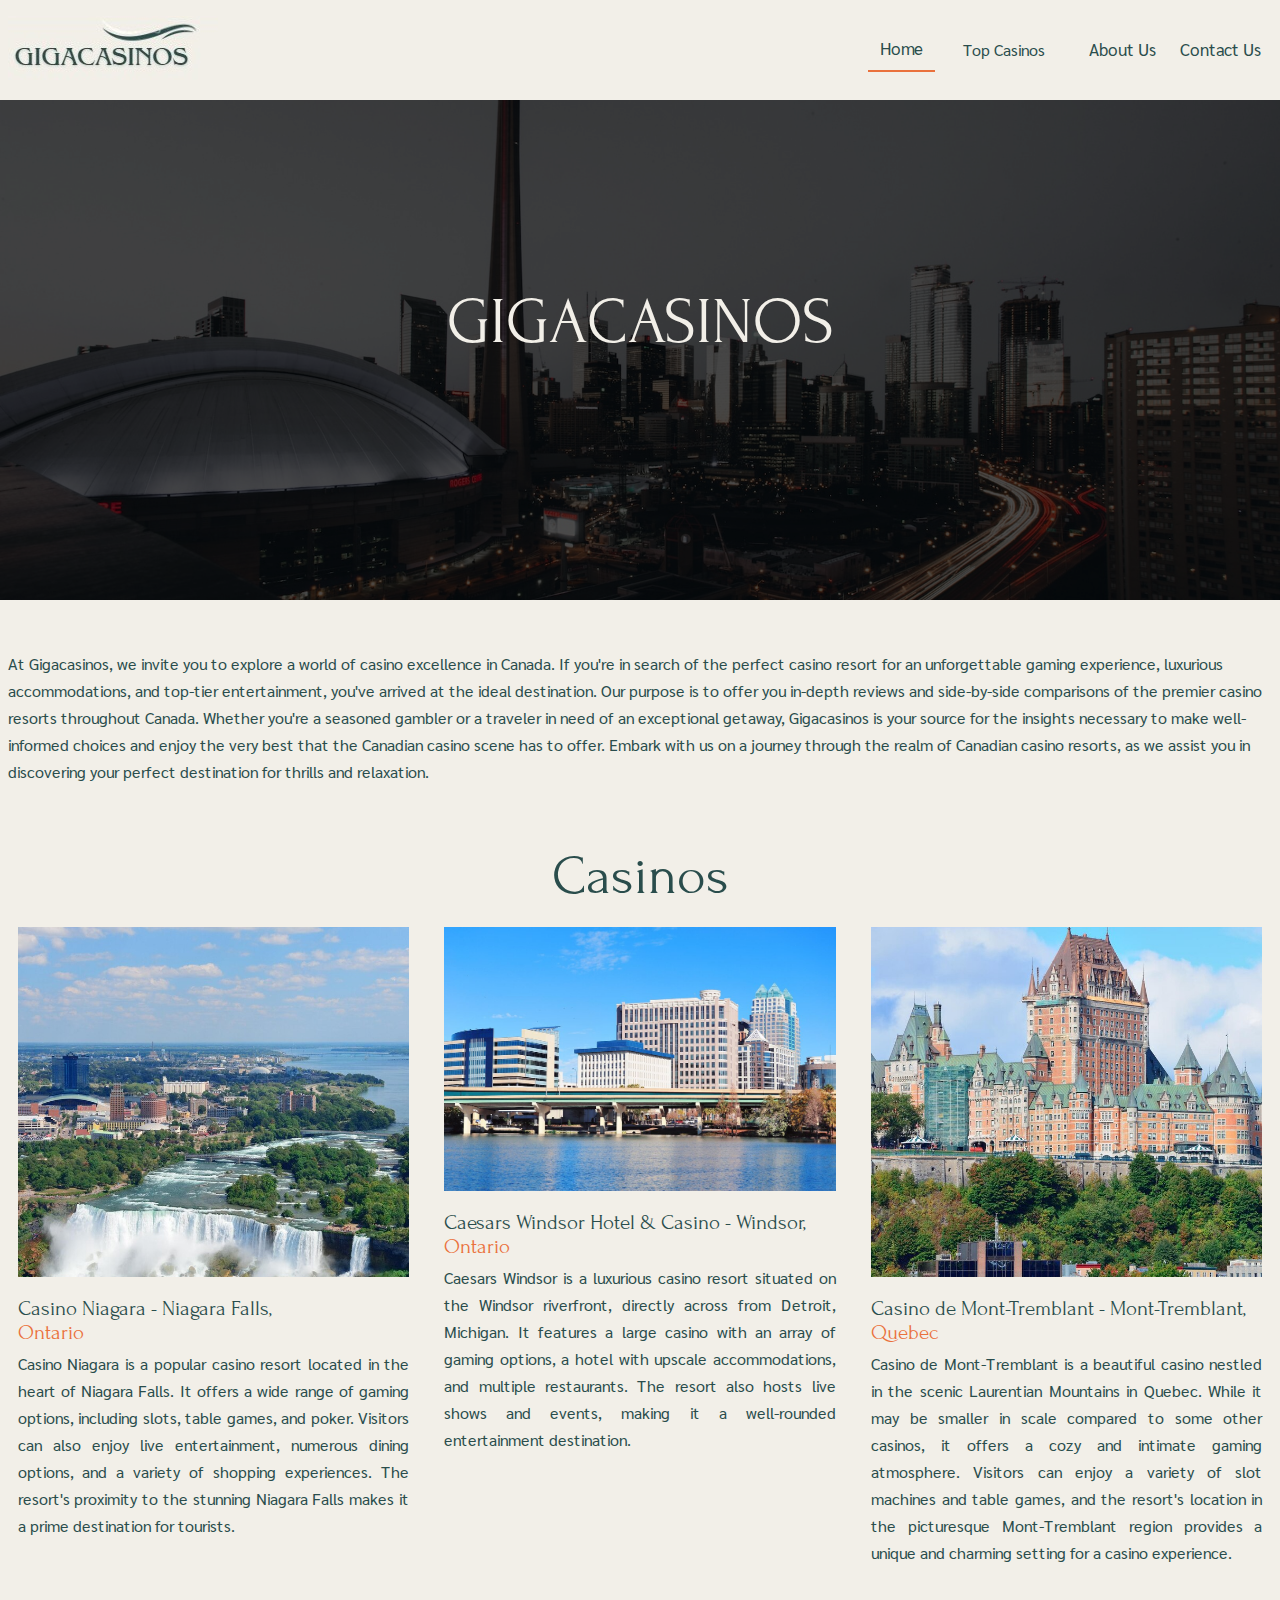
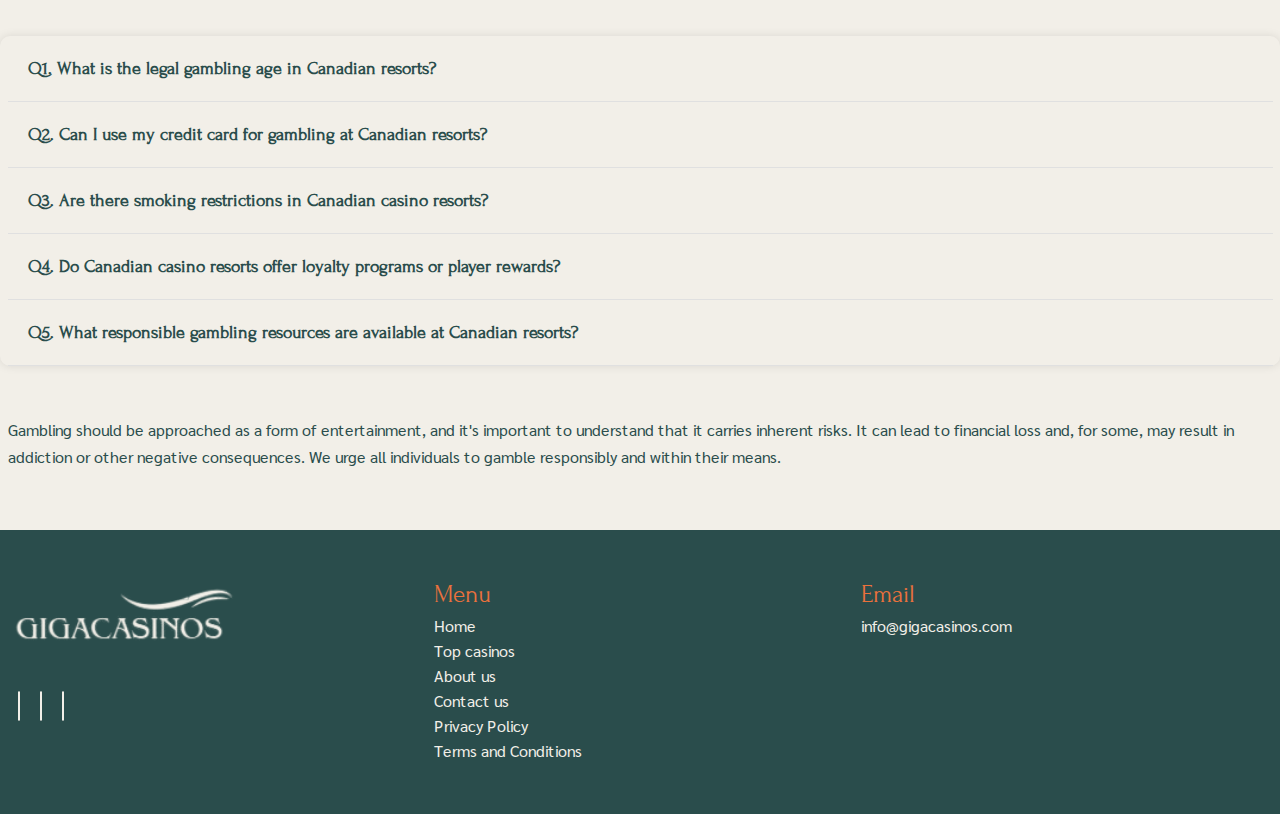
<file: index.html>
<!doctype html>
<html lang="en">

<head>
  <meta charset="utf-8">
  <meta name="viewport" content="width=device-width, initial-scale=1">
  <link rel="stylesheet" href="https://cdnjs.cloudflare.com/ajax/libs/font-awesome/6.4.0/css/all.min.css"
    integrity="sha512-iecdLmaskl7CVkqkXNQ/ZH/XLlvWZOJyj7Yy7tcenmpD1ypASozpmT/E0iPtmFIB46ZmdtAc9eNBvH0H/ZpiBw=="
    crossorigin="anonymous" referrerpolicy="no-referrer" />
  <link href="https://unpkg.com/aos@2.3.1/dist/aos.css" rel="stylesheet">
  <link rel="stylesheet" href="css/bootstrap.css">
  <link rel="stylesheet" href="css/style.css">
  <link rel="stylesheet" href="css/responsive.css">
  <link rel="icon" href="images/favicon.png" type="image/x-icon">
  <title>Home</title>
</head>

<body>
  <!-- site-header start -->
  <header class="site-header">
    <div class="container">
      <div class="site-logo">
        <a href="index.html"><img src="images/header-logo.jpg" alt="site-logo"></a>
      </div>

      <nav class="site-nav">
        <ul>
          <li><a href="index.html" class="menu active">Home</a></li>
          <div class="dropdown">
            <a href="top-casinos.html"><button class="dropbtn menu active">Top Casinos <i class="fa-solid fa-caret-down"
                  style="color: #ea713c; padding-left: 4px;"></i></button></a>
            <div class="dropdown-content">
              <a href="caesars-windsor.html">Caesars Windsor</a>
              <a href="casino-niagara.html">Casino Niagara</a>
              <a href="casinode-monttremblant.html">Casino de Mont-Tremblant</a>
              <a href="casino-ramaresort.html">Casino Rama Resort</a>
              <a href="riverock-casino.html">River Rock Casino Resort</a>
              <a href="casino-dulacleamy.html">Casino du Lac-Leamy</a>
              <a href="fallsview-casino.html">Fallsview Casino Resort</a>
              <a href="hard-rock.html">Hard Rock Casino Vancouver</a>
            </div>
          </div>
          <li><a href="about-us.html">About us</a></li>
          <li><a href="contact-us.html">Contact us</a></li>
          <li class="closed-menu">
            <a href="#">×</a>
          </li>
        </ul>
      </nav>
      <div class="menu-toggle">
        <div class="bar-1"></div>
        <div class="bar-2"></div>
        <div class="bar-3"></div>
      </div>


    </div>
  </header>
  <!-- site header end -->

  <!-- site banner start -->
  <section class="banner-section">
    <div class="container">
      <div class="row">
        <div class="banner__text">
          <h1>GIGACASINOS</h1>
        </div>
      </div>
    </div>
  </section>

  <!-- site banner end -->

  <!-- site starttext start -->
  <section class="starttext space">
    <div class="container">
      <div class="starttext__content">
        <p>At Gigacasinos, we invite you to explore a world of casino excellence in Canada. If you're in
          search of the perfect casino resort for an unforgettable gaming experience, luxurious
          accommodations, and top-tier entertainment, you've arrived at the ideal destination. Our
          purpose is to offer you in-depth reviews and side-by-side comparisons of the premier casino
          resorts throughout Canada. Whether you're a seasoned gambler or a traveler in need of an
          exceptional getaway, Gigacasinos is your source for the insights necessary to make well-
          informed choices and enjoy the very best that the Canadian casino scene has to offer.
          Embark with us on a journey through the realm of Canadian casino resorts, as we assist you
          in discovering your perfect destination for thrills and relaxation.</p>
      </div>
    </div>
  </section>
  <!-- site starttext end -->

  <!-- site threetiles start -->
  <section class="threetiles">
    <div class="container">
      <div class="threetiles-title">
        <h2>Casinos</h2>
      </div>
      <div class="row">
        <div class="col-lg-4 col-sm-12">
          <div class="threetiles-card">
            <div class="threetiles-img">
              <a href="casino-niagara.html" target="_blank"><img src="images/threetilescard1.jpeg" class="img-fluid"
                  alt="threetilescard1"></a>
            </div>
            <div class="threetilescard-inner">
              <a href="casino-niagara.html" target="_blank">
                <h3>Casino Niagara - Niagara Falls,
                  <span>Ontario</span>
                </h3>
              </a>
              <p>Casino Niagara is a popular casino resort
                located in the heart of Niagara Falls. It offers a wide range of gaming options,
                including slots, table games, and poker. Visitors can also enjoy live entertainment,
                numerous dining options, and a variety of shopping experiences. The resort&#39;s
                proximity to the stunning Niagara Falls makes it a prime destination for tourists.</p>
            </div>
          </div>
        </div>
        <div class="col-lg-4 col-sm-12">
          <div class="threetiles-card">
            <div class="threetiles-img">
              <a href="caesars-windsor.html" target="_blank"><img src="images/threetilescard2.jpeg" class="img-fluid"
                  alt="threetilescard2"></a>
            </div>
            <div class="threetilescard-inner">
              <a href="caesars-windsor.html" target="_blank">
                <h3>Caesars Windsor Hotel & Casino - Windsor,
                  <span>Ontario</span>
                </h3>
              </a>
              <p>Caesars Windsor is a luxurious
                casino resort situated on the Windsor riverfront, directly across from Detroit,
                Michigan. It features a large casino with an array of gaming options, a hotel with
                upscale accommodations, and multiple restaurants. The resort also hosts live shows
                and events, making it a well-rounded entertainment destination.</p>
            </div>
          </div>
        </div>
        <div class="col-lg-4  col-sm-12">
          <div class="threetiles-card">
            <div class="threetiles-img">
              <a href="casinode-monttremblant.html" target="_blank"><img src="images/threetilescard3.jpg"
                  class="img-fluid" alt="threetilescard3"></a>
            </div>
            <div class="threetilescard-inner">
              <a href="casinode-monttremblant.html" target="_blank">
                <h3>Casino de Mont-Tremblant - Mont-Tremblant,
                  <span>Quebec</span>
                </h3>
              </a>
              <p>Casino de Mont-Tremblant is
                a beautiful casino nestled in the scenic Laurentian Mountains in Quebec. While it
                may be smaller in scale compared to some other casinos, it offers a cozy and
                intimate gaming atmosphere. Visitors can enjoy a variety of slot machines and table
                games, and the resort's location in the picturesque Mont-Tremblant region provides
                a unique and charming setting for a casino experience.</p>
            </div>
          </div>
        </div>
      </div>
    </div>
  </section>
  <!-- site threetiles end -->

  <!-- site Faqsection start -->
  <div class="faq-section">
    <div class="container">
      <div class="row">
        <div class="faq-page">
          <div class="faq-item">
            <div class="faq-question">Q1. What is the legal gambling age in Canadian resorts?</div>
            <div class="icon-container"><i class="fas fa-chevron-right"></i></div>
          </div>
          <div class="faq-answer">
            <p>The legal gambling age in Canada varies by province and territory, but it
              typically ranges from 18 to 19 years old. It's essential to confirm the age
              requirement for the specific resort you plan to visit before you go.</p>
          </div>
          <div class="faq-item">
            <div class="faq-question">Q2. Can I use my credit card for gambling at Canadian resorts?</div>
            <div class="icon-container"><i class="fas fa-chevron-right"></i></div>
          </div>
          <div class="faq-answer">
            <p>Most Canadian casino resorts accept credit cards for various services, but it&#39;s
              crucial to check their specific policies regarding using credit cards for
              gambling. Some resorts may have restrictions or offer alternatives like
              prepaid cards or cash.</p>
          </div>
          <div class="faq-item">
            <div class="faq-question">Q3. Are there smoking restrictions in Canadian casino resorts?
            </div>
            <div class="icon-container"><i class="fas fa-chevron-right"></i></div>
          </div>
          <div class="faq-answer">
            <p>Smoking regulations within Canadian casino resorts differ depending on the
              province and resort. Some have designated smoking areas, while others are
              entirely smoke-free. Be sure to inquire about their smoking policies to ensure
              a comfortable experience.</p>
          </div>
          <div class="faq-item">
            <div class="faq-question">Q4. Do Canadian casino resorts offer loyalty programs or player rewards?
            </div>
            <div class="icon-container"><i class="fas fa-chevron-right"></i></div>
          </div>
          <div class="faq-answer">
            <p>Many Canadian resorts have loyalty programs that reward frequent gamblers
              with various perks, such as complimentary rooms, dining discounts, and
              exclusive event invitations. It's worthwhile to sign up for these programs if
              you plan to visit a resort regularly..</p>
          </div>
          <div class="faq-item">
            <div class="faq-question">Q5. What responsible gambling resources are available at Canadian resorts?
            </div>
            <div class="icon-container"><i class="fas fa-chevron-right"></i></div>
          </div>
          <div class="faq-answer">
            <p>Canadian casino resorts are committed to promoting responsible gambling.
              They typically offer resources like self-exclusion programs, information on
              problem gambling helplines, and on-site staff trained to assist individuals in
              need. If you or someone you know is struggling with gambling issues, don't
              hesitate to seek help.</p>
          </div>
        </div>
      </div>
    </div>
  </div>
  <!-- site Faqsection end -->


  <!-- site starttext start -->
  <section class="starttext space">
    <div class="container">
      <div class="starttext__content">
        <p>Gambling should be approached as a form of entertainment, and it&#39;s important to
          understand that it carries inherent risks. It can lead to financial loss and, for some, may
          result in addiction or other negative consequences. We urge all individuals to gamble
          responsibly and within their means.</p>
      </div>
    </div>
  </section>
  <!-- site starttext end -->


  <!-- site footer start -->
  <div class="footer">
    <div class="container">
      <div class="row">
        <div class="col-lg-4 col-md-4 col-sm-12">
          <div class="footer-logo">
            <a href="index.html"><img src="images/footerlogo.png" alt="footerlogo" class="img-fluid"></a>
          </div>
          <div class="social-signals">
            <i class="fa-brands fa-facebook-f"></i>
            <i class="fa-brands fa-instagram"></i>
            <i class="fa-brands fa-twitter"></i>
          </div>
        </div>
        <div class="col-lg-4 col-md-4 col-sm-12">
          <div class="footer-links">
            <h3>Menu</h3>
            <ul>
              <li><a href="index.html">Home</a></li>
              <li><a href="top-casinos.html">Top casinos</a></li>
              <li><a href="about-us.html">About us</a></li>
              <li><a href="contact-us.html">Contact us</a></li>
              <li><a href="privacy-policy.html">Privacy Policy</a></li>
              <li><a href="terms-conditions.html">Terms and Conditions</a></li>
            </ul>
          </div>
        </div>
        <div class="col-lg-4 col-md-4 col-sm-12">
          <div class="footer-adresse">
            <h3>Email</h3>
            <div class="footer-mails">
              <div class="mails-names">
                <a href="mailto:info@gigacasinos.com">info@gigacasinos.com</a>
              </div>
            </div>
          </div>
        </div>
      </div>
    </div>
  </div>
  <!-- site footer end -->




  <script src="js/bootstrap.js"></script>
  <script src="js/jquery.js"></script>
  <script src="js/faq.js"></script>


  <script>
    $(document).ready(function () {
      $(".menu-toggle").click(function () {
        $("body").addClass("toggle");
      });
    });

    $(document).ready(function () {
      $(".closed-menu").click(function () {
        $("body").removeClass("toggle");
      });
    });
  </script>

  <script>
    $(document).ready(function () {
      $(window).scroll(function () {
        var header = $("header");
        header.toggleClass("sticky", $(window).scrollTop() > 0);
      });
    });
  </script>


</body>

</html>
</file>
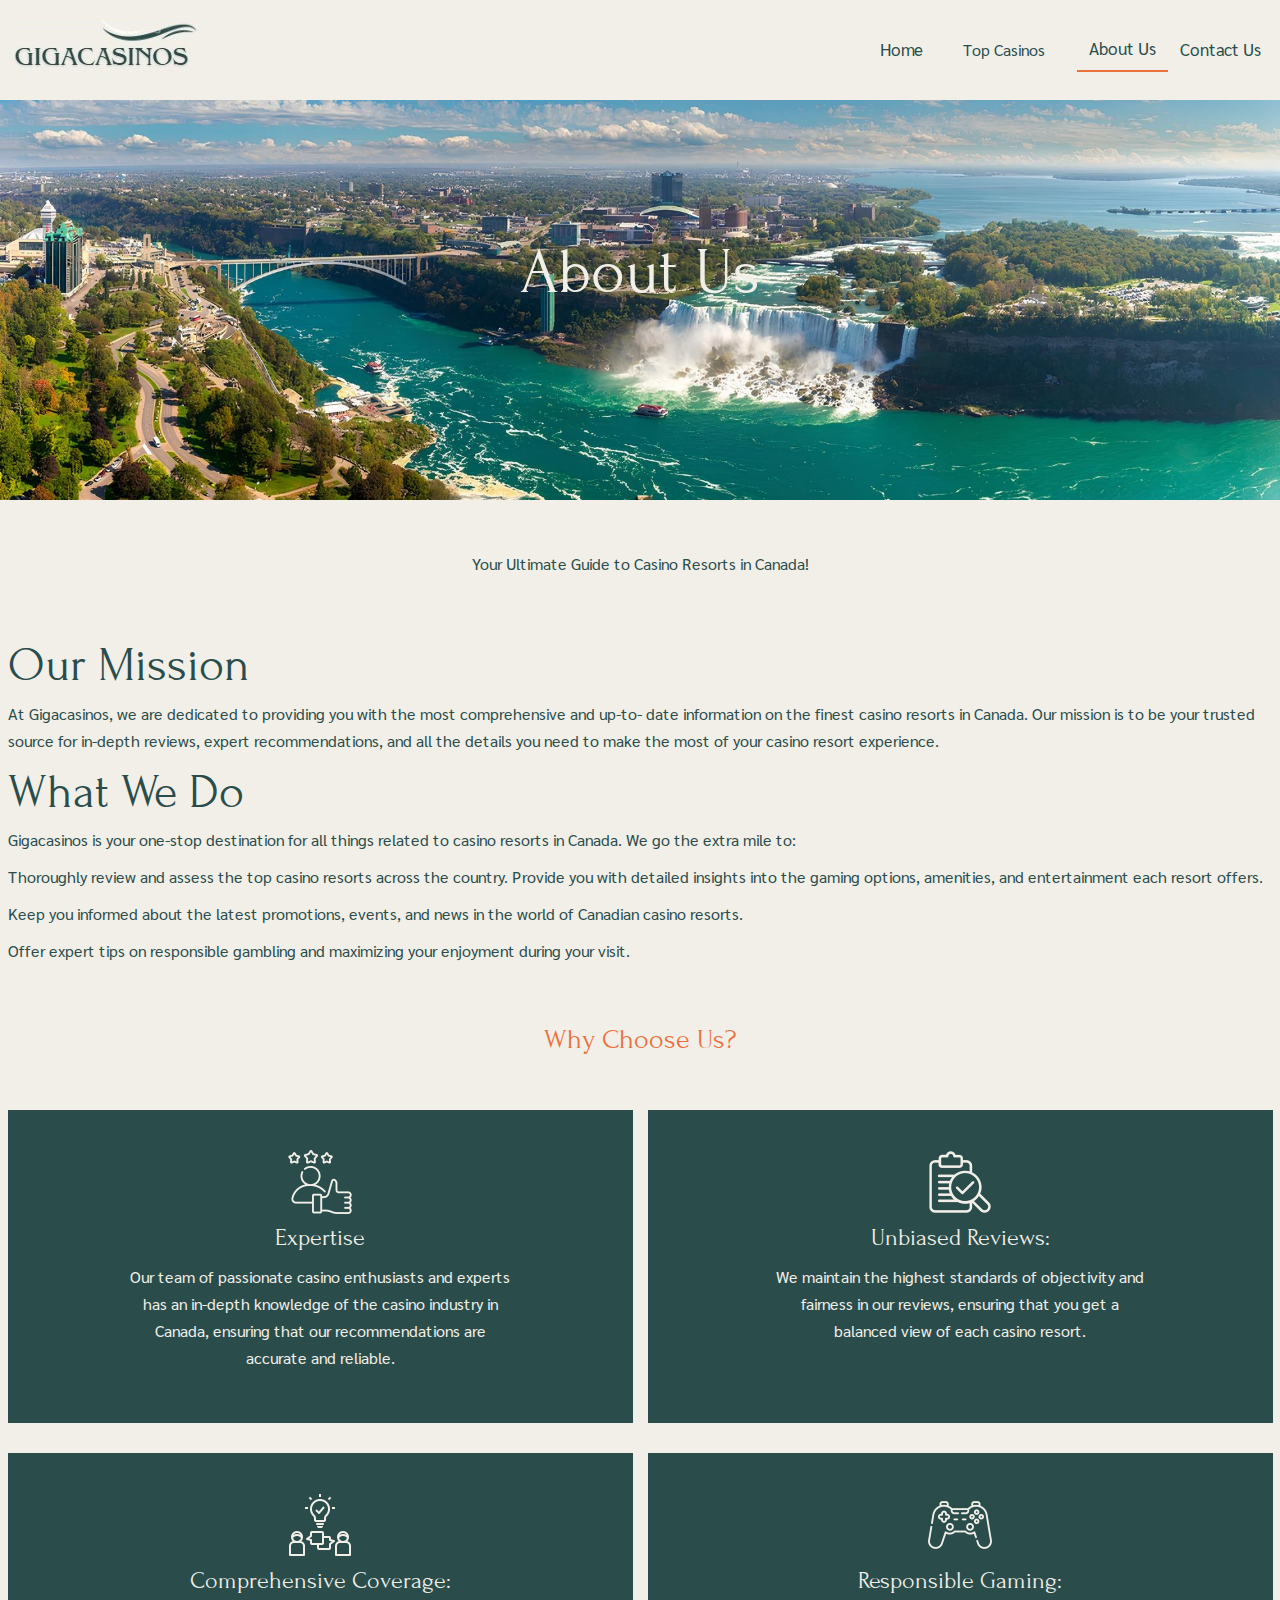
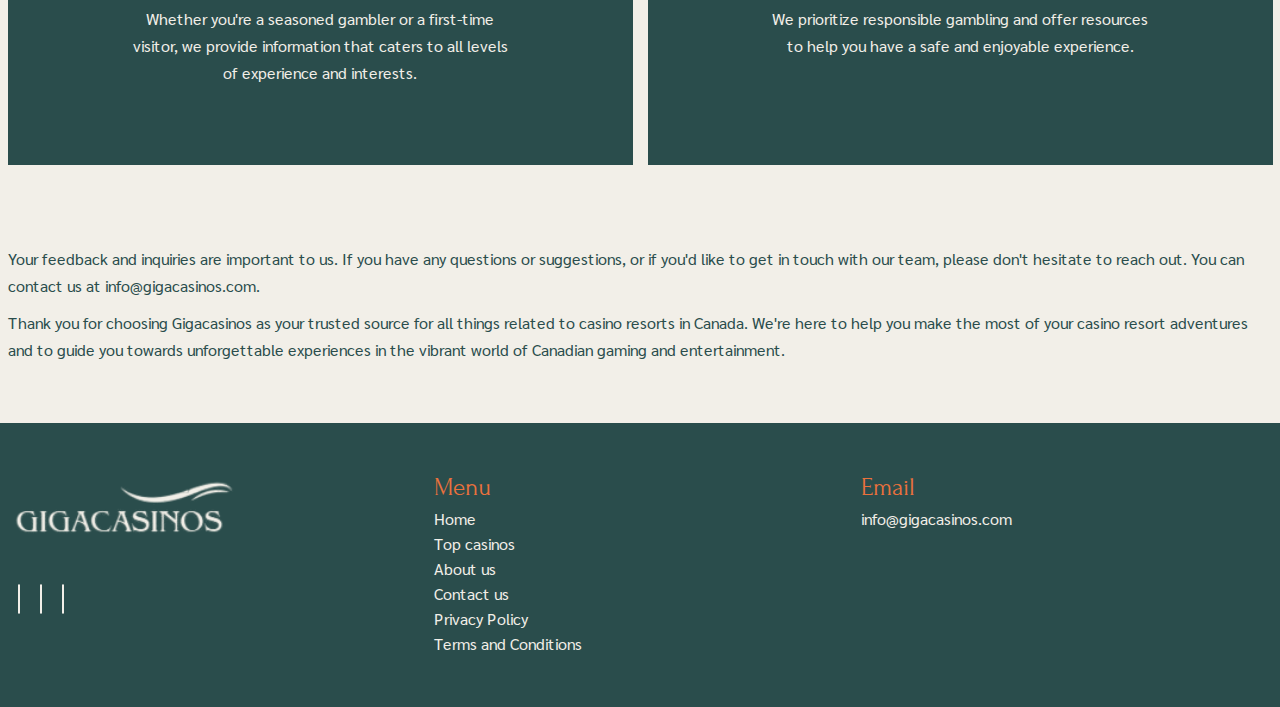
<file: about-us.html>
<!doctype html>
<html lang="en">

<head>
    <meta charset="utf-8">
    <meta name="viewport" content="width=device-width, initial-scale=1">
    <link rel="stylesheet" href="https://cdnjs.cloudflare.com/ajax/libs/font-awesome/6.4.0/css/all.min.css"
        integrity="sha512-iecdLmaskl7CVkqkXNQ/ZH/XLlvWZOJyj7Yy7tcenmpD1ypASozpmT/E0iPtmFIB46ZmdtAc9eNBvH0H/ZpiBw=="
        crossorigin="anonymous" referrerpolicy="no-referrer" />
    <link href="https://unpkg.com/aos@2.3.1/dist/aos.css" rel="stylesheet">
    <link rel="stylesheet" href="css/bootstrap.css">
    <link rel="stylesheet" href="css/style.css">
    <link rel="stylesheet" href="css/responsive.css">
    <link rel="icon" href="images/favicon.png" type="image/x-icon">
    <title>About us</title>
</head>

<body>
    <!-- site-header start -->
    <header class="site-header">
        <div class="container">
            <div class="site-logo">
                <a href="index.html"><img src="images/header-logo.jpg" alt="site-logo"></a>
            </div>

            <nav class="site-nav">
                <ul>
                    <li><a href="index.html">Home</a></li>
                    <div class="dropdown">
                        <a href="top-casinos.html"><button class="dropbtn menu active">Top Casinos <i
                                    class="fa-solid fa-caret-down"
                                    style="color: #ea713c; padding-left: 4px;"></i></button></a>
                        <div class="dropdown-content">
                            <a href="caesars-windsor.html">Caesars Windsor</a>
                            <a href="casino-niagara.html">Casino Niagara</a>
                            <a href="casinode-monttremblant.html">Casino de Mont-Tremblant</a>
                            <a href="casino-ramaresort.html">Casino Rama Resort</a>
                            <a href="riverock-casino.html">River Rock Casino Resort</a>
                            <a href="casino-dulacleamy.html">Casino du Lac-Leamy</a>
                            <a href="fallsview-casino.html">Fallsview Casino Resort</a>
                            <a href="hard-rock.html">Hard Rock Casino Vancouver</a>
                        </div>
                    </div>
                    <li><a href="about-us.html" class="menu active">About us</a></li>
                    <li><a href="contact-us.html">Contact us</a></li>
                    <li class="closed-menu">
                        <a href="#">×</a>
                    </li>
                </ul>
            </nav>
            <div class="menu-toggle">
                <div class="bar-1"></div>
                <div class="bar-2"></div>
                <div class="bar-3"></div>
            </div>


        </div>
    </header>
    <!-- site header end -->

    <!-- site aboutusbanner start -->
    <section class="aboutus">
        <div class="container">
            <div class="row">
                <div class="banner__text">
                    <h1>About Us</h1>
                </div>
            </div>
        </div>
    </section>

    <!-- site aboutusbanner end -->


    <!-- site starttext start -->
    <section class="starttext space">
        <div class="container">
            <div class="starttext__content">
                <p class="text-center">Your Ultimate Guide to Casino Resorts in Canada!</p>
            </div>
        </div>
    </section>
    <!-- site starttext end -->

    <!-- site mission start -->
    <section class="starttext  about">
        <div class="container">
            <div class="starttext__content aboutus">
                <h4>Our Mission</h4>
                <p>At Gigacasinos, we are dedicated to providing you with the most comprehensive and up-to-
                    date information on the finest casino resorts in Canada. Our mission is to be your trusted
                    source for in-depth reviews, expert recommendations, and all the details you need to make
                    the most of your casino resort experience.</p>
            </div>
            <div class="starttext__content aboutus">
                <h4>What We Do</h4>
                <p>Gigacasinos is your one-stop destination for all things related to casino resorts in Canada.
                    We go the extra mile to:</p>
                <p>Thoroughly review and assess the top casino resorts across the country.
                    Provide you with detailed insights into the gaming options, amenities, and entertainment
                    each resort offers.</p>
                <p>Keep you informed about the latest promotions, events, and news in the world of Canadian
                    casino resorts.</p>
                <p>Offer expert tips on responsible gambling and maximizing your enjoyment during your visit.</p>
            </div>
        </div>
    </section>
    <!-- site mission end -->

    <!-- site choose start -->
    <section class="choose-main">
        <div class="container">
            <div class="choose-head">
                <h3 class="text-center">Why Choose Us?</h3>
            </div>
            <div class="row">
                <div class="col-lg-6 col-md-6 col-sm-12">
                    <div class="item"><img src="images/topicon1.png" alt="topicon1">
                        <h5>Expertise</h5>
                        <p>Our team of passionate casino enthusiasts and experts has an in-depth knowledge of the
                            casino industry in Canada, ensuring that our recommendations are accurate and reliable.</p>
                        <div class="shape"> <span class="flaticon-hamburger-1"></span> </div>
                    </div>
                </div>
                <div class="col-lg-6 col-md-6 col-sm-12">
                    <div class="item"><img src="images/topicon2.png" alt="topicon2">
                        <h5>Unbiased Reviews:</h5>
                        <p>We maintain the highest standards of objectivity and fairness in our
                            reviews, ensuring that you get a balanced view of each casino resort.</p>
                        <div class="shape"> <span class="flaticon-hamburger-1"></span> </div>
                    </div>
                </div>
                <div class="col-lg-6 col-md-6 col-sm-12">
                    <div class="item"><img src="images/topicon3.png" alt="topicon3">
                        <h5>Comprehensive Coverage:</h5>
                        <p>Whether you&#39;re a seasoned gambler or a first-time visitor, we
                            provide information that caters to all levels of experience and interests.</p>
                        <div class="shape"> <span class="flaticon-hamburger-1"></span> </div>
                    </div>
                </div>
                <div class="col-lg-6 col-md-6 col-sm-12">
                    <div class="item"><img src="images/topicon4.png" alt="topicon4">
                        <h5>Responsible Gaming:</h5>
                        <p>We prioritize responsible gambling and offer resources to help you
                            have a safe and enjoyable experience.</p>
                        <div class="shape"> <span class="flaticon-hamburger-1"></span> </div>
                    </div>
                </div>
            </div>
        </div>
    </section>
    <!-- site choose end -->
    <!-- site starttext start -->
    <section class="starttext space">
        <div class="container">
            <div class="starttext__content">
                <p>Your feedback and inquiries are important to us. If you have any questions or suggestions,
                    or if you&#39;d like to get in touch with our team, please don&#39;t hesitate to reach out. You can
                    contact us at info@gigacasinos.com.</p>
                <p>Thank you for choosing Gigacasinos as your trusted source for all things related to casino
                    resorts in Canada. We&#39;re here to help you make the most of your casino resort adventures
                    and to guide you towards unforgettable experiences in the vibrant world of Canadian
                    gaming and entertainment.</p>
            </div>
        </div>
    </section>
    <!-- site starttext end -->


    <!-- site footer start -->
    <div class="footer">
        <div class="container">
            <div class="row">
                <div class="col-lg-4 col-md-4 col-sm-12">
                    <div class="footer-logo">
                        <a href="index.html"><img src="images/footerlogo.png" alt="footerlogo" class="img-fluid"></a>
                    </div>
                    <div class="social-signals">
                        <i class="fa-brands fa-facebook-f"></i>
                        <i class="fa-brands fa-instagram"></i>
                        <i class="fa-brands fa-twitter"></i>
                    </div>
                </div>
                <div class="col-lg-4 col-md-4 col-sm-12">
                    <div class="footer-links">
                        <h3>Menu</h3>
                        <ul>
                            <li><a href="index.html">Home</a></li>
                            <li><a href="top-casinos.html">Top casinos</a></li>
                            <li><a href="about-us.html">About us</a></li>
                            <li><a href="contact-us.html">Contact us</a></li>
                            <li><a href="privacy-policy.html">Privacy Policy</a></li>
                            <li><a href="terms-conditions.html">Terms and Conditions</a></li>
                        </ul>
                    </div>
                </div>
                <div class="col-lg-4 col-md-4 col-sm-12">
                    <div class="footer-adresse">
                        <h3>Email</h3>
                        <div class="footer-mails">
                            <div class="mails-names">
                                <a href="mailto:info@gigacasinos.com">info@gigacasinos.com</a>
                            </div>
                        </div>
                    </div>
                </div>
            </div>
        </div>
    </div>
    <!-- site footer end -->

    <script src="js/bootstrap.js"></script>
    <script src="js/jquery.js"></script>


    <script>
        $(document).ready(function () {
            $(".menu-toggle").click(function () {
                $("body").addClass("toggle");
            });
        });

        $(document).ready(function () {
            $(".closed-menu").click(function () {
                $("body").removeClass("toggle");
            });
        });
    </script>

    <script>
        $(document).ready(function () {
            $(window).scroll(function () {
                var header = $("header");
                header.toggleClass("sticky", $(window).scrollTop() > 0);
            });
        });
    </script>


</body>

</html>
</file>
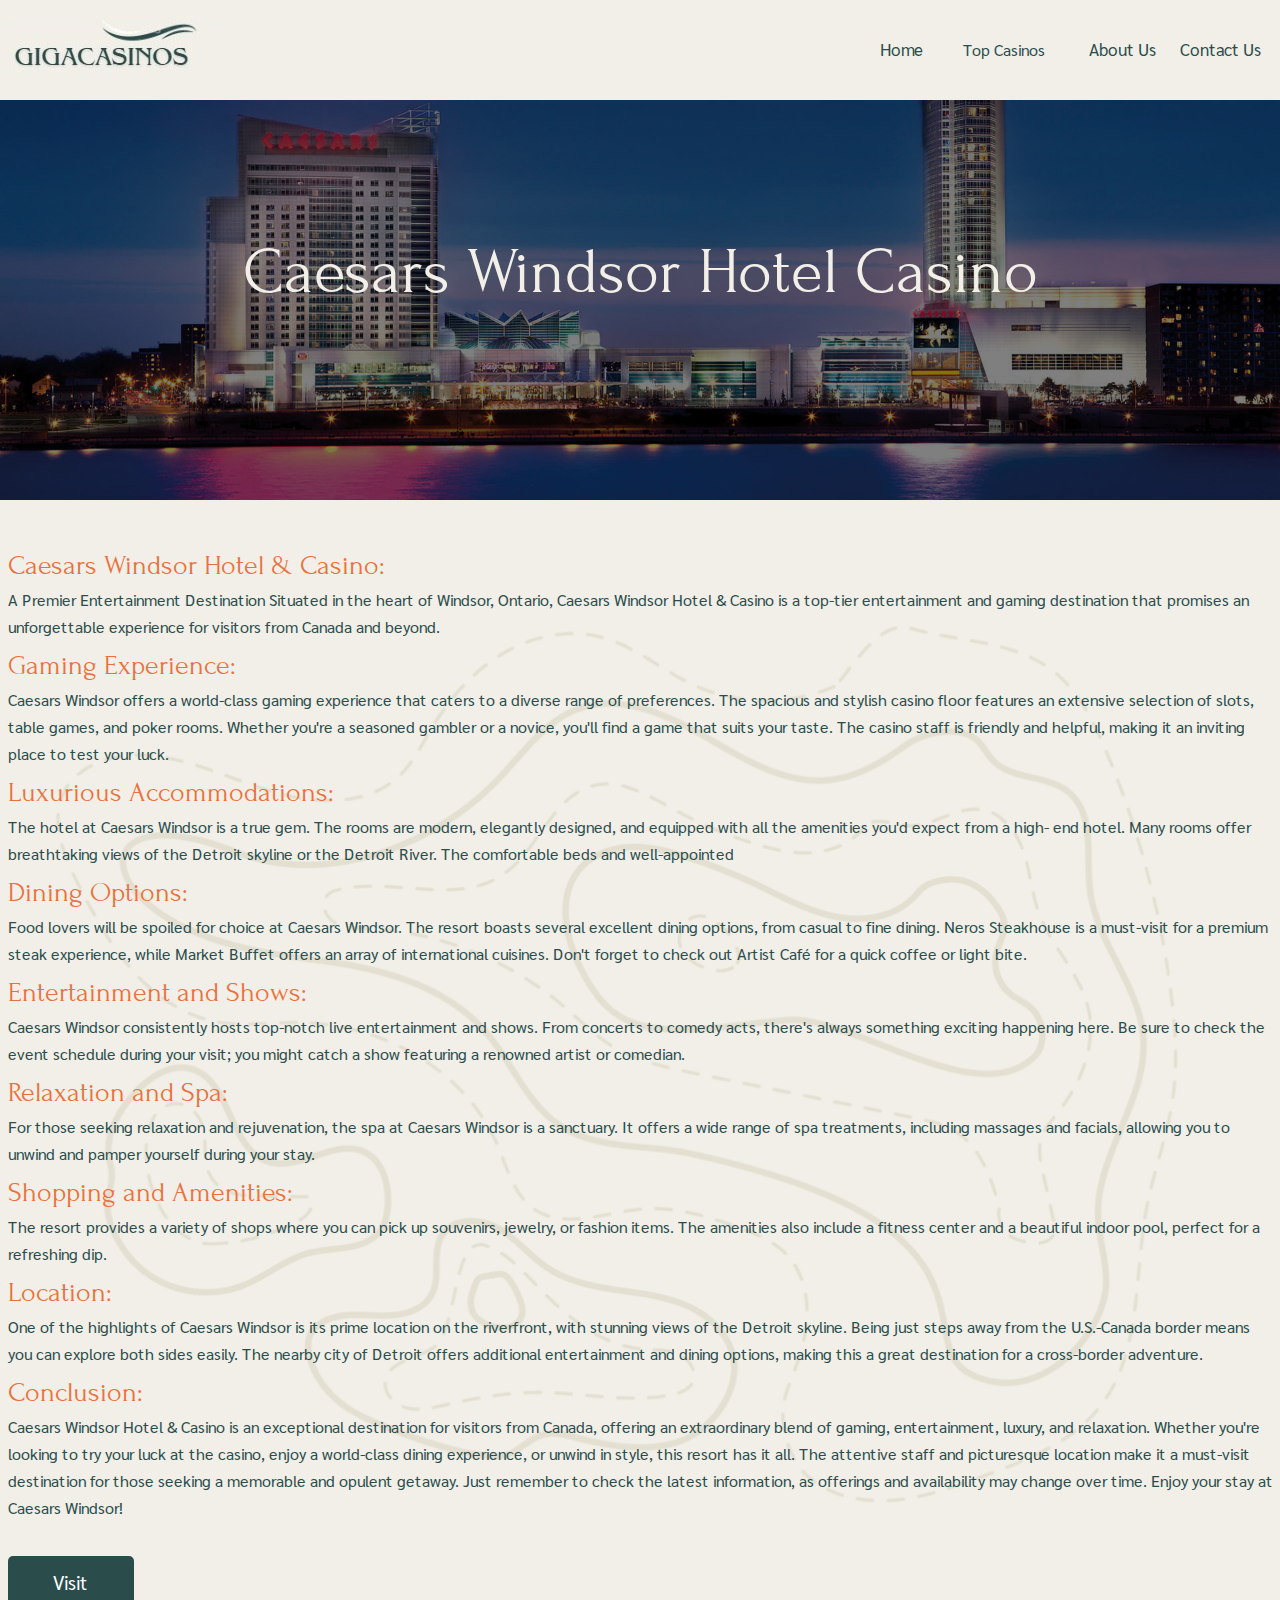
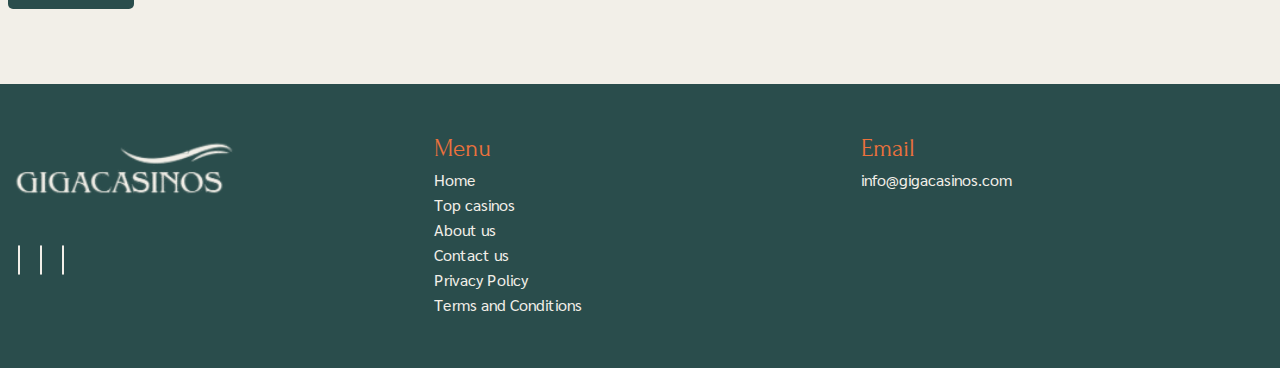
<file: caesars-windsor.html>
<!doctype html>
<html lang="en">

<head>
  <meta charset="utf-8">
  <meta name="viewport" content="width=device-width, initial-scale=1">
  <link rel="stylesheet" href="https://cdnjs.cloudflare.com/ajax/libs/font-awesome/6.4.0/css/all.min.css"
    integrity="sha512-iecdLmaskl7CVkqkXNQ/ZH/XLlvWZOJyj7Yy7tcenmpD1ypASozpmT/E0iPtmFIB46ZmdtAc9eNBvH0H/ZpiBw=="
    crossorigin="anonymous" referrerpolicy="no-referrer" />
  <link href="https://unpkg.com/aos@2.3.1/dist/aos.css" rel="stylesheet">
  <link rel="stylesheet" href="css/bootstrap.css">
  <link rel="stylesheet" href="css/style.css">
  <link rel="stylesheet" href="css/responsive.css">
  <link rel="icon" href="images/favicon.png" type="image/x-icon">
  <title>Caesars Windsor Hotel</title>
</head>

<body>
  <!-- site-header start -->
  <header class="site-header">
    <div class="container">
      <div class="site-logo">
        <a href="index.html"><img src="images/header-logo.jpg" alt="site-logo"></a>
      </div>
      <nav class="site-nav">
        <ul>
          <li><a href="index.html">Home</a></li>
          <div class="dropdown">
            <a href="top-casinos.html"><button class="dropbtn menu active">Top Casinos <i class="fa-solid fa-caret-down"
                  style="color: #ea713c; padding-left: 4px;"></i></button></a>
            <div class="dropdown-content">
              <a href="caesars-windsor.html">Caesars Windsor</a>
              <a href="casino-niagara.html">Casino Niagara</a>
              <a href="casinode-monttremblant.html">Casino de Mont-Tremblant</a>
              <a href="casino-ramaresort.html">Casino Rama Resort</a>
              <a href="riverock-casino.html">River Rock Casino Resort</a>
              <a href="casino-dulacleamy.html">Casino du Lac-Leamy</a>
              <a href="fallsview-casino.html">Fallsview Casino Resort</a>
              <a href="hard-rock.html">Hard Rock Casino Vancouver</a>
            </div>
          </div>
          <li><a href="about-us.html">About us</a></li>
          <li><a href="contact-us.html">Contact us</a></li>
          <li class="closed-menu">
            <a href="#">×</a>
          </li>
        </ul>
      </nav>
      <div class="menu-toggle">
        <div class="bar-1"></div>
        <div class="bar-2"></div>
        <div class="bar-3"></div>
      </div>


    </div>
  </header>
  <!-- site header end -->

  <!-- site-windsorbanner-start -->
  <section class="windsor-banner">
    <div class="container">
      <div class="row">
        <div class="banner__text">
          <h1>Caesars Windsor Hotel Casino</h1>
        </div>
      </div>
    </div>
  </section>

  <!-- site-windsorbanner-end -->

  <!-- site-casinodetail-start -->
  <div class="casinodetail">
    <div class="container">
      <div class="row">
        <div class="col-12">
          <div class="casinodetail-text">
            <h3>Caesars Windsor Hotel & Casino: </h3>
            <p>A Premier Entertainment Destination Situated in the heart of Windsor, Ontario, Caesars Windsor Hotel
              &amp; Casino is a top-tier
              entertainment and gaming destination that promises an unforgettable experience for
              visitors from Canada and beyond.</p>
            <h3>Gaming Experience:</h3>
            <p>Caesars Windsor offers a world-class gaming experience that caters to
              a diverse range of preferences. The spacious and stylish casino floor features an extensive
              selection of slots, table games, and poker rooms. Whether you&#39;re a seasoned gambler or a
              novice, you&#39;ll find a game that suits your taste. The casino staff is friendly and helpful,
              making it an inviting place to test your luck.</p>
            <h3>Luxurious Accommodations:</h3>
            <p>The hotel at Caesars Windsor is a true gem. The rooms are
              modern, elegantly designed, and equipped with all the amenities you&#39;d expect from a high-
              end hotel. Many rooms offer breathtaking views of the Detroit skyline or the Detroit River.
              The comfortable beds and well-appointed</p>
            <h3>Dining Options:</h3>
            <p>Food lovers will be spoiled for choice at Caesars Windsor. The resort boasts
              several excellent dining options, from casual to fine dining. Neros Steakhouse is a must-visit
              for a premium steak experience, while Market Buffet offers an array of international
              cuisines. Don&#39;t forget to check out Artist Café for a quick coffee or light bite.</p>
            <h3>Entertainment and Shows:</h3>
            <p>Caesars Windsor consistently hosts top-notch live entertainment
              and shows. From concerts to comedy acts, there&#39;s always something exciting happening
              here. Be sure to check the event schedule during your visit; you might catch a show
              featuring a renowned artist or comedian.</p>
            <h3>Relaxation and Spa:</h3>
            <p>For those seeking relaxation and rejuvenation, the spa at Caesars
              Windsor is a sanctuary. It offers a wide range of spa treatments, including massages and
              facials, allowing you to unwind and pamper yourself during your stay.</p>
            <h3>Shopping and Amenities:</h3>
            <p>The resort provides a variety of shops where you can pick up
              souvenirs, jewelry, or fashion items. The amenities also include a fitness center and a
              beautiful indoor pool, perfect for a refreshing dip.</p>
            <h3>Location:</h3>
            <p>One of the highlights of Caesars Windsor is its prime location on the riverfront,
              with stunning views of the Detroit skyline. Being just steps away from the U.S.-Canada
              border means you can explore both sides easily. The nearby city of Detroit offers additional
              entertainment and dining options, making this a great destination for a cross-border
              adventure.</p>
            <h3>Conclusion:</h3>
            <p>Caesars Windsor Hotel &amp; Casino is an exceptional destination for visitors from
              Canada, offering an extraordinary blend of gaming, entertainment, luxury, and relaxation.
              Whether you&#39;re looking to try your luck at the casino, enjoy a world-class dining experience,
              or unwind in style, this resort has it all. The attentive staff and picturesque location make it
              a must-visit destination for those seeking a memorable and opulent getaway. Just
              remember to check the latest information, as offerings and availability may change over
              time. Enjoy your stay at Caesars Windsor!</p>
          </div>
          <div class="resturent-button new">
            <a href="https://www.caesars.com/caesars-windsor" target="_blank">Visit</a>
          </div>
        </div>
      </div>
    </div>
  </div>
  <!-- site-casinodetail-end -->

  <!-- site footer start -->
  <div class="footer">
    <div class="container">
      <div class="row">
        <div class="col-lg-4 col-md-4 col-sm-12">
          <div class="footer-logo">
            <a href="index.html"><img src="images/footerlogo.png" alt="footerlogo" class="img-fluid"></a>
          </div>
          <div class="social-signals">
            <i class="fa-brands fa-facebook-f"></i>
            <i class="fa-brands fa-instagram"></i>
            <i class="fa-brands fa-twitter"></i>
          </div>
        </div>
        <div class="col-lg-4 col-md-4 col-sm-12">
          <div class="footer-links">
            <h3>Menu</h3>
            <ul>
              <li><a href="index.html">Home</a></li>
              <li><a href="top-casinos.html">Top casinos</a></li>
              <li><a href="about-us.html">About us</a></li>
              <li><a href="contact-us.html">Contact us</a></li>
              <li><a href="privacy-policy.html">Privacy Policy</a></li>
              <li><a href="terms-conditions.html">Terms and Conditions</a></li>
            </ul>
          </div>
        </div>
        <div class="col-lg-4 col-md-4 col-sm-12">
          <div class="footer-adresse">
            <h3>Email</h3>
            <div class="footer-mails">
              <div class="mails-names">
                <a href="mailto:info@gigacasinos.com">info@gigacasinos.com</a>
              </div>
            </div>
          </div>
        </div>
      </div>
    </div>
  </div>
  <!-- site footer end -->


  <script src="js/bootstrap.js"></script>
  <script src="js/jquery.js"></script>


  <script>
    $(document).ready(function () {
      $(".menu-toggle").click(function () {
        $("body").addClass("toggle");
      });
    });

    $(document).ready(function () {
      $(".closed-menu").click(function () {
        $("body").removeClass("toggle");
      });
    });
  </script>

  <script>
    $(document).ready(function () {
      $(window).scroll(function () {
        var header = $("header");
        header.toggleClass("sticky", $(window).scrollTop() > 0);
      });
    });
  </script>


</body>

</html>
</file>
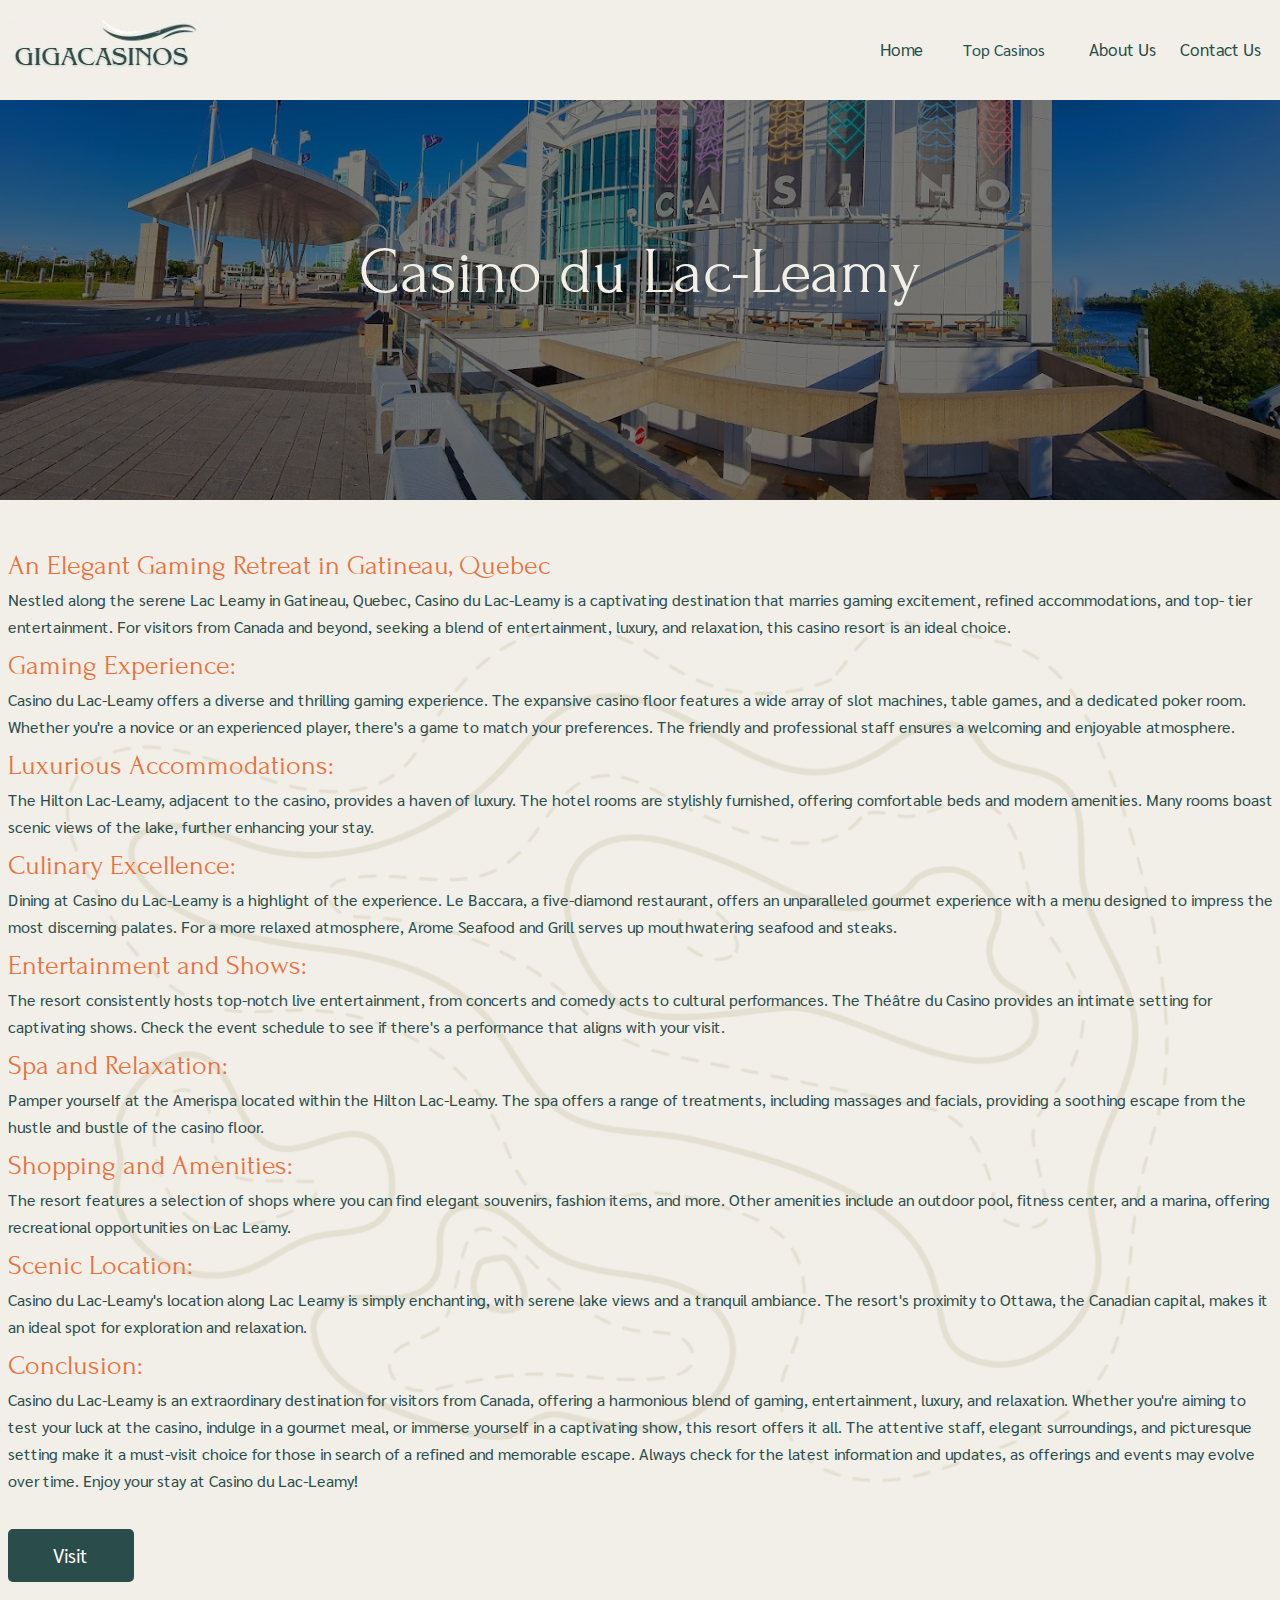
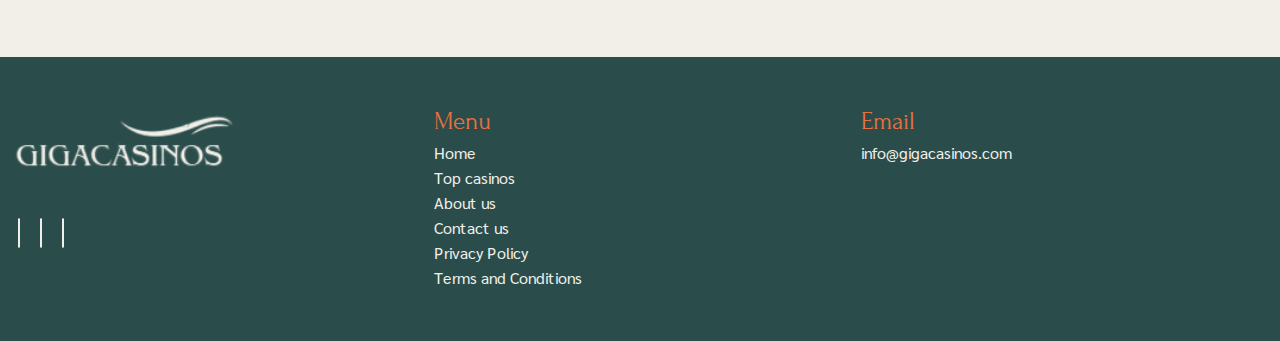
<file: casino-dulacleamy.html>
<!doctype html>
<html lang="en">

<head>
  <meta charset="utf-8">
  <meta name="viewport" content="width=device-width, initial-scale=1">
  <link rel="stylesheet" href="https://cdnjs.cloudflare.com/ajax/libs/font-awesome/6.4.0/css/all.min.css"
    integrity="sha512-iecdLmaskl7CVkqkXNQ/ZH/XLlvWZOJyj7Yy7tcenmpD1ypASozpmT/E0iPtmFIB46ZmdtAc9eNBvH0H/ZpiBw=="
    crossorigin="anonymous" referrerpolicy="no-referrer" />
  <link href="https://unpkg.com/aos@2.3.1/dist/aos.css" rel="stylesheet">
  <link rel="stylesheet" href="css/bootstrap.css">
  <link rel="stylesheet" href="css/style.css">
  <link rel="stylesheet" href="css/responsive.css">
  <link rel="icon" href="images/favicon.png" type="image/x-icon">
  <title>Casino du Lac-Leamy</title>
</head>

<body>
  <!-- site-header start -->
  <header class="site-header">
    <div class="container">
      <div class="site-logo">
        <a href="index.html"><img src="images/header-logo.jpg" alt="site-logo"></a>
      </div>
      <nav class="site-nav">
        <ul>
          <li><a href="index.html">Home</a></li>
          <div class="dropdown">
            <a href="top-casinos.html"><button class="dropbtn menu active">Top Casinos <i class="fa-solid fa-caret-down"
                  style="color: #ea713c; padding-left: 4px;"></i></button></a>
            <div class="dropdown-content">
              <a href="caesars-windsor.html">Caesars Windsor</a>
              <a href="casino-niagara.html">Casino Niagara</a>
              <a href="casinode-monttremblant.html">Casino de Mont-Tremblant</a>
              <a href="casino-ramaresort.html">Casino Rama Resort</a>
              <a href="riverock-casino.html">River Rock Casino Resort</a>
              <a href="casino-dulacleamy.html">Casino du Lac-Leamy</a>
              <a href="fallsview-casino.html">Fallsview Casino Resort</a>
              <a href="hard-rock.html">Hard Rock Casino Vancouver</a>
            </div>
          </div>
          <li><a href="about-us.html">About us</a></li>
          <li><a href="contact-us.html">Contact us</a></li>
          <li class="closed-menu">
            <a href="#">×</a>
          </li>
        </ul>
      </nav>
      <div class="menu-toggle">
        <div class="bar-1"></div>
        <div class="bar-2"></div>
        <div class="bar-3"></div>
      </div>
    </div>
  </header>
  <!-- site header end -->

  <!-- site-casinolacleamy-banner-start -->
  <section class="casinolacleamy-banner">
    <div class="container">
      <div class="row">
        <div class="banner__text">
          <h1>Casino du Lac-Leamy</h1>
        </div>
      </div>
    </div>
  </section>

  <!-- site-casinolacleamy-banner-end -->

  <!-- site-casinodetail-start -->
  <div class="casinodetail">
    <div class="container">
      <div class="row">
        <div class="col-12">
          <div class="casinodetail-text">
            <h3>An Elegant Gaming Retreat in Gatineau, Quebec</h3>
            <p>Nestled along the serene Lac Leamy in Gatineau, Quebec, Casino du Lac-Leamy is a
              captivating destination that marries gaming excitement, refined accommodations, and top-
              tier entertainment. For visitors from Canada and beyond, seeking a blend of entertainment,
              luxury, and relaxation, this casino resort is an ideal choice.</p>
            <h3>Gaming Experience:</h3>
            <p>Casino du Lac-Leamy offers a diverse and thrilling gaming experience. The expansive casino
              floor features a wide array of slot machines, table games, and a dedicated poker room.
              Whether you&#39;re a novice or an experienced player, there&#39;s a game to match your
              preferences. The friendly and professional staff ensures a welcoming and enjoyable
              atmosphere.</p>
            <h3>Luxurious Accommodations:</h3>
            <p>The Hilton Lac-Leamy, adjacent to the casino, provides a haven of luxury. The hotel rooms
              are stylishly furnished, offering comfortable beds and modern amenities. Many rooms boast
              scenic views of the lake, further enhancing your stay.</p>
            <h3>Culinary Excellence:</h3>
            <p>Dining at Casino du Lac-Leamy is a highlight of the experience. Le Baccara, a five-diamond
              restaurant, offers an unparalleled gourmet experience with a menu designed to impress the
              most discerning palates. For a more relaxed atmosphere, Arome Seafood and Grill serves up
              mouthwatering seafood and steaks.</p>
            <h3>Entertainment and Shows:</h3>
            <p>The resort consistently hosts top-notch live entertainment, from concerts and comedy acts
              to cultural performances. The Théâtre du Casino provides an intimate setting for captivating
              shows. Check the event schedule to see if there&#39;s a performance that aligns with your visit.</p>
            <h3>Spa and Relaxation:</h3>
            <p>Pamper yourself at the Amerispa located within the Hilton Lac-Leamy. The spa offers a
              range of treatments, including massages and facials, providing a soothing escape from the
              hustle and bustle of the casino floor.</p>
            <h3>Shopping and Amenities:</h3>
            <p>The resort features a selection of shops where you can find elegant souvenirs, fashion items,
              and more. Other amenities include an outdoor pool, fitness center, and a marina, offering
              recreational opportunities on Lac Leamy.</p>
            <h3>Scenic Location:</h3>
            <p>Casino du Lac-Leamy&#39;s location along Lac Leamy is simply enchanting, with serene lake views
              and a tranquil ambiance. The resort&#39;s proximity to Ottawa, the Canadian capital, makes it an
              ideal spot for exploration and relaxation.</p>
            <h3>Conclusion:</h3>
            <p>Casino du Lac-Leamy is an extraordinary destination for visitors from Canada, offering a
              harmonious blend of gaming, entertainment, luxury, and relaxation. Whether you&#39;re aiming
              to test your luck at the casino, indulge in a gourmet meal, or immerse yourself in a
              captivating show, this resort offers it all. The attentive staff, elegant surroundings, and
              picturesque setting make it a must-visit choice for those in search of a refined and
              memorable escape. Always check for the latest information and updates, as offerings and
              events may evolve over time. Enjoy your stay at Casino du Lac-Leamy!</p>
          </div>
          <div class="resturent-button new">
            <a href="https://casinos.lotoquebec.com/en/lacleamy/home" target="_blank">Visit</a>
          </div>
        </div>
      </div>
    </div>
  </div>
  <!-- site-casinodetail-end -->

  <!-- site footer start -->
  <div class="footer">
    <div class="container">
      <div class="row">
        <div class="col-lg-4 col-md-4 col-sm-12">
          <div class="footer-logo">
            <a href="index.html"><img src="images/footerlogo.png" alt="footerlogo" class="img-fluid"></a>
          </div>
          <div class="social-signals">
            <i class="fa-brands fa-facebook-f"></i>
            <i class="fa-brands fa-instagram"></i>
            <i class="fa-brands fa-twitter"></i>
          </div>
        </div>
        <div class="col-lg-4 col-md-4 col-sm-12">
          <div class="footer-links">
            <h3>Menu</h3>
            <ul>
              <li><a href="index.html">Home</a></li>
              <li><a href="top-casinos.html">Top casinos</a></li>
              <li><a href="about-us.html">About us</a></li>
              <li><a href="contact-us.html">Contact us</a></li>
              <li><a href="privacy-policy.html">Privacy Policy</a></li>
              <li><a href="terms-conditions.html">Terms and Conditions</a></li>
            </ul>
          </div>
        </div>
        <div class="col-lg-4 col-md-4 col-sm-12">
          <div class="footer-adresse">
            <h3>Email</h3>
            <div class="footer-mails">
              <div class="mails-names">
                <a href="mailto:info@gigacasinos.com">info@gigacasinos.com</a>
              </div>
            </div>
          </div>
        </div>
      </div>
    </div>
  </div>
  <!-- site footer end -->


  <script src="js/bootstrap.js"></script>
  <script src="js/jquery.js"></script>


  <script>
    $(document).ready(function () {
      $(".menu-toggle").click(function () {
        $("body").addClass("toggle");
      });
    });

    $(document).ready(function () {
      $(".closed-menu").click(function () {
        $("body").removeClass("toggle");
      });
    });
  </script>

  <script>
    $(document).ready(function () {
      $(window).scroll(function () {
        var header = $("header");
        header.toggleClass("sticky", $(window).scrollTop() > 0);
      });
    });
  </script>


</body>

</html>
</file>
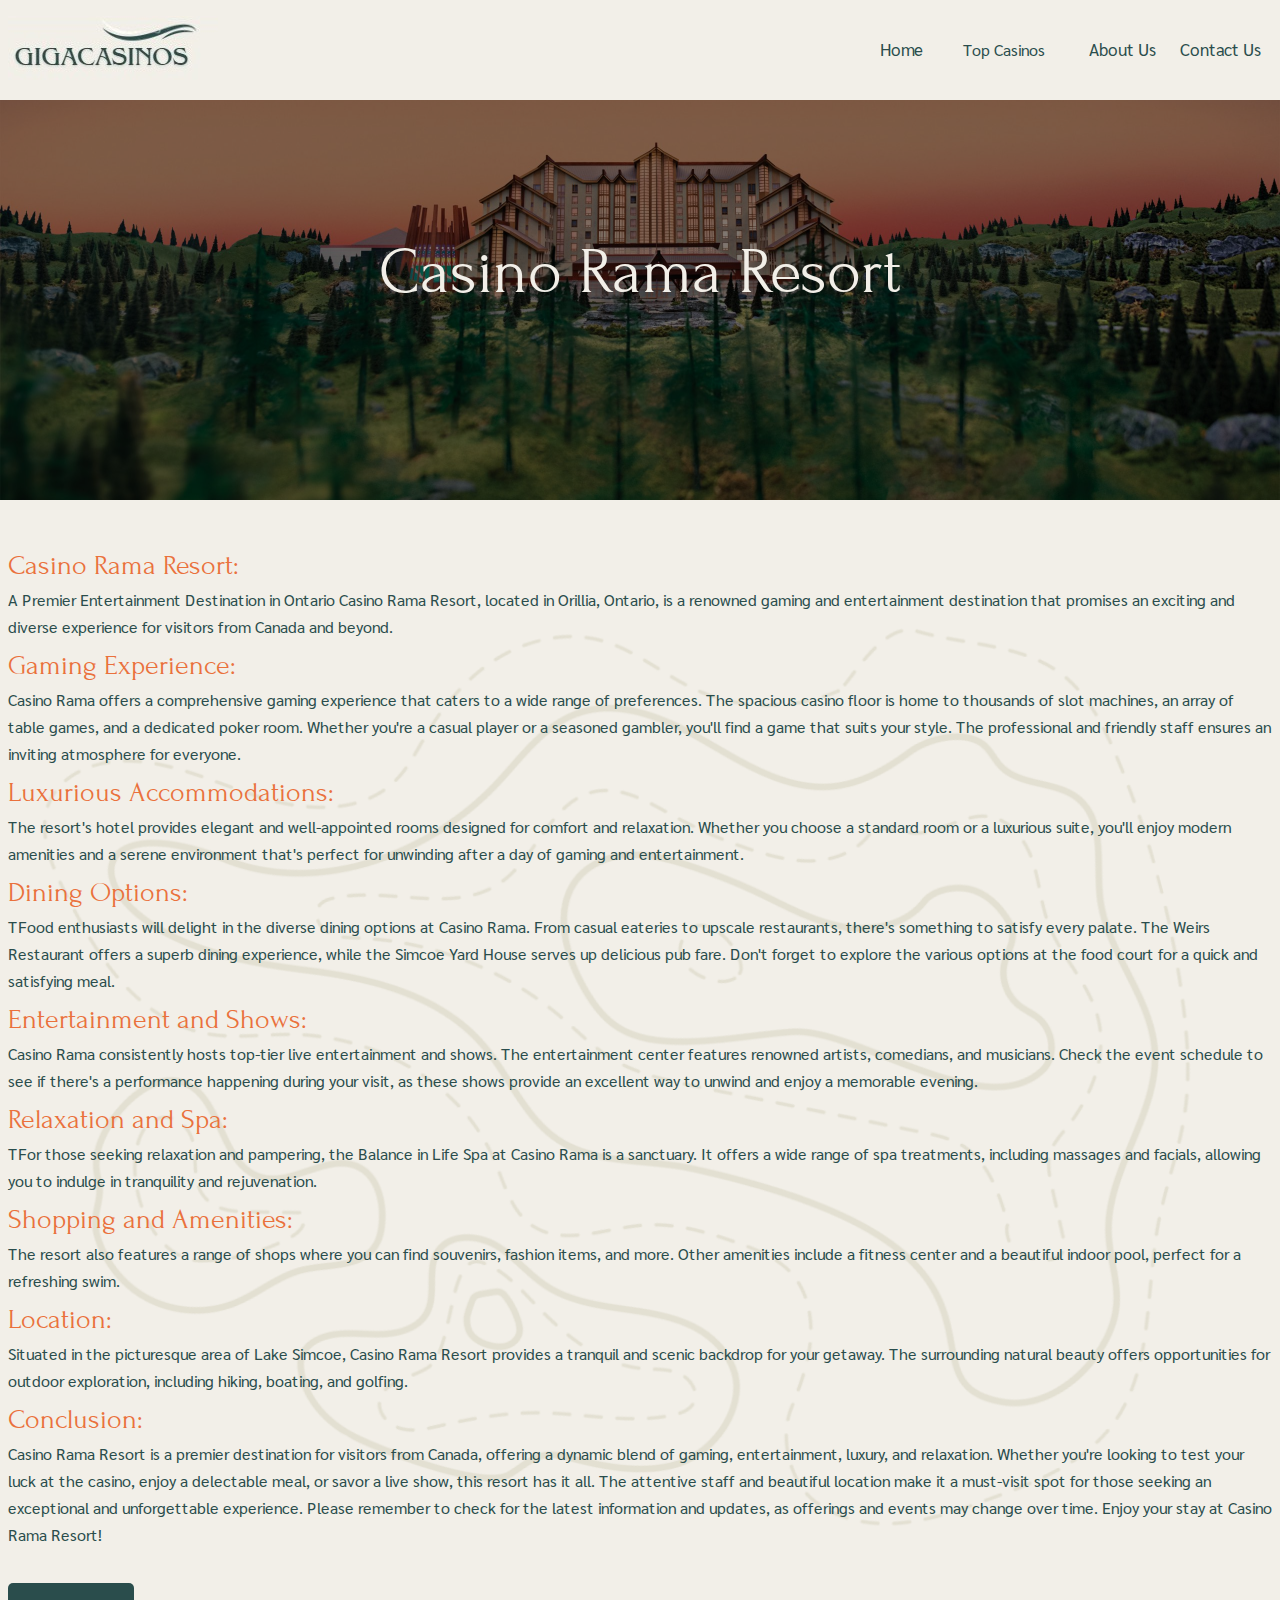
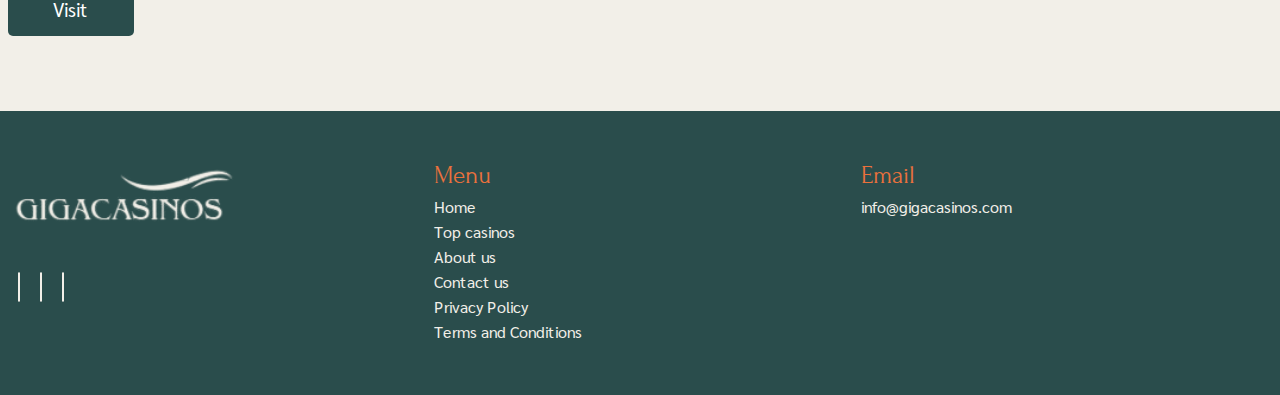
<file: casino-ramaresort.html>
<!doctype html>
<html lang="en">

<head>
  <meta charset="utf-8">
  <meta name="viewport" content="width=device-width, initial-scale=1">
  <link rel="stylesheet" href="https://cdnjs.cloudflare.com/ajax/libs/font-awesome/6.4.0/css/all.min.css"
    integrity="sha512-iecdLmaskl7CVkqkXNQ/ZH/XLlvWZOJyj7Yy7tcenmpD1ypASozpmT/E0iPtmFIB46ZmdtAc9eNBvH0H/ZpiBw=="
    crossorigin="anonymous" referrerpolicy="no-referrer" />
  <link href="https://unpkg.com/aos@2.3.1/dist/aos.css" rel="stylesheet">
  <link rel="stylesheet" href="css/bootstrap.css">
  <link rel="stylesheet" href="css/style.css">
  <link rel="stylesheet" href="css/responsive.css">
  <link rel="icon" href="images/favicon.png" type="image/x-icon">
  <title>Casino Rama Resort</title>
</head>

<body>
  <!-- site-header start -->
  <header class="site-header">
    <div class="container">
      <div class="site-logo">
        <a href="index.html"><img src="images/header-logo.jpg" alt="site-logo"></a>
      </div>
      <nav class="site-nav">
        <ul>
          <li><a href="index.html">Home</a></li>
          <div class="dropdown">
            <a href="top-casinos.html"><button class="dropbtn menu active">Top Casinos <i class="fa-solid fa-caret-down"
                  style="color: #ea713c; padding-left: 4px;"></i></button></a>
            <div class="dropdown-content">
              <a href="caesars-windsor.html">Caesars Windsor</a>
              <a href="casino-niagara.html">Casino Niagara</a>
              <a href="casinode-monttremblant.html">Casino de Mont-Tremblant</a>
              <a href="casino-ramaresort.html">Casino Rama Resort</a>
              <a href="riverock-casino.html">River Rock Casino Resort</a>
              <a href="casino-dulacleamy.html">Casino du Lac-Leamy</a>
              <a href="fallsview-casino.html">Fallsview Casino Resort</a>
              <a href="hard-rock.html">Hard Rock Casino Vancouver</a>
            </div>
          </div>
          <li><a href="about-us.html">About us</a></li>
          <li><a href="contact-us.html">Contact us</a></li>
          <li class="closed-menu">
            <a href="#">×</a>
          </li>
        </ul>
      </nav>
      <div class="menu-toggle">
        <div class="bar-1"></div>
        <div class="bar-2"></div>
        <div class="bar-3"></div>
      </div>


    </div>
  </header>
  <!-- site header end -->

  <!-- site-casinoramabanner-start -->
  <section class="casinoramabanner">
    <div class="container">
      <div class="row">
        <div class="banner__text">
          <h1>Casino Rama Resort</h1>
        </div>
      </div>
    </div>
  </section>

  <!-- site-casinoramabanner-end -->

  <!-- site-casinodetail-start -->
  <div class="casinodetail">
    <div class="container">
      <div class="row">
        <div class="col-12">
          <div class="casinodetail-text">
            <h3>Casino Rama Resort:</h3>
            <p>A Premier Entertainment Destination in Ontario Casino Rama Resort, located in Orillia, Ontario, is a
              renowned gaming and entertainment
              destination that promises an exciting and diverse experience for visitors from Canada and
              beyond.</p>
            <h3>Gaming Experience:</h3>
            <p>Casino Rama offers a comprehensive gaming experience that caters to a wide range of
              preferences. The spacious casino floor is home to thousands of slot machines, an array of
              table games, and a dedicated poker room. Whether you&#39;re a casual player or a seasoned
              gambler, you&#39;ll find a game that suits your style. The professional and friendly staff ensures
              an inviting atmosphere for everyone.</p>
            <h3>Luxurious Accommodations:</h3>
            <p>The resort&#39;s hotel provides elegant and well-appointed rooms designed for comfort and
              relaxation. Whether you choose a standard room or a luxurious suite, you&#39;ll enjoy modern
              amenities and a serene environment that&#39;s perfect for unwinding after a day of gaming and
              entertainment.</p>
            <h3>Dining Options:</h3>
            <p>TFood enthusiasts will delight in the diverse dining options at Casino Rama. From casual
              eateries to upscale restaurants, there&#39;s something to satisfy every palate. The Weirs
              Restaurant offers a superb dining experience, while the Simcoe Yard House serves up
              delicious pub fare. Don&#39;t forget to explore the various options at the food court for a quick
              and satisfying meal.</p>
            <h3>Entertainment and Shows:</h3>
            <p>Casino Rama consistently hosts top-tier live entertainment and shows. The entertainment
              center features renowned artists, comedians, and musicians. Check the event schedule to
              see if there&#39;s a performance happening during your visit, as these shows provide an
              excellent way to unwind and enjoy a memorable evening.</p>
            <h3>Relaxation and Spa:</h3>
            <p>TFor those seeking relaxation and pampering, the Balance in Life Spa at Casino Rama is a
              sanctuary. It offers a wide range of spa treatments, including massages and facials, allowing
              you to indulge in tranquility and rejuvenation.</p>
            <h3>Shopping and Amenities:</h3>
            <p>The resort also features a range of shops where you can find souvenirs, fashion items, and
              more. Other amenities include a fitness center and a beautiful indoor pool, perfect for a
              refreshing swim.</p>
            <h3>Location:</h3>
            <p>Situated in the picturesque area of Lake Simcoe, Casino Rama Resort provides a tranquil and
              scenic backdrop for your getaway. The surrounding natural beauty offers opportunities for
              outdoor exploration, including hiking, boating, and golfing.</p>
            <h3>Conclusion:</h3>
            <p>Casino Rama Resort is a premier destination for visitors from Canada, offering a dynamic
              blend of gaming, entertainment, luxury, and relaxation. Whether you&#39;re looking to test your
              luck at the casino, enjoy a delectable meal, or savor a live show, this resort has it all. The
              attentive staff and beautiful location make it a must-visit spot for those seeking an
              exceptional and unforgettable experience. Please remember to check for the latest
              information and updates, as offerings and events may change over time. Enjoy your stay at
              Casino Rama Resort!</p>
          </div>
          <div class="resturent-button new">
            <a href="https://www.casinorama.com" target="_blank">Visit</a>
          </div>
        </div>
      </div>
    </div>
  </div>
  <!-- site-casinodetail-end -->

  <!-- site footer start -->
  <div class="footer">
    <div class="container">
      <div class="row">
        <div class="col-lg-4 col-md-4 col-sm-12">
          <div class="footer-logo">
            <a href="index.html"><img src="images/footerlogo.png" alt="footerlogo" class="img-fluid"></a>
          </div>
          <div class="social-signals">
            <i class="fa-brands fa-facebook-f"></i>
            <i class="fa-brands fa-instagram"></i>
            <i class="fa-brands fa-twitter"></i>
          </div>
        </div>
        <div class="col-lg-4 col-md-4 col-sm-12">
          <div class="footer-links">
            <h3>Menu</h3>
            <ul>
              <li><a href="index.html">Home</a></li>
              <li><a href="top-casinos.html">Top casinos</a></li>
              <li><a href="about-us.html">About us</a></li>
              <li><a href="contact-us.html">Contact us</a></li>
              <li><a href="privacy-policy.html">Privacy Policy</a></li>
              <li><a href="terms-conditions.html">Terms and Conditions</a></li>
            </ul>
          </div>
        </div>
        <div class="col-lg-4 col-md-4 col-sm-12">
          <div class="footer-adresse">
            <h3>Email</h3>
            <div class="footer-mails">
              <div class="mails-names">
                <a href="mailto:info@gigacasinos.com">info@gigacasinos.com</a>
              </div>
            </div>
          </div>
        </div>
      </div>
    </div>
  </div>
  <!-- site footer end -->


  <script src="js/bootstrap.js"></script>
  <script src="js/jquery.js"></script>


  <script>
    $(document).ready(function () {
      $(".menu-toggle").click(function () {
        $("body").addClass("toggle");
      });
    });

    $(document).ready(function () {
      $(".closed-menu").click(function () {
        $("body").removeClass("toggle");
      });
    });
  </script>

  <script>
    $(document).ready(function () {
      $(window).scroll(function () {
        var header = $("header");
        header.toggleClass("sticky", $(window).scrollTop() > 0);
      });
    });
  </script>


</body>

</html>
</file>
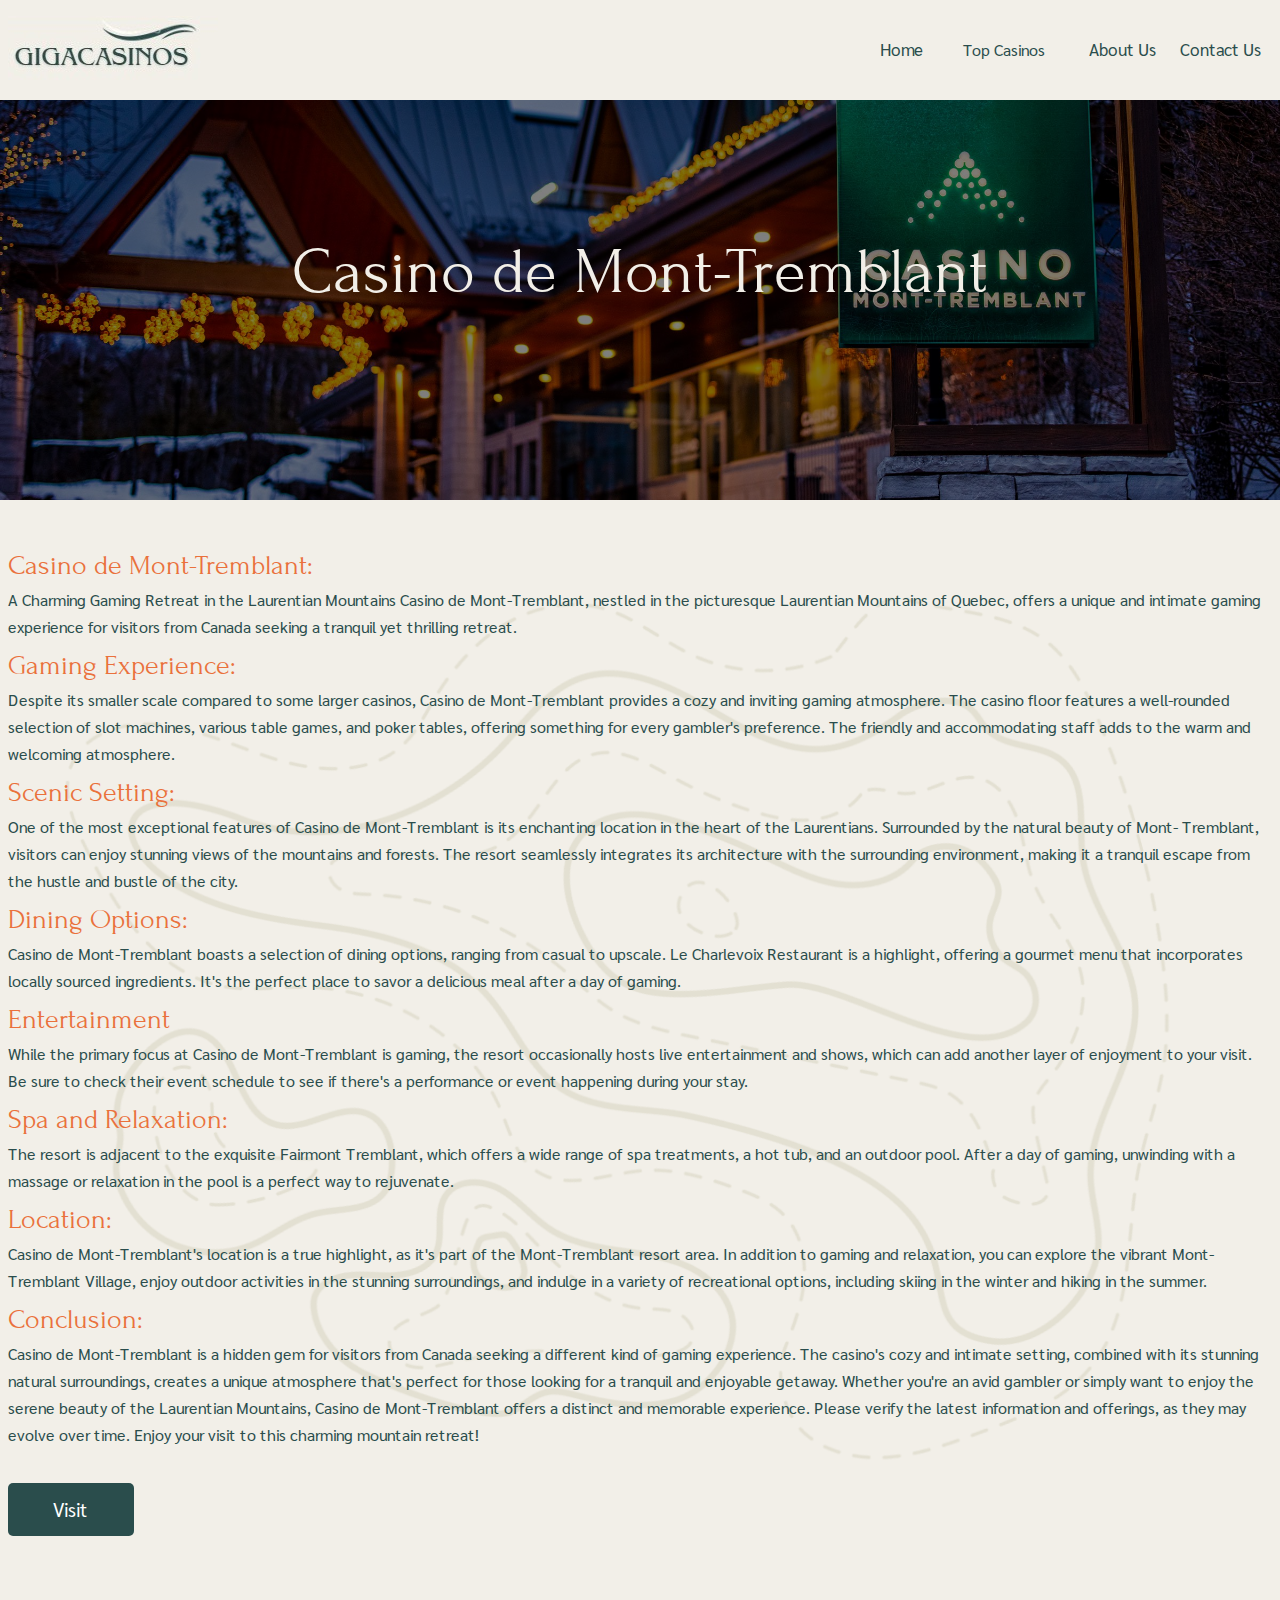
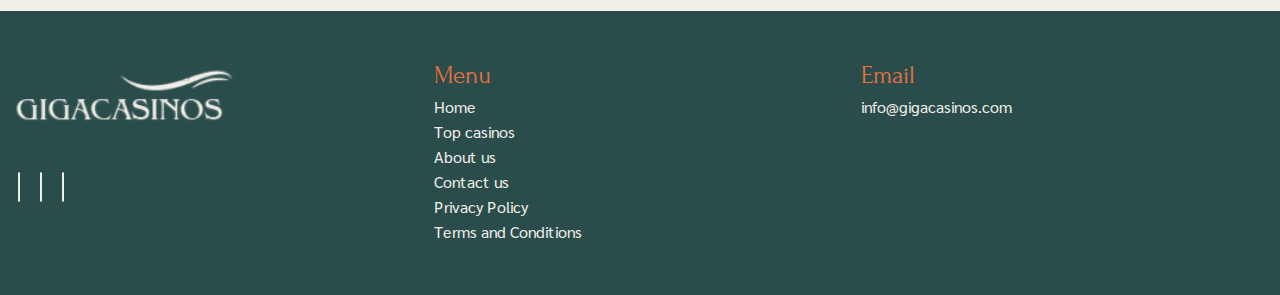
<file: casinode-monttremblant.html>
<!doctype html>
<html lang="en">

<head>
  <meta charset="utf-8">
  <meta name="viewport" content="width=device-width, initial-scale=1">
  <link rel="stylesheet" href="https://cdnjs.cloudflare.com/ajax/libs/font-awesome/6.4.0/css/all.min.css"
    integrity="sha512-iecdLmaskl7CVkqkXNQ/ZH/XLlvWZOJyj7Yy7tcenmpD1ypASozpmT/E0iPtmFIB46ZmdtAc9eNBvH0H/ZpiBw=="
    crossorigin="anonymous" referrerpolicy="no-referrer" />
  <link href="https://unpkg.com/aos@2.3.1/dist/aos.css" rel="stylesheet">
  <link rel="stylesheet" href="css/bootstrap.css">
  <link rel="stylesheet" href="css/style.css">
  <link rel="stylesheet" href="css/responsive.css">
  <link rel="icon" href="images/favicon.png" type="image/x-icon">
  <title>Casino de Mont-Tremblant</title>
</head>

<body>
  <!-- site-header start -->
  <header class="site-header">
    <div class="container">
      <div class="site-logo">
        <a href="index.html"><img src="images/header-logo.jpg" alt="site-logo"></a>
      </div>
      <nav class="site-nav">
        <ul>
          <li><a href="index.html">Home</a></li>
          <div class="dropdown">
            <a href="top-casinos.html"><button class="dropbtn menu active">Top Casinos <i class="fa-solid fa-caret-down"
                  style="color: #ea713c; padding-left: 4px;"></i></button></a>
            <div class="dropdown-content">
              <a href="caesars-windsor.html">Caesars Windsor</a>
              <a href="casino-niagara.html">Casino Niagara</a>
              <a href="casinode-monttremblant.html">Casino de Mont-Tremblant</a>
              <a href="casino-ramaresort.html">Casino Rama Resort</a>
              <a href="riverock-casino.html">River Rock Casino Resort</a>
              <a href="casino-dulacleamy.html">Casino du Lac-Leamy</a>
              <a href="fallsview-casino.html">Fallsview Casino Resort</a>
              <a href="hard-rock.html">Hard Rock Casino Vancouver</a>
            </div>
          </div>
          <li><a href="about-us.html">About us</a></li>
          <li><a href="contact-us.html">Contact us</a></li>
          <li class="closed-menu">
            <a href="#">×</a>
          </li>
        </ul>
      </nav>
      <div class="menu-toggle">
        <div class="bar-1"></div>
        <div class="bar-2"></div>
        <div class="bar-3"></div>
      </div>


    </div>
  </header>
  <!-- site header end -->

  <!-- site-Monttremblantbanner-start -->
  <section class="Monttremblantbanner">
    <div class="container">
      <div class="row">
        <div class="banner__text">
          <h1>Casino de Mont-Tremblant</h1>
        </div>
      </div>
    </div>
  </section>

  <!-- site-Monttremblantbanner-end -->

  <!-- site-casinodetail-start -->
  <div class="casinodetail">
    <div class="container">
      <div class="row">
        <div class="col-12">
          <div class="casinodetail-text">
            <h3>Casino de Mont-Tremblant:</h3>
            <p>A Charming Gaming Retreat in the Laurentian Mountains
              Casino de Mont-Tremblant, nestled in the picturesque Laurentian Mountains of Quebec,
              offers a unique and intimate gaming experience for visitors from Canada seeking a tranquil
              yet thrilling retreat.</p>
            <h3>Gaming Experience:</h3>
            <p>Despite its smaller scale compared to some larger casinos, Casino de Mont-Tremblant
              provides a cozy and inviting gaming atmosphere. The casino floor features a well-rounded
              selection of slot machines, various table games, and poker tables, offering something for
              every gambler&#39;s preference. The friendly and accommodating staff adds to the warm and
              welcoming atmosphere.</p>
            <h3>Scenic Setting:</h3>
            <p>One of the most exceptional features of Casino de Mont-Tremblant is its enchanting
              location in the heart of the Laurentians. Surrounded by the natural beauty of Mont-
              Tremblant, visitors can enjoy stunning views of the mountains and forests. The resort
              seamlessly integrates its architecture with the surrounding environment, making it a
              tranquil escape from the hustle and bustle of the city.</p>
            <h3>Dining Options:</h3>
            <p>Casino de Mont-Tremblant boasts a selection of dining options, ranging from casual to
              upscale. Le Charlevoix Restaurant is a highlight, offering a gourmet menu that incorporates
              locally sourced ingredients. It&#39;s the perfect place to savor a delicious meal after a day of
              gaming.</p>
            <h3>Entertainment</h3>
            <p>While the primary focus at Casino de Mont-Tremblant is gaming, the resort occasionally
              hosts live entertainment and shows, which can add another layer of enjoyment to your visit.
              Be sure to check their event schedule to see if there&#39;s a performance or event happening
              during your stay.</p>
            <h3>Spa and Relaxation:</h3>
            <p>The resort is adjacent to the exquisite Fairmont Tremblant, which offers a wide range of spa
              treatments, a hot tub, and an outdoor pool. After a day of gaming, unwinding with a
              massage or relaxation in the pool is a perfect way to rejuvenate.</p>
            <h3>Location:</h3>
            <p>Casino de Mont-Tremblant&#39;s location is a true highlight, as it&#39;s part of the Mont-Tremblant
              resort area. In addition to gaming and relaxation, you can explore the vibrant Mont-
              Tremblant Village, enjoy outdoor activities in the stunning surroundings, and indulge in a
              variety of recreational options, including skiing in the winter and hiking in the summer.</p>
            <h3>Conclusion:</h3>
            <p>Casino de Mont-Tremblant is a hidden gem for visitors from Canada seeking a different kind
              of gaming experience. The casino&#39;s cozy and intimate setting, combined with its stunning
              natural surroundings, creates a unique atmosphere that&#39;s perfect for those looking for a
              tranquil and enjoyable getaway. Whether you&#39;re an avid gambler or simply want to enjoy
              the serene beauty of the Laurentian Mountains, Casino de Mont-Tremblant offers a distinct
              and memorable experience. Please verify the latest information and offerings, as they may
              evolve over time. Enjoy your visit to this charming mountain retreat!</p>
          </div>
          <div class="resturent-button new">
            <a href="https://casinos.lotoquebec.com/fr/monttremblant" target="_blank">Visit</a>
          </div>
        </div>
      </div>
    </div>
  </div>
  <!-- site-casinodetail-end -->

  <!-- site footer start -->
  <div class="footer">
    <div class="container">
      <div class="row">
        <div class="col-lg-4 col-md-4 col-sm-12">
          <div class="footer-logo">
            <a href="index.html"><img src="images/footerlogo.png" alt="footerlogo" class="img-fluid"></a>
          </div>
          <div class="social-signals">
            <i class="fa-brands fa-facebook-f"></i>
            <i class="fa-brands fa-instagram"></i>
            <i class="fa-brands fa-twitter"></i>
          </div>
        </div>
        <div class="col-lg-4 col-md-4 col-sm-12">
          <div class="footer-links">
            <h3>Menu</h3>
            <ul>
              <li><a href="index.html">Home</a></li>
              <li><a href="top-casinos.html">Top casinos</a></li>
              <li><a href="about-us.html">About us</a></li>
              <li><a href="contact-us.html">Contact us</a></li>
              <li><a href="privacy-policy.html">Privacy Policy</a></li>
              <li><a href="terms-conditions.html">Terms and Conditions</a></li>
            </ul>
          </div>
        </div>
        <div class="col-lg-4 col-md-4 col-sm-12">
          <div class="footer-adresse">
            <h3>Email</h3>
            <div class="footer-mails">
              <div class="mails-names">
                <a href="mailto:info@gigacasinos.com">info@gigacasinos.com</a>
              </div>
            </div>
          </div>
        </div>
      </div>
    </div>
  </div>
  <!-- site footer end -->


  <script src="js/bootstrap.js"></script>
  <script src="js/jquery.js"></script>


  <script>
    $(document).ready(function () {
      $(".menu-toggle").click(function () {
        $("body").addClass("toggle");
      });
    });

    $(document).ready(function () {
      $(".closed-menu").click(function () {
        $("body").removeClass("toggle");
      });
    });
  </script>

  <script>
    $(document).ready(function () {
      $(window).scroll(function () {
        var header = $("header");
        header.toggleClass("sticky", $(window).scrollTop() > 0);
      });
    });
  </script>


</body>

</html>
</file>
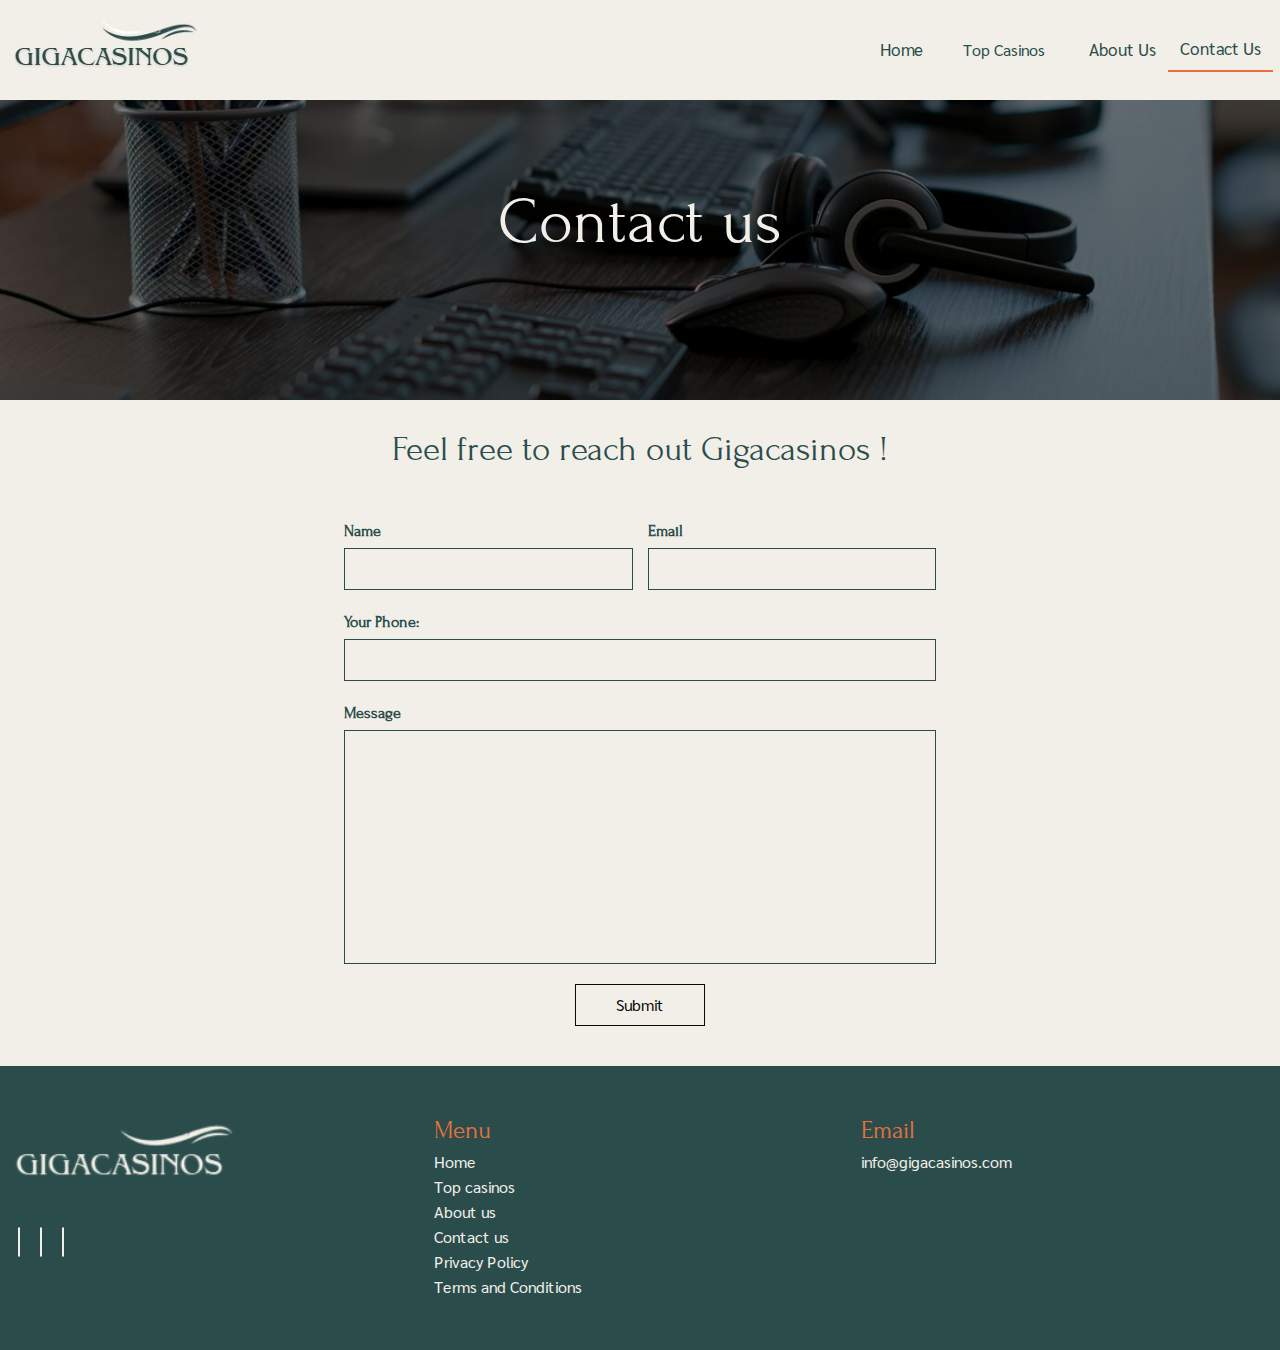
<file: contact-us.html>
<!doctype html>
<html lang="en">

<head>
  <meta charset="utf-8">
  <meta name="viewport" content="width=device-width, initial-scale=1">
  <link rel="stylesheet" href="https://cdnjs.cloudflare.com/ajax/libs/font-awesome/6.4.0/css/all.min.css"
    integrity="sha512-iecdLmaskl7CVkqkXNQ/ZH/XLlvWZOJyj7Yy7tcenmpD1ypASozpmT/E0iPtmFIB46ZmdtAc9eNBvH0H/ZpiBw=="
    crossorigin="anonymous" referrerpolicy="no-referrer" />
  <link href="https://unpkg.com/aos@2.3.1/dist/aos.css" rel="stylesheet">
  <link rel="stylesheet" href="css/bootstrap.css">
  <link rel="stylesheet" href="css/style.css">
  <link rel="stylesheet" href="css/responsive.css">
  <link rel="icon" href="images/favicon.png" type="image/x-icon">
  <title>Contact us</title>
</head>

<body>
  <!-- site-header start -->
  <header class="site-header">
    <div class="container">
      <div class="site-logo">
        <a href="index.html"><img src="images/header-logo.jpg" alt="site-logo"></a>
      </div>

      <nav class="site-nav">
        <ul>
          <li><a href="index.html">Home</a></li>
          <div class="dropdown">
            <a href="top-casinos.html"><button class="dropbtn menu active">Top Casinos <i class="fa-solid fa-caret-down"
                  style="color: #ea713c; padding-left: 4px;"></i></button></a>
            <div class="dropdown-content">
              <a href="caesars-windsor.html">Caesars Windsor</a>
              <a href="casino-niagara.html">Casino Niagara</a>
              <a href="casinode-monttremblant.html">Casino de Mont-Tremblant</a>
              <a href="casino-ramaresort.html">Casino Rama Resort</a>
              <a href="riverock-casino.html">River Rock Casino Resort</a>
              <a href="casino-dulacleamy.html">Casino du Lac-Leamy</a>
              <a href="fallsview-casino.html">Fallsview Casino Resort</a>
              <a href="hard-rock.html">Hard Rock Casino Vancouver</a>
            </div>
          </div>
          <li><a href="about-us.html">About us</a></li>
          <li><a href="contact-us.html" class="menu active">Contact us</a></li>
          <li class="closed-menu">
            <a href="#">×</a>
          </li>
        </ul>
      </nav>
      <div class="menu-toggle">
        <div class="bar-1"></div>
        <div class="bar-2"></div>
        <div class="bar-3"></div>
      </div>


    </div>
  </header>
  <!-- site header end -->

  <!-- site contactbanner start -->
  <section class="contact-section">
    <div class="container">
      <div class="row">
        <div class="banner__text">
          <h1>Contact us</h1>
        </div>
      </div>
    </div>
  </section>

  <!-- site contactbanner end -->

  <!-- site contactform start -->
  <section class="contact__main">
    <div class="container">
      <h2>Feel free to reach out Gigacasinos !</h2>
      <div class="row">
        <div class="col-lg-12 col-md-12 col-sm-12">
          <div class="about_us_content">
            <form action="..">
              <div class="row">
                <div class="col-md-6">
                  <div class="form-group">
                    <label for="name">Name</label>
                    <input type="text" id="name" class="input-control">
                  </div>
                </div>
                <div class="col-md-6">
                  <div class="form-group">
                    <label for="email">Email</label>
                    <input type="email" id="email" class="input-control">
                  </div>
                </div>
              </div>
              <div class="form-group">
                <label for="phone">Your phone:</label>
                <input type="text" id="phone" class="input-control">
              </div>

              <div class="form-group">
                <label for="message">Message</label>
                <textarea name="Message" id="message" cols="20" rows="8" class="input-control"></textarea>
              </div>

              <div class="form-group text-center">
                <button class="submit-btn">submit</button>
              </div>
            </form>
          </div>
        </div>
      </div>
    </div>
  </section>
  <!-- site contactform end -->

  <!-- site footer start -->
  <div class="footer">
    <div class="container">
      <div class="row">
        <div class="col-lg-4 col-md-4 col-sm-12">
          <div class="footer-logo">
            <a href="index.html"><img src="images/footerlogo.png" alt="footerlogo" class="img-fluid"></a>
          </div>
          <div class="social-signals">
            <i class="fa-brands fa-facebook-f"></i>
            <i class="fa-brands fa-instagram"></i>
            <i class="fa-brands fa-twitter"></i>
          </div>
        </div>
        <div class="col-lg-4 col-md-4 col-sm-12">
          <div class="footer-links">
            <h3>Menu</h3>
            <ul>
              <li><a href="index.html">Home</a></li>
              <li><a href="top-casinos.html">Top casinos</a></li>
              <li><a href="about-us.html">About us</a></li>
              <li><a href="contact-us.html">Contact us</a></li>
              <li><a href="privacy-policy.html">Privacy Policy</a></li>
              <li><a href="terms-conditions.html">Terms and Conditions</a></li>
            </ul>
          </div>
        </div>
        <div class="col-lg-4 col-md-4 col-sm-12">
          <div class="footer-adresse">
            <h3>Email</h3>
            <div class="footer-mails">
              <div class="mails-names">
                <a href="mailto:info@gigacasinos.com">info@gigacasinos.com</a>
              </div>
            </div>
          </div>
        </div>
      </div>
    </div>
  </div>
  <!-- site footer end -->


  <script src="js/bootstrap.js"></script>
  <script src="js/jquery.js"></script>


  <script>
    $(document).ready(function () {
      $(".menu-toggle").click(function () {
        $("body").addClass("toggle");
      });
    });

    $(document).ready(function () {
      $(".closed-menu").click(function () {
        $("body").removeClass("toggle");
      });
    });
  </script>

  <script>
    $(document).ready(function () {
      $(window).scroll(function () {
        var header = $("header");
        header.toggleClass("sticky", $(window).scrollTop() > 0);
      });
    });
  </script>


</body>

</html>
</file>
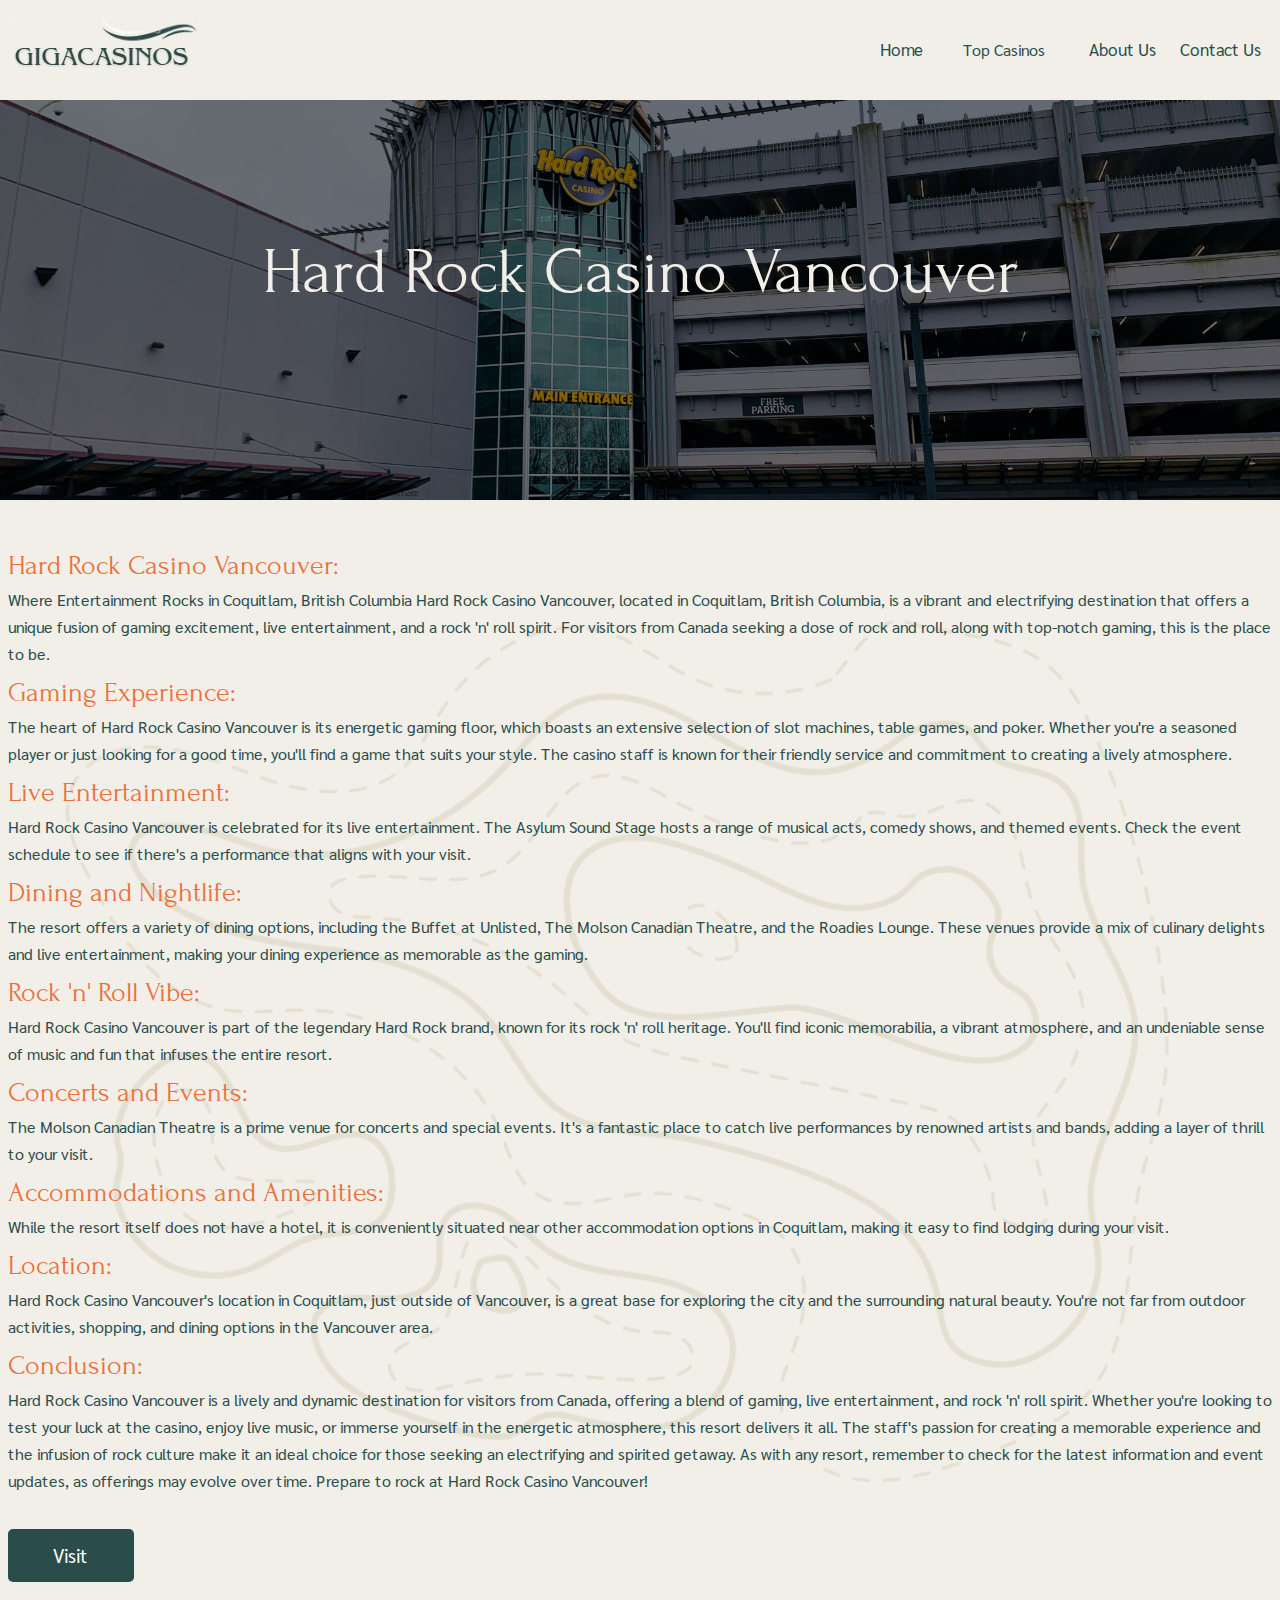
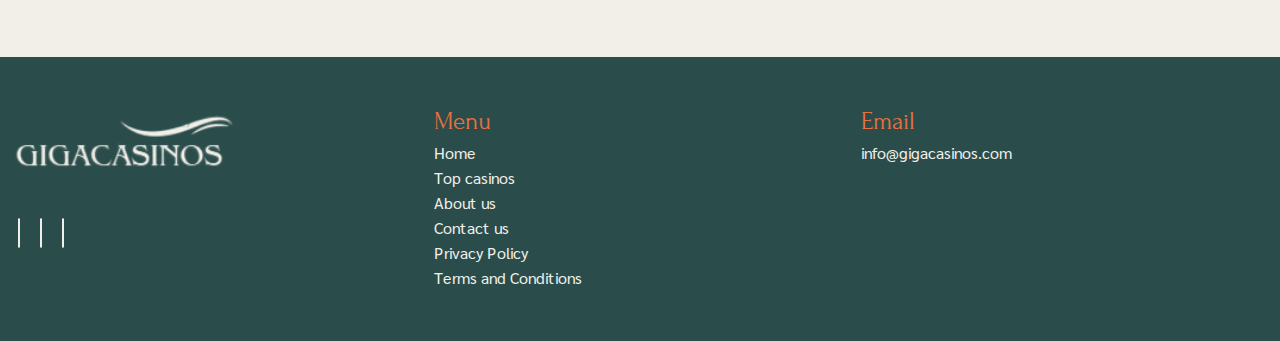
<file: hard-rock.html>
<!doctype html>
<html lang="en">

<head>
  <meta charset="utf-8">
  <meta name="viewport" content="width=device-width, initial-scale=1">
  <link rel="stylesheet" href="https://cdnjs.cloudflare.com/ajax/libs/font-awesome/6.4.0/css/all.min.css"
    integrity="sha512-iecdLmaskl7CVkqkXNQ/ZH/XLlvWZOJyj7Yy7tcenmpD1ypASozpmT/E0iPtmFIB46ZmdtAc9eNBvH0H/ZpiBw=="
    crossorigin="anonymous" referrerpolicy="no-referrer" />
  <link href="https://unpkg.com/aos@2.3.1/dist/aos.css" rel="stylesheet">
  <link rel="stylesheet" href="css/bootstrap.css">
  <link rel="stylesheet" href="css/style.css">
  <link rel="stylesheet" href="css/responsive.css">
  <link rel="icon" href="images/favicon.png" type="image/x-icon">
  <title>Hard Rock Casino Vancouver</title>
</head>

<body>
  <!-- site-header start -->
  <header class="site-header">
    <div class="container">
      <div class="site-logo">
        <a href="index.html"><img src="images/header-logo.jpg" alt="site-logo"></a>
      </div>
      <nav class="site-nav">
        <ul>
          <li><a href="index.html">Home</a></li>
          <div class="dropdown">
            <a href="top-casinos.html"><button class="dropbtn menu active">Top Casinos <i class="fa-solid fa-caret-down"
                  style="color: #ea713c; padding-left: 4px;"></i></button></a>
            <div class="dropdown-content">
              <a href="caesars-windsor.html">Caesars Windsor</a>
              <a href="casino-niagara.html">Casino Niagara</a>
              <a href="casinode-monttremblant.html">Casino de Mont-Tremblant</a>
              <a href="casino-ramaresort.html">Casino Rama Resort</a>
              <a href="riverock-casino.html">River Rock Casino Resort</a>
              <a href="casino-dulacleamy.html">Casino du Lac-Leamy</a>
              <a href="fallsview-casino.html">Fallsview Casino Resort</a>
              <a href="hard-rock.html">Hard Rock Casino Vancouver</a>
            </div>
          </div>
          <li><a href="about-us.html">About us</a></li>
          <li><a href="contact-us.html">Contact us</a></li>
          <li class="closed-menu">
            <a href="#">×</a>
          </li>
        </ul>
      </nav>
      <div class="menu-toggle">
        <div class="bar-1"></div>
        <div class="bar-2"></div>
        <div class="bar-3"></div>
      </div>


    </div>
  </header>
  <!-- site header end -->

  <!-- site-hardrock-start -->
  <section class="hardrock-banner">
    <div class="container">
      <div class="row">
        <div class="banner__text">
          <h1>Hard Rock Casino Vancouver</h1>
        </div>
      </div>
    </div>
  </section>

  <!-- site-hardrock-end -->

  <!-- site-casinodetail-start -->
  <div class="casinodetail">
    <div class="container">
      <div class="row">
        <div class="col-12">
          <div class="casinodetail-text">
            <h3>Hard Rock Casino Vancouver:</h3>
            <p>Where Entertainment Rocks in Coquitlam, British Columbia
              Hard Rock Casino Vancouver, located in Coquitlam, British Columbia, is a vibrant and
              electrifying destination that offers a unique fusion of gaming excitement, live
              entertainment, and a rock &#39;n&#39; roll spirit. For visitors from Canada seeking a dose of rock and
              roll, along with top-notch gaming, this is the place to be.</p>
            <h3>Gaming Experience:</h3>
            <p>The heart of Hard Rock Casino Vancouver is its energetic gaming floor, which boasts an
              extensive selection of slot machines, table games, and poker. Whether you&#39;re a seasoned
              player or just looking for a good time, you&#39;ll find a game that suits your style. The casino
              staff is known for their friendly service and commitment to creating a lively atmosphere.</p>
            <h3>Live Entertainment:</h3>
            <p>Hard Rock Casino Vancouver is celebrated for its live entertainment. The Asylum Sound
              Stage hosts a range of musical acts, comedy shows, and themed events. Check the event
              schedule to see if there&#39;s a performance that aligns with your visit.</p>
            <h3>Dining and Nightlife:</h3>
            <p>The resort offers a variety of dining options, including the Buffet at Unlisted, The Molson
              Canadian Theatre, and the Roadies Lounge. These venues provide a mix of culinary delights
              and live entertainment, making your dining experience as memorable as the gaming.</p>
            <h3>Rock &#39;n&#39; Roll Vibe:</h3>
            <p>Hard Rock Casino Vancouver is part of the legendary Hard Rock brand, known for its rock &#39;n&#39;
              roll heritage. You&#39;ll find iconic memorabilia, a vibrant atmosphere, and an undeniable sense
              of music and fun that infuses the entire resort.</p>
            <h3>Concerts and Events:</h3>
            <p>The Molson Canadian Theatre is a prime venue for concerts and special events. It&#39;s a
              fantastic place to catch live performances by renowned artists and bands, adding a layer of
              thrill to your visit.</p>
            <h3>Accommodations and Amenities:</h3>
            <p>While the resort itself does not have a hotel, it is conveniently situated near other
              accommodation options in Coquitlam, making it easy to find lodging during your visit.</p>
            <h3>Location:</h3>
            <p>Hard Rock Casino Vancouver&#39;s location in Coquitlam, just outside of Vancouver, is a great
              base for exploring the city and the surrounding natural beauty. You&#39;re not far from outdoor
              activities, shopping, and dining options in the Vancouver area.</p>
            <h3>Conclusion:</h3>
            <p>Hard Rock Casino Vancouver is a lively and dynamic destination for visitors from Canada,
              offering a blend of gaming, live entertainment, and rock &#39;n&#39; roll spirit. Whether you&#39;re
              looking to test your luck at the casino, enjoy live music, or immerse yourself in the energetic
              atmosphere, this resort delivers it all. The staff&#39;s passion for creating a memorable
              experience and the infusion of rock culture make it an ideal choice for those seeking an
              electrifying and spirited getaway. As with any resort, remember to check for the latest
              information and event updates, as offerings may evolve over time. Prepare to rock at Hard
              Rock Casino Vancouver!</p>
          </div>
          <div class="resturent-button new">
            <a href="https://www.hardrockcasinovancouver.com" target="_blank">Visit</a>
          </div>
        </div>
      </div>
    </div>
  </div>
  <!-- site-casinodetail-end -->


  <!-- site footer start -->
  <div class="footer">
    <div class="container">
      <div class="row">
        <div class="col-lg-4 col-md-4 col-sm-12">
          <div class="footer-logo">
            <a href="index.html"><img src="images/footerlogo.png" alt="footerlogo" class="img-fluid"></a>
          </div>
          <div class="social-signals">
            <i class="fa-brands fa-facebook-f"></i>
            <i class="fa-brands fa-instagram"></i>
            <i class="fa-brands fa-twitter"></i>
          </div>
        </div>
        <div class="col-lg-4 col-md-4 col-sm-12">
          <div class="footer-links">
            <h3>Menu</h3>
            <ul>
              <li><a href="index.html">Home</a></li>
              <li><a href="top-casinos.html">Top casinos</a></li>
              <li><a href="about-us.html">About us</a></li>
              <li><a href="contact-us.html">Contact us</a></li>
              <li><a href="privacy-policy.html">Privacy Policy</a></li>
              <li><a href="terms-conditions.html">Terms and Conditions</a></li>
            </ul>
          </div>
        </div>
        <div class="col-lg-4 col-md-4 col-sm-12">
          <div class="footer-adresse">
            <h3>Email</h3>
            <div class="footer-mails">
              <div class="mails-names">
                <a href="mailto:info@gigacasinos.com">info@gigacasinos.com</a>
              </div>
            </div>
          </div>
        </div>
      </div>
    </div>
  </div>
  <!-- site footer end -->


  <script src="js/bootstrap.js"></script>
  <script src="js/jquery.js"></script>


  <script>
    $(document).ready(function () {
      $(".menu-toggle").click(function () {
        $("body").addClass("toggle");
      });
    });

    $(document).ready(function () {
      $(".closed-menu").click(function () {
        $("body").removeClass("toggle");
      });
    });
  </script>

  <script>
    $(document).ready(function () {
      $(window).scroll(function () {
        var header = $("header");
        header.toggleClass("sticky", $(window).scrollTop() > 0);
      });
    });
  </script>


</body>

</html>
</file>
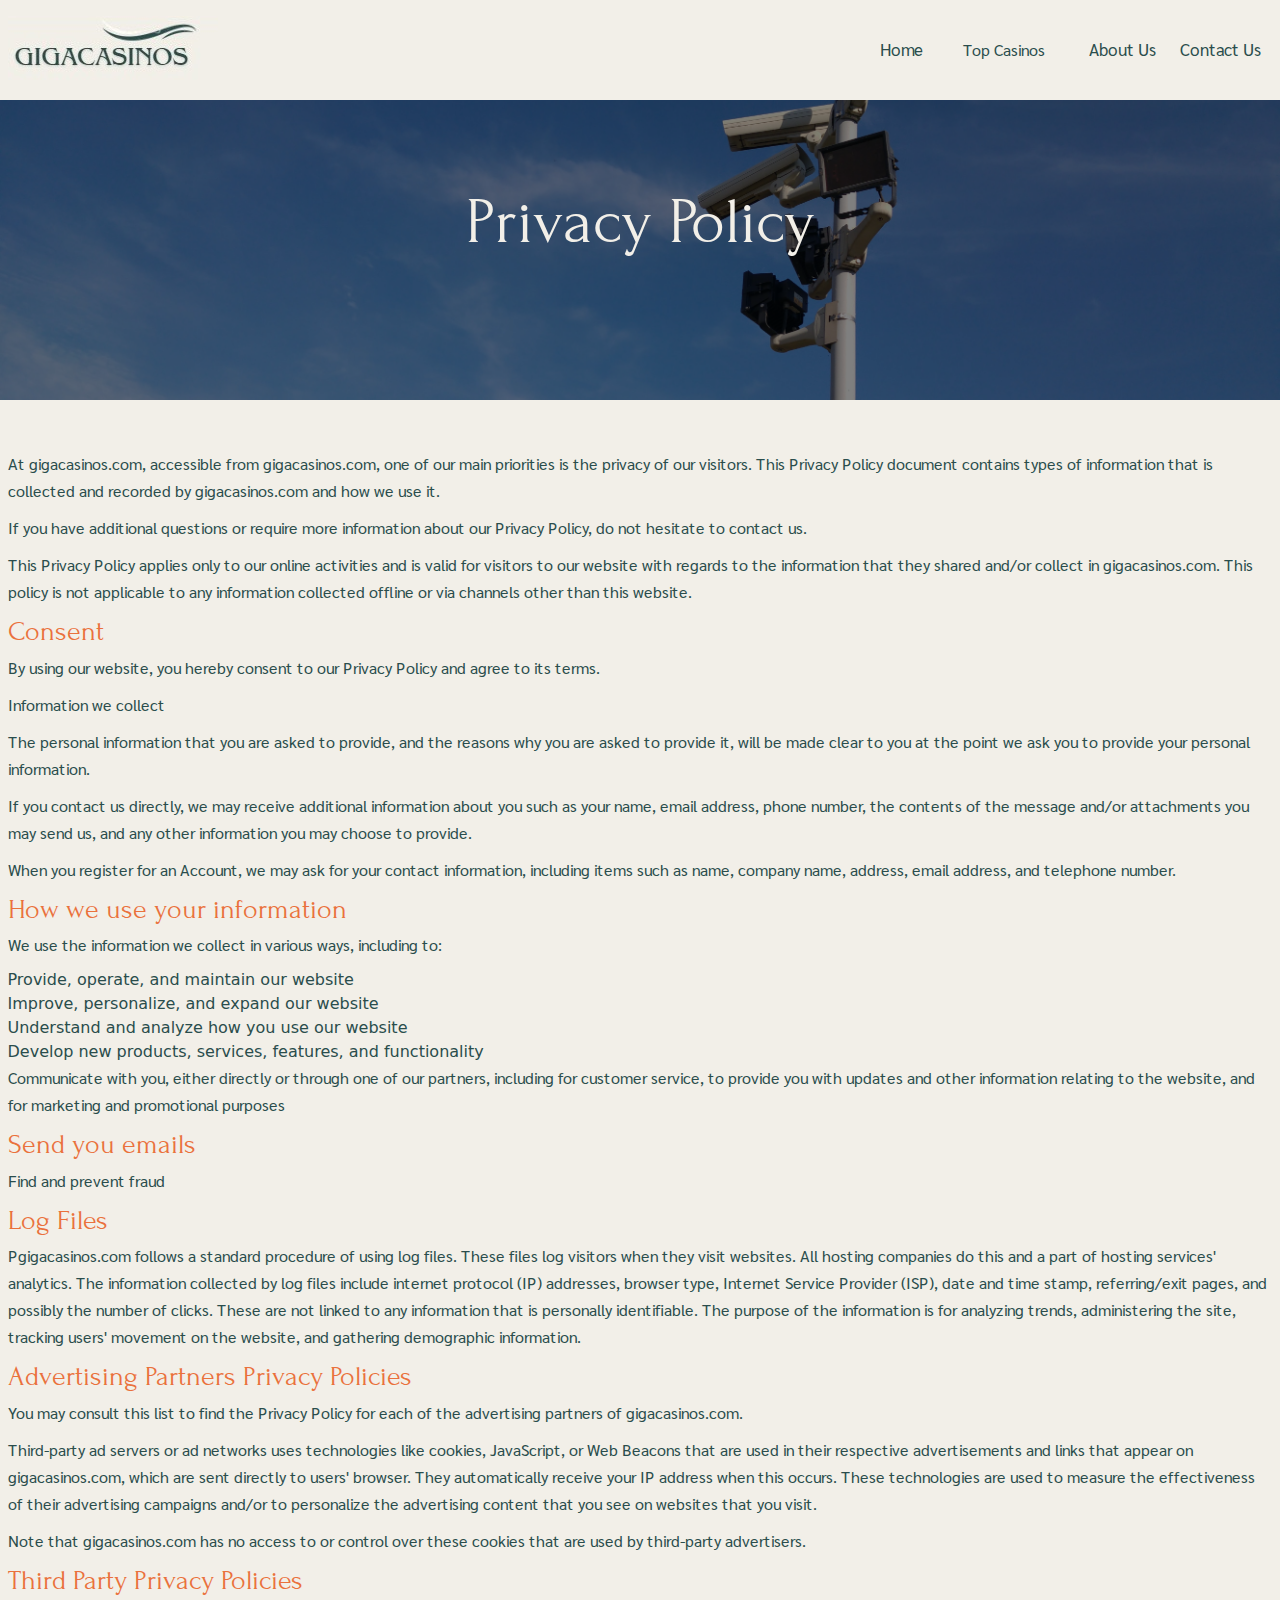
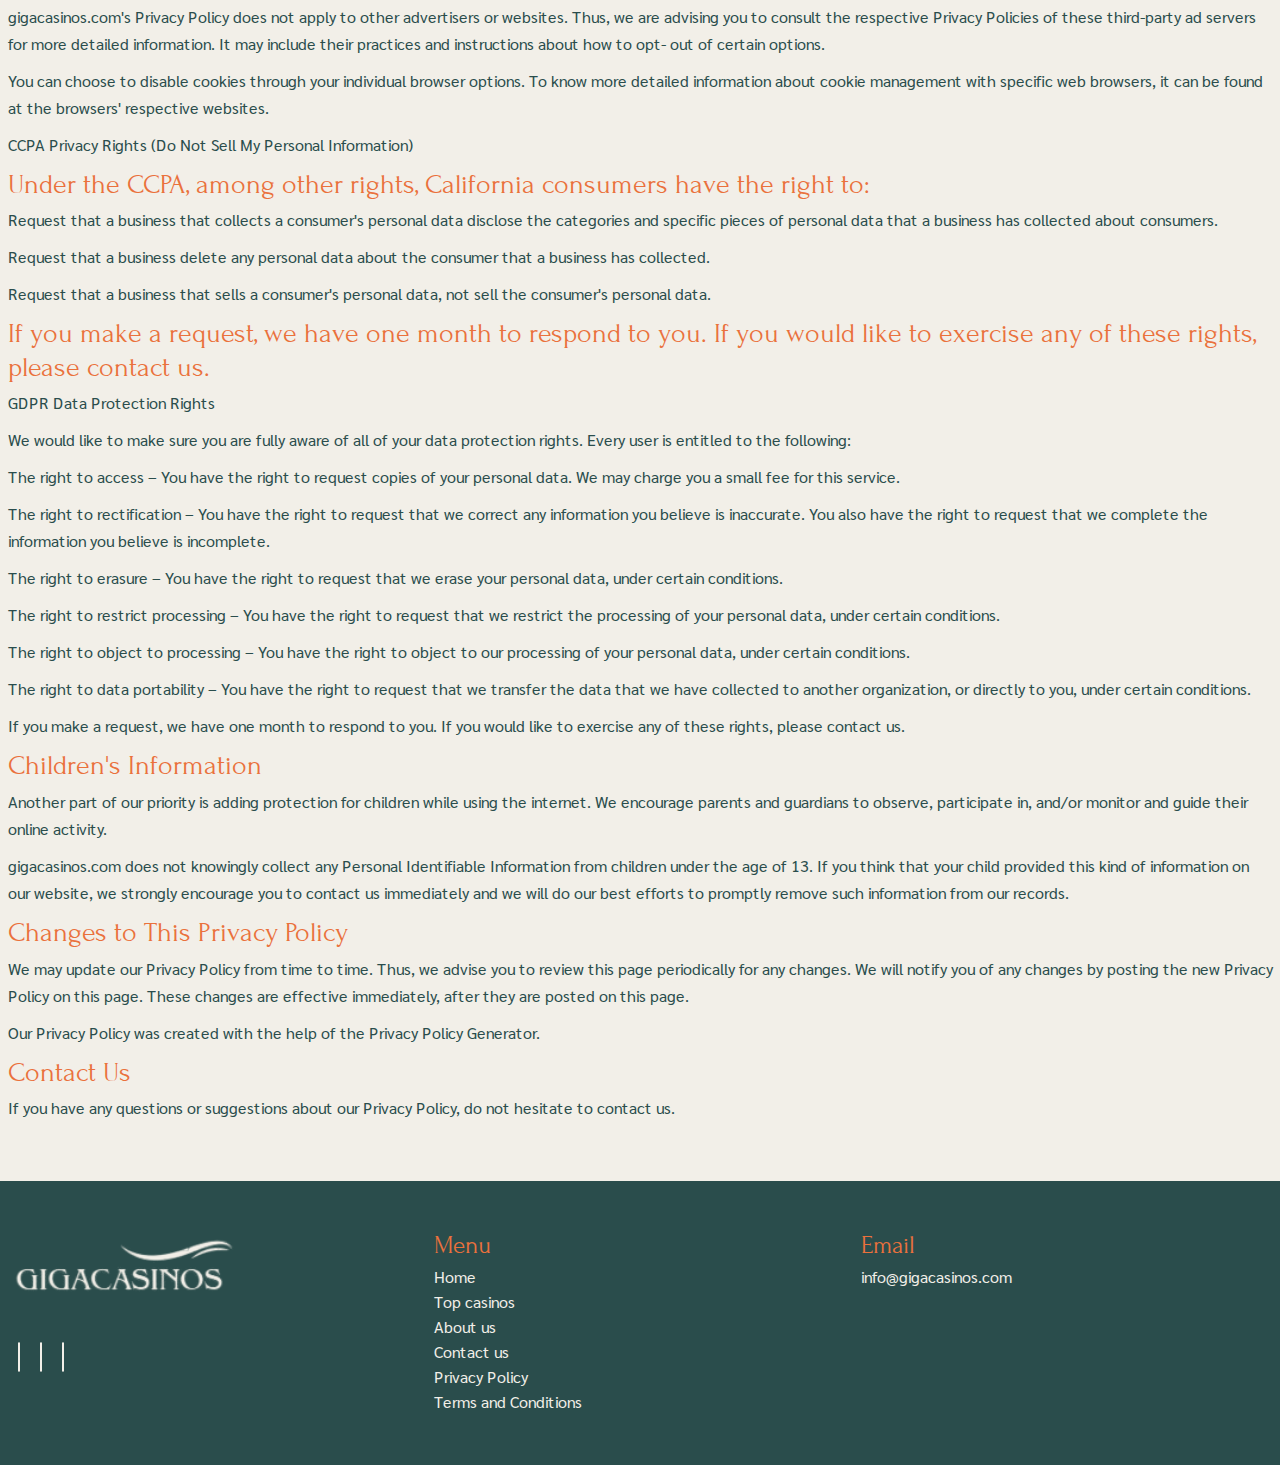
<file: privacy-policy.html>
<!doctype html>
<html lang="en">

<head>
  <meta charset="utf-8">
  <meta name="viewport" content="width=device-width, initial-scale=1">
  <link rel="stylesheet" href="https://cdnjs.cloudflare.com/ajax/libs/font-awesome/6.4.0/css/all.min.css"
    integrity="sha512-iecdLmaskl7CVkqkXNQ/ZH/XLlvWZOJyj7Yy7tcenmpD1ypASozpmT/E0iPtmFIB46ZmdtAc9eNBvH0H/ZpiBw=="
    crossorigin="anonymous" referrerpolicy="no-referrer" />
  <link href="https://unpkg.com/aos@2.3.1/dist/aos.css" rel="stylesheet">
  <link rel="stylesheet" href="css/bootstrap.css">
  <link rel="stylesheet" href="css/style.css">
  <link rel="stylesheet" href="css/responsive.css">
  <link rel="icon" href="images/favicon.png" type="image/x-icon">
  <title>Privacy Policy</title>
</head>

<body>
  <!-- site-header start -->
  <header class="site-header">
    <div class="container">
      <div class="site-logo">
        <a href="index.html"><img src="images/header-logo.jpg" alt="site-logo"></a>
      </div>

      <nav class="site-nav">
        <ul>
          <li><a href="index.html">Home</a></li>
          <div class="dropdown">
            <a href="top-casinos.html"><button class="dropbtn menu active">Top Casinos <i class="fa-solid fa-caret-down"
                  style="color: #ea713c; padding-left: 4px;"></i></button></a>
            <div class="dropdown-content">
              <a href="caesars-windsor.html">Caesars Windsor</a>
              <a href="casino-niagara.html">Casino Niagara</a>
              <a href="casinode-monttremblant.html">Casino de Mont-Tremblant</a>
              <a href="casino-ramaresort.html">Casino Rama Resort</a>
              <a href="riverock-casino.html">River Rock Casino Resort</a>
              <a href="casino-dulacleamy.html">Casino du Lac-Leamy</a>
              <a href="fallsview-casino.html">Fallsview Casino Resort</a>
              <a href="hard-rock.html">Hard Rock Casino Vancouver</a>
            </div>
          </div>
          <li><a href="about-us.html">About us</a></li>
          <li><a href="contact-us.html">Contact us</a></li>
          <li class="closed-menu">
            <a href="#">×</a>
          </li>
        </ul>
      </nav>
      <div class="menu-toggle">
        <div class="bar-1"></div>
        <div class="bar-2"></div>
        <div class="bar-3"></div>
      </div>


    </div>
  </header>
  <!-- site header end -->

  <!-- site privacybanner start -->
  <section class="privacy-section">
    <div class="container">
      <div class="row">
        <div class="banner__text">
          <h1>Privacy Policy</h1>
        </div>
      </div>
    </div>
  </section>

  <!-- site privacybanner end -->


  <!-- site privacytext start -->
  <section class="privacy-policy">
    <div class="container">
      <div class="content-wrap">
        <p>At gigacasinos.com, accessible from gigacasinos.com, one of our main priorities is the
          privacy of our visitors. This Privacy Policy document contains types of information that is
          collected and recorded by gigacasinos.com and how we use it.</p>
        <p>If you have additional questions or require more information about our Privacy Policy, do
          not hesitate to contact us.</p>
        <p>This Privacy Policy applies only to our online activities and is valid for visitors to our website
          with regards to the information that they shared and/or collect in gigacasinos.com. This
          policy is not applicable to any information collected offline or via channels other than this
          website.</p>
        <h4>Consent</h4>
        <p>By using our website, you hereby consent to our Privacy Policy and agree to its terms.</p>
        <p>Information we collect</p>
        <p>The personal information that you are asked to provide, and the reasons why you are asked
          to provide it, will be made clear to you at the point we ask you to provide your personal
          information.</p>
        <p>If you contact us directly, we may receive additional information about you such as your
          name, email address, phone number, the contents of the message and/or attachments you
          may send us, and any other information you may choose to provide.</p>
        <p>When you register for an Account, we may ask for your contact information, including items
          such as name, company name, address, email address, and telephone number.</p>
        <h4>How we use your information</h4>
        <p>We use the information we collect in various ways, including to:</p>
        <ul>
          <li>Provide, operate, and maintain our website</li>
          <li>Improve, personalize, and expand our website</li>
          <li>Understand and analyze how you use our website </li>
          <li>Develop new products, services, features, and functionality</li>
        </ul>
        <p>Communicate with you, either directly or through one of our partners, including for
          customer service, to provide you with updates and other information relating to the
          website, and for marketing and promotional purposes</p>
        <h4>Send you emails</h4>
        <p>Find and prevent fraud</p>
        <h4>Log Files</h4>
        <p>Pgigacasinos.com follows a standard procedure of using log files. These files log visitors when
          they visit websites. All hosting companies do this and a part of hosting services&#39; analytics.
          The information collected by log files include internet protocol (IP) addresses, browser type,
          Internet Service Provider (ISP), date and time stamp, referring/exit pages, and possibly the
          number of clicks. These are not linked to any information that is personally identifiable. The
          purpose of the information is for analyzing trends, administering the site, tracking users&#39;
          movement on the website, and gathering demographic information.</p>
        <h4>Advertising Partners Privacy Policies</h4>
        <p>You may consult this list to find the Privacy Policy for each of the advertising partners of
          gigacasinos.com.</p>
        <p>Third-party ad servers or ad networks uses technologies like cookies, JavaScript, or Web
          Beacons that are used in their respective advertisements and links that appear on
          gigacasinos.com, which are sent directly to users&#39; browser. They automatically receive your
          IP address when this occurs. These technologies are used to measure the effectiveness of
          their advertising campaigns and/or to personalize the advertising content that you see on
          websites that you visit.</p>
        <p>Note that gigacasinos.com has no access to or control over these cookies that are used by
          third-party advertisers.</p>
        <h4>Third Party Privacy Policies</h4>
        <p>gigacasinos.com&#39;s Privacy Policy does not apply to other advertisers or websites. Thus, we
          are advising you to consult the respective Privacy Policies of these third-party ad servers for
          more detailed information. It may include their practices and instructions about how to opt-
          out of certain options.</p>
        <p>You can choose to disable cookies through your individual browser options. To know more
          detailed information about cookie management with specific web browsers, it can be found
          at the browsers&#39; respective websites.</p>
        <p>CCPA Privacy Rights (Do Not Sell My Personal Information)</p>
        <h4>Under the CCPA, among other rights, California consumers have the right to:</h4>
        <p>Request that a business that collects a consumer&#39;s personal data disclose the categories and
          specific pieces of personal data that a business has collected about consumers.</p>
        <p>Request that a business delete any personal data about the consumer that a business has
          collected.</p>
        <p>Request that a business that sells a consumer&#39;s personal data, not sell the consumer&#39;s
          personal data.</p>
        <h4>If you make a request, we have one month to respond to you. If you would like to exercise
          any of these rights, please contact us.</h4>
        <p>GDPR Data Protection Rights</p>
        <p>We would like to make sure you are fully aware of all of your data protection rights. Every
          user is entitled to the following:</p>
        <p>The right to access – You have the right to request copies of your personal data. We may
          charge you a small fee for this service.</p>
        <P>The right to rectification – You have the right to request that we correct any information
          you believe is inaccurate. You also have the right to request that we complete the
          information you believe is incomplete.</p>
        <p>The right to erasure – You have the right to request that we erase your personal data, under
          certain conditions.</p>
        <p>The right to restrict processing – You have the right to request that we restrict the
          processing of your personal data, under certain conditions.</p>
        <p>The right to object to processing – You have the right to object to our processing of your
          personal data, under certain conditions.</p>
        <p>The right to data portability – You have the right to request that we transfer the data that
          we have collected to another organization, or directly to you, under certain conditions.</p>
        <p>If you make a request, we have one month to respond to you. If you would like to exercise
          any of these rights, please contact us.</p>
        <h4>Children's Information</h4>
        <p>Another part of our priority is adding protection for children while using the internet. We
          encourage parents and guardians to observe, participate in, and/or monitor and guide their
          online activity.</p>
        <p>gigacasinos.com does not knowingly collect any Personal Identifiable Information from
          children under the age of 13. If you think that your child provided this kind of information
          on our website, we strongly encourage you to contact us immediately and we will do our
          best efforts to promptly remove such information from our records.</p>
        <h4>Changes to This Privacy Policy</h4>
        <p>We may update our Privacy Policy from time to time. Thus, we advise you to review this
          page periodically for any changes. We will notify you of any changes by posting the new
          Privacy Policy on this page. These changes are effective immediately, after they are posted
          on this page.</p>
        <p>Our Privacy Policy was created with the help of the Privacy Policy Generator.</p>
        <h4>Contact Us</h4>
        <p>If you have any questions or suggestions about our Privacy Policy, do not hesitate to contact
          us.</p>
      </div>
    </div>
  </section>
  <!-- site privacytext end -->


  <!-- site footer start -->
  <div class="footer">
    <div class="container">
      <div class="row">
        <div class="col-lg-4 col-md-4 col-sm-12">
          <div class="footer-logo">
            <a href="index.html"><img src="images/footerlogo.png" alt="footerlogo" class="img-fluid"></a>
          </div>
          <div class="social-signals">
            <i class="fa-brands fa-facebook-f"></i>
            <i class="fa-brands fa-instagram"></i>
            <i class="fa-brands fa-twitter"></i>
          </div>
        </div>
        <div class="col-lg-4 col-md-4 col-sm-12">
          <div class="footer-links">
            <h3>Menu</h3>
            <ul>
              <li><a href="index.html">Home</a></li>
              <li><a href="top-casinos.html">Top casinos</a></li>
              <li><a href="about-us.html">About us</a></li>
              <li><a href="contact-us.html">Contact us</a></li>
              <li><a href="privacy-policy.html">Privacy Policy</a></li>
              <li><a href="terms-conditions.html">Terms and Conditions</a></li>
            </ul>
          </div>
        </div>
        <div class="col-lg-4 col-md-4 col-sm-12">
          <div class="footer-adresse">
            <h3>Email</h3>
            <div class="footer-mails">
              <div class="mails-names">
                <a href="mailto:info@gigacasinos.com">info@gigacasinos.com</a>
              </div>
            </div>
          </div>
        </div>
      </div>
    </div>
  </div>
  <!-- site footer end -->


  <script src="js/bootstrap.js"></script>
  <script src="js/jquery.js"></script>


  <script>
    $(document).ready(function () {
      $(".menu-toggle").click(function () {
        $("body").addClass("toggle");
      });
    });

    $(document).ready(function () {
      $(".closed-menu").click(function () {
        $("body").removeClass("toggle");
      });
    });
  </script>

  <script>
    $(document).ready(function () {
      $(window).scroll(function () {
        var header = $("header");
        header.toggleClass("sticky", $(window).scrollTop() > 0);
      });
    });
  </script>


</body>

</html>
</file>
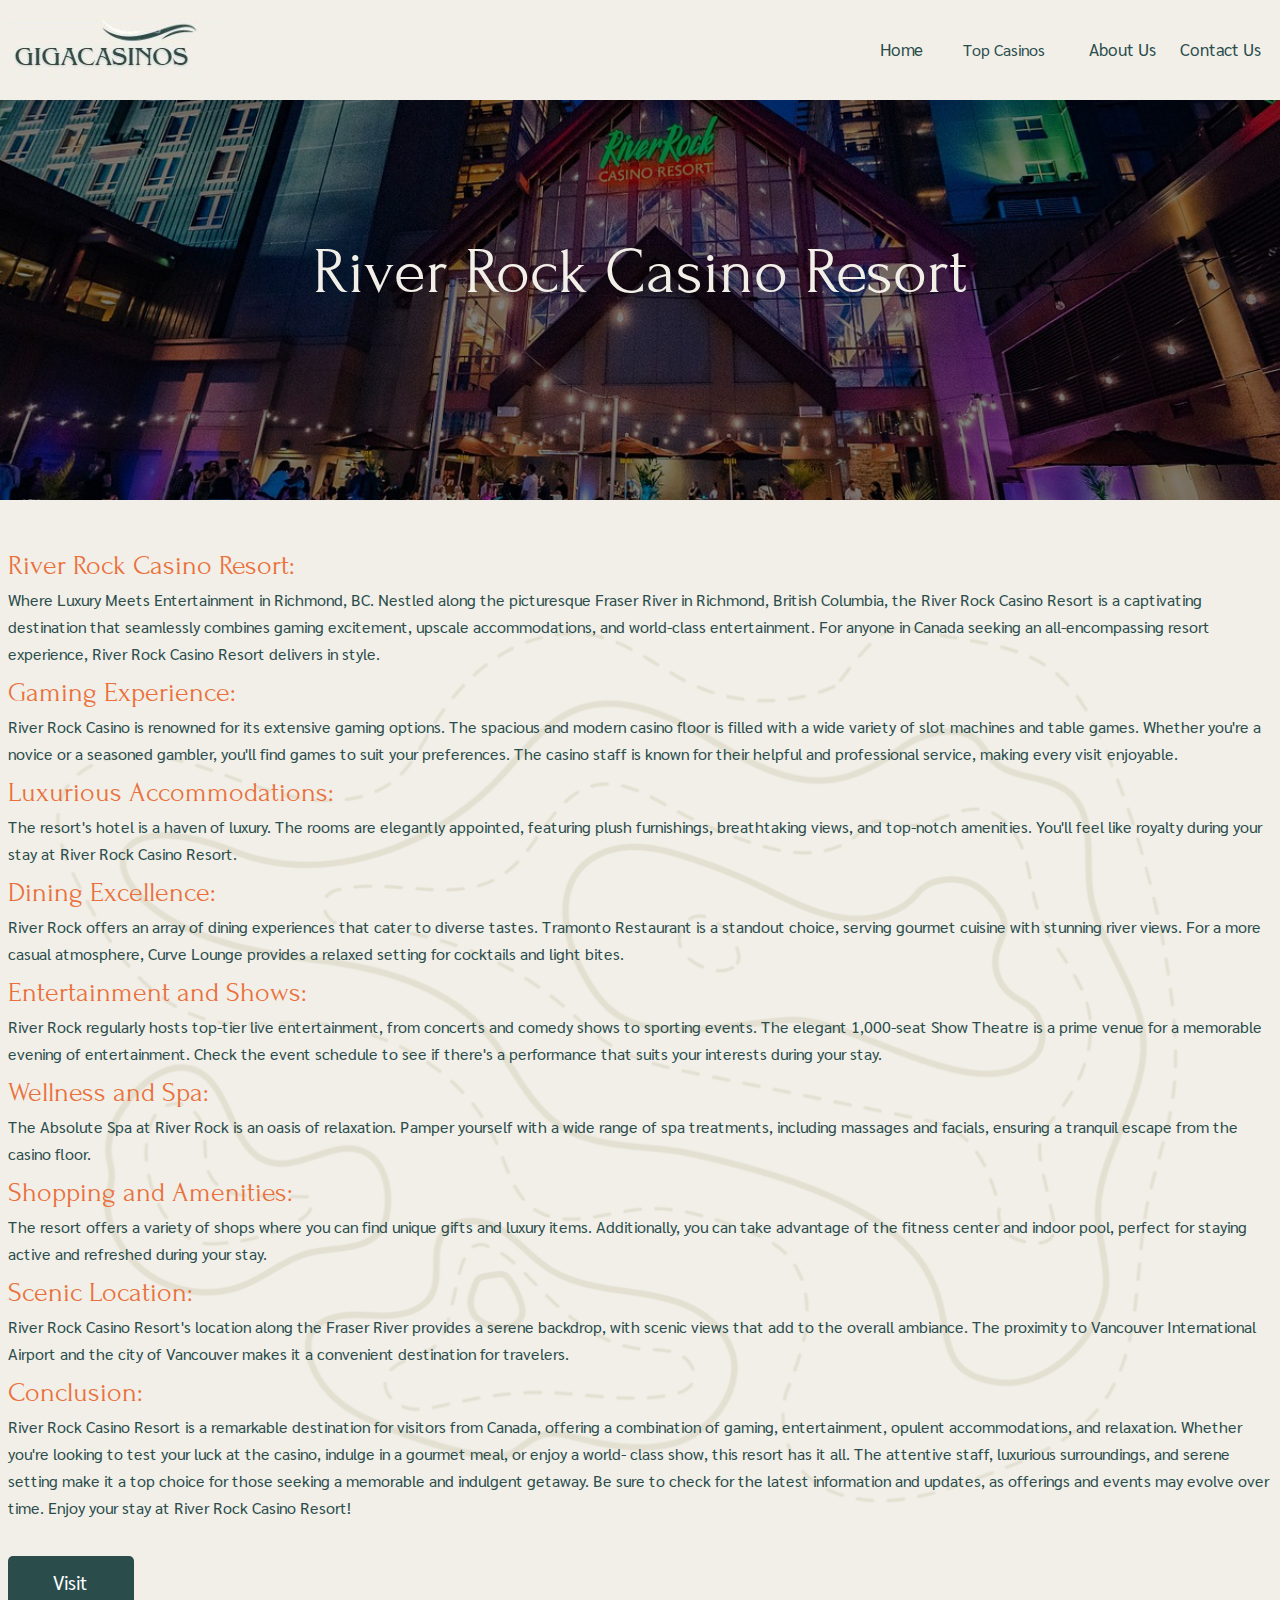
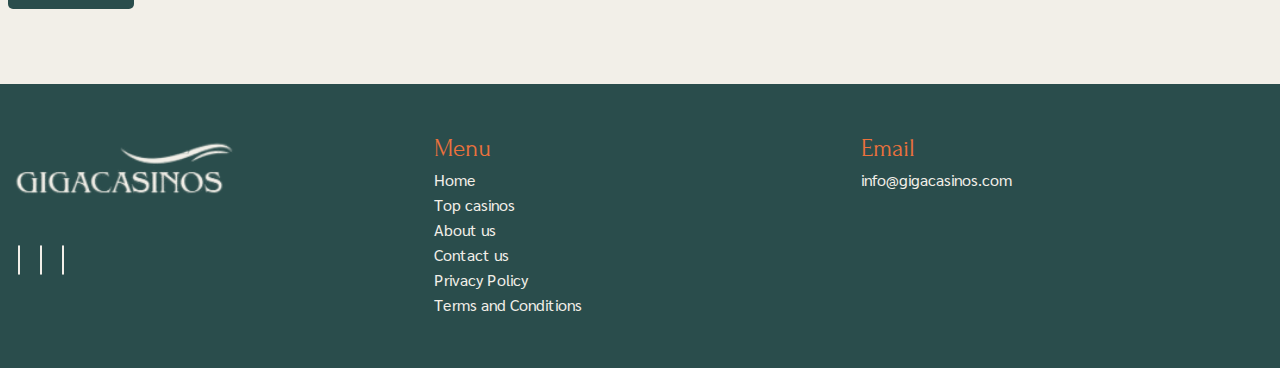
<file: riverock-casino.html>
<!doctype html>
<html lang="en">

<head>
  <meta charset="utf-8">
  <meta name="viewport" content="width=device-width, initial-scale=1">
  <link rel="stylesheet" href="https://cdnjs.cloudflare.com/ajax/libs/font-awesome/6.4.0/css/all.min.css"
    integrity="sha512-iecdLmaskl7CVkqkXNQ/ZH/XLlvWZOJyj7Yy7tcenmpD1ypASozpmT/E0iPtmFIB46ZmdtAc9eNBvH0H/ZpiBw=="
    crossorigin="anonymous" referrerpolicy="no-referrer" />
  <link href="https://unpkg.com/aos@2.3.1/dist/aos.css" rel="stylesheet">
  <link rel="stylesheet" href="css/bootstrap.css">
  <link rel="stylesheet" href="css/style.css">
  <link rel="stylesheet" href="css/responsive.css">
  <link rel="icon" href="images/favicon.png" type="image/x-icon">
  <title>River Rock Casino Resort</title>
</head>

<body>
  <!-- site-header start -->
  <header class="site-header">
    <div class="container">
      <div class="site-logo">
        <a href="index.html"><img src="images/header-logo.jpg" alt="site-logo"></a>
      </div>
      <nav class="site-nav">
        <ul>
          <li><a href="index.html">Home</a></li>
          <div class="dropdown">
            <a href="top-casinos.html"><button class="dropbtn menu active">Top Casinos <i class="fa-solid fa-caret-down"
                  style="color: #ea713c; padding-left: 4px;"></i></button></a>
            <div class="dropdown-content">
              <a href="caesars-windsor.html">Caesars Windsor</a>
              <a href="casino-niagara.html">Casino Niagara</a>
              <a href="casinode-monttremblant.html">Casino de Mont-Tremblant</a>
              <a href="casino-ramaresort.html">Casino Rama Resort</a>
              <a href="riverock-casino.html">River Rock Casino Resort</a>
              <a href="casino-dulacleamy.html">Casino du Lac-Leamy</a>
              <a href="fallsview-casino.html">Fallsview Casino Resort</a>
              <a href="hard-rock.html">Hard Rock Casino Vancouver</a>
            </div>
          </div>
          <li><a href="about-us.html">About us</a></li>
          <li><a href="contact-us.html">Contact us</a></li>
          <li class="closed-menu">
            <a href="#">×</a>
          </li>
        </ul>
      </nav>
      <div class="menu-toggle">
        <div class="bar-1"></div>
        <div class="bar-2"></div>
        <div class="bar-3"></div>
      </div>


    </div>
  </header>
  <!-- site header end -->

  <!-- site riverrockbanner start -->
  <section class="riverrockbanner">
    <div class="container">
      <div class="row">
        <div class="banner__text">
          <h1>River Rock Casino Resort</h1>
        </div>
      </div>
    </div>
  </section>

  <!-- site riverrockbanner end -->

  <!-- site-casinodetail-start -->
  <div class="casinodetail">
    <div class="container">
      <div class="row">
        <div class="col-12">
          <div class="casinodetail-text">
            <h3>River Rock Casino Resort:</h3>
            <p>Where Luxury Meets Entertainment in Richmond, BC. Nestled along the picturesque Fraser
              River in Richmond, British Columbia, the River Rock Casino Resort is a captivating
              destination that seamlessly combines gaming excitement, upscale accommodations, and
              world-class entertainment. For anyone in Canada seeking an all-encompassing resort
              experience, River Rock Casino Resort delivers in style.</p>
            <h3>Gaming Experience:</h3>
            <p>River Rock Casino is renowned for its extensive gaming options. The spacious and modern
              casino floor is filled with a wide variety of slot machines and table games. Whether you&#39;re a
              novice or a seasoned gambler, you&#39;ll find games to suit your preferences. The casino staff is
              known for their helpful and professional service, making every visit enjoyable.</p>
            <h3>Luxurious Accommodations:</h3>
            <p>The resort&#39;s hotel is a haven of luxury. The rooms are elegantly appointed, featuring plush
              furnishings, breathtaking views, and top-notch amenities. You&#39;ll feel like royalty during your
              stay at River Rock Casino Resort.</p>
            <h3>Dining Excellence:</h3>
            <p>River Rock offers an array of dining experiences that cater to diverse tastes. Tramonto
              Restaurant is a standout choice, serving gourmet cuisine with stunning river views. For a
              more casual atmosphere, Curve Lounge provides a relaxed setting for cocktails and light
              bites.</p>
            <h3>Entertainment and Shows:</h3>
            <p>River Rock regularly hosts top-tier live entertainment, from concerts and comedy shows to
              sporting events. The elegant 1,000-seat Show Theatre is a prime venue for a memorable
              evening of entertainment. Check the event schedule to see if there&#39;s a performance that
              suits your interests during your stay.</p>
            <h3>Wellness and Spa:</h3>
            <p>The Absolute Spa at River Rock is an oasis of relaxation. Pamper yourself with a wide range
              of spa treatments, including massages and facials, ensuring a tranquil escape from the
              casino floor.</p>
            <h3>Shopping and Amenities:</h3>
            <p>The resort offers a variety of shops where you can find unique gifts and luxury items.
              Additionally, you can take advantage of the fitness center and indoor pool, perfect for
              staying active and refreshed during your stay.</p>
            <h3>Scenic Location:</h3>
            <p>River Rock Casino Resort&#39;s location along the Fraser River provides a serene backdrop, with
              scenic views that add to the overall ambiance. The proximity to Vancouver International
              Airport and the city of Vancouver makes it a convenient destination for travelers.</p>
            <h3>Conclusion:</h3>
            <p>River Rock Casino Resort is a remarkable destination for visitors from Canada, offering a
              combination of gaming, entertainment, opulent accommodations, and relaxation. Whether
              you&#39;re looking to test your luck at the casino, indulge in a gourmet meal, or enjoy a world-
              class show, this resort has it all. The attentive staff, luxurious surroundings, and serene
              setting make it a top choice for those seeking a memorable and indulgent getaway. Be sure
              to check for the latest information and updates, as offerings and events may evolve over
              time. Enjoy your stay at River Rock Casino Resort!</p>
          </div>
          <div class="resturent-button new">
            <a href="https://riverrock.com/vancouver-casino-resort/" target="_blank">Visit</a>
          </div>
        </div>
      </div>
    </div>
  </div>
  <!-- site-casinodetail-end -->


  <!-- site footer start -->
  <div class="footer">
    <div class="container">
      <div class="row">
        <div class="col-lg-4 col-md-4 col-sm-12">
          <div class="footer-logo">
            <a href="index.html"><img src="images/footerlogo.png" alt="footerlogo" class="img-fluid"></a>
          </div>
          <div class="social-signals">
            <i class="fa-brands fa-facebook-f"></i>
            <i class="fa-brands fa-instagram"></i>
            <i class="fa-brands fa-twitter"></i>
          </div>
        </div>
        <div class="col-lg-4 col-md-4 col-sm-12">
          <div class="footer-links">
            <h3>Menu</h3>
            <ul>
              <li><a href="index.html">Home</a></li>
              <li><a href="top-casinos.html">Top casinos</a></li>
              <li><a href="about-us.html">About us</a></li>
              <li><a href="contact-us.html">Contact us</a></li>
              <li><a href="privacy-policy.html">Privacy Policy</a></li>
              <li><a href="terms-conditions.html">Terms and Conditions</a></li>
            </ul>
          </div>
        </div>
        <div class="col-lg-4 col-md-4 col-sm-12">
          <div class="footer-adresse">
            <h3>Email</h3>
            <div class="footer-mails">
              <div class="mails-names">
                <a href="mailto:info@gigacasinos.com">info@gigacasinos.com</a>
              </div>
            </div>
          </div>
        </div>
      </div>
    </div>
  </div>
  <!-- site footer end -->


  <script src="js/bootstrap.js"></script>
  <script src="js/jquery.js"></script>


  <script>
    $(document).ready(function () {
      $(".menu-toggle").click(function () {
        $("body").addClass("toggle");
      });
    });

    $(document).ready(function () {
      $(".closed-menu").click(function () {
        $("body").removeClass("toggle");
      });
    });
  </script>

  <script>
    $(document).ready(function () {
      $(window).scroll(function () {
        var header = $("header");
        header.toggleClass("sticky", $(window).scrollTop() > 0);
      });
    });
  </script>


</body>

</html>
</file>
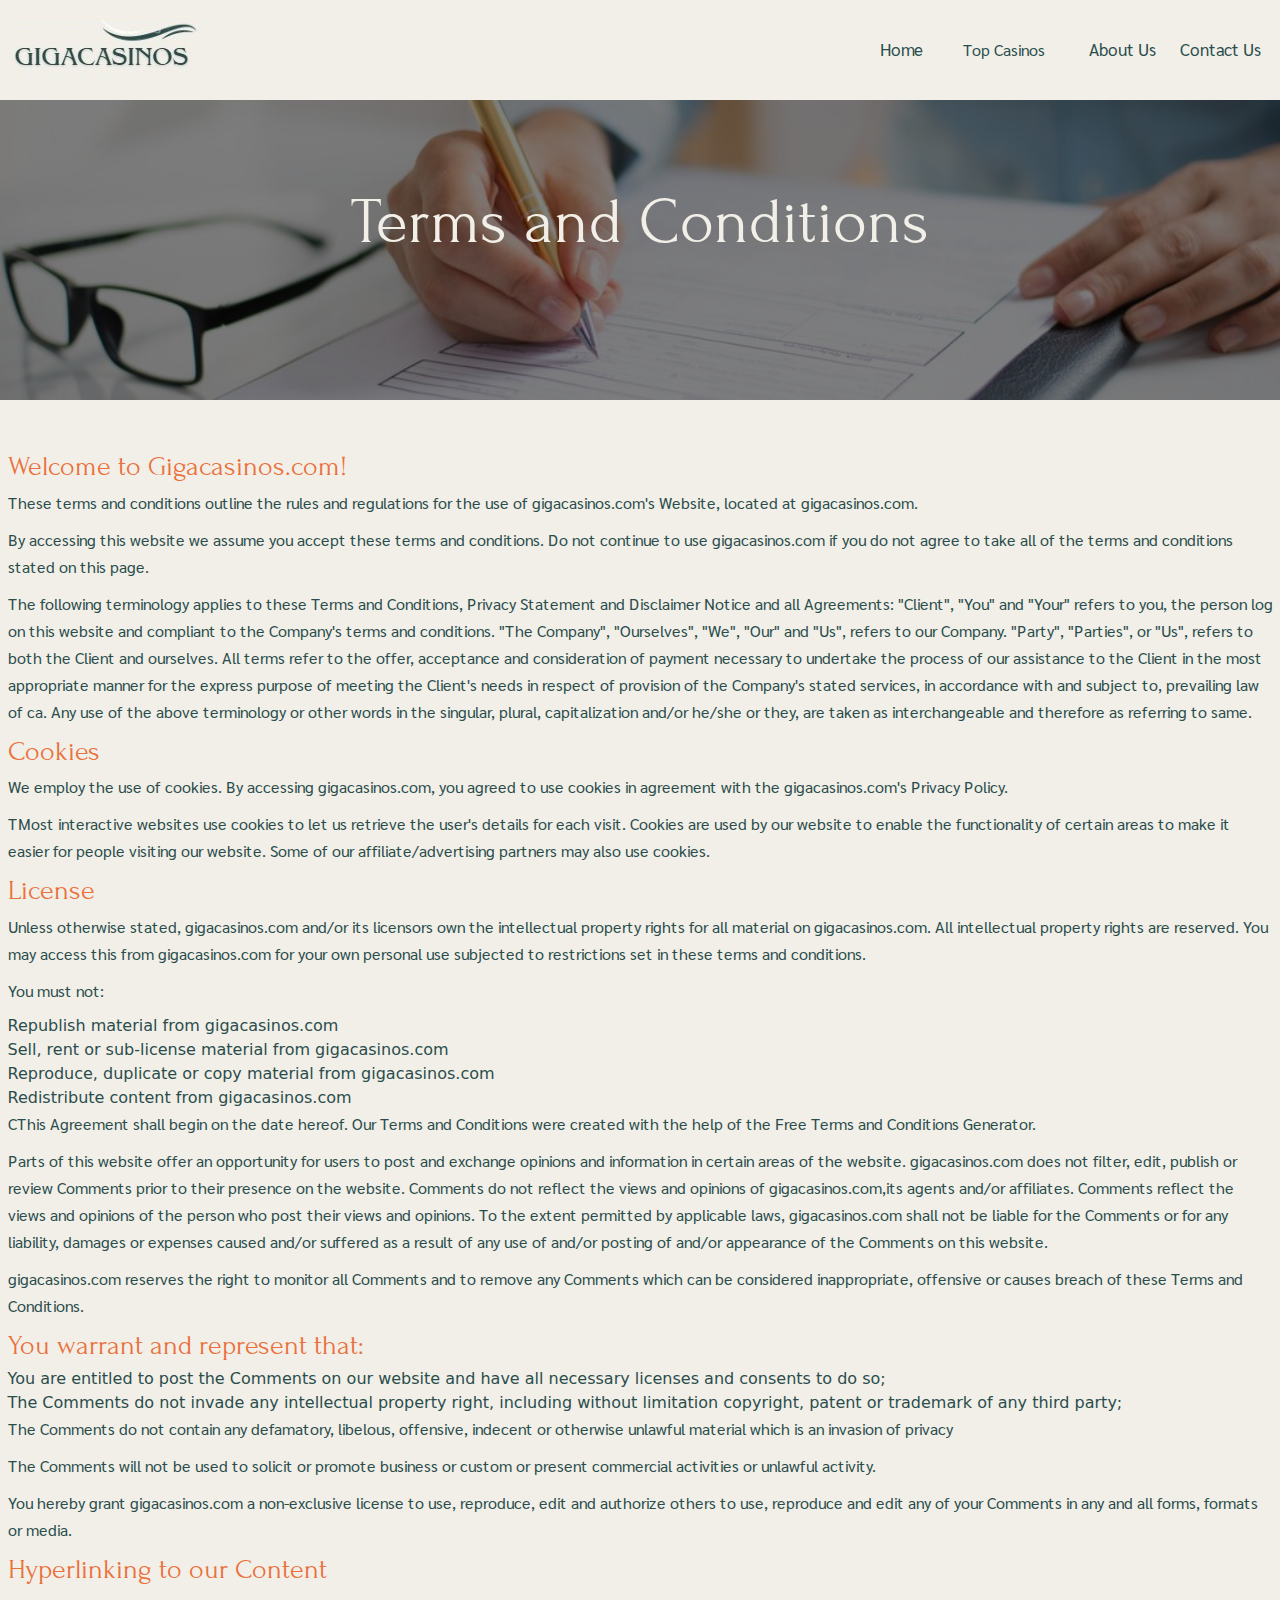
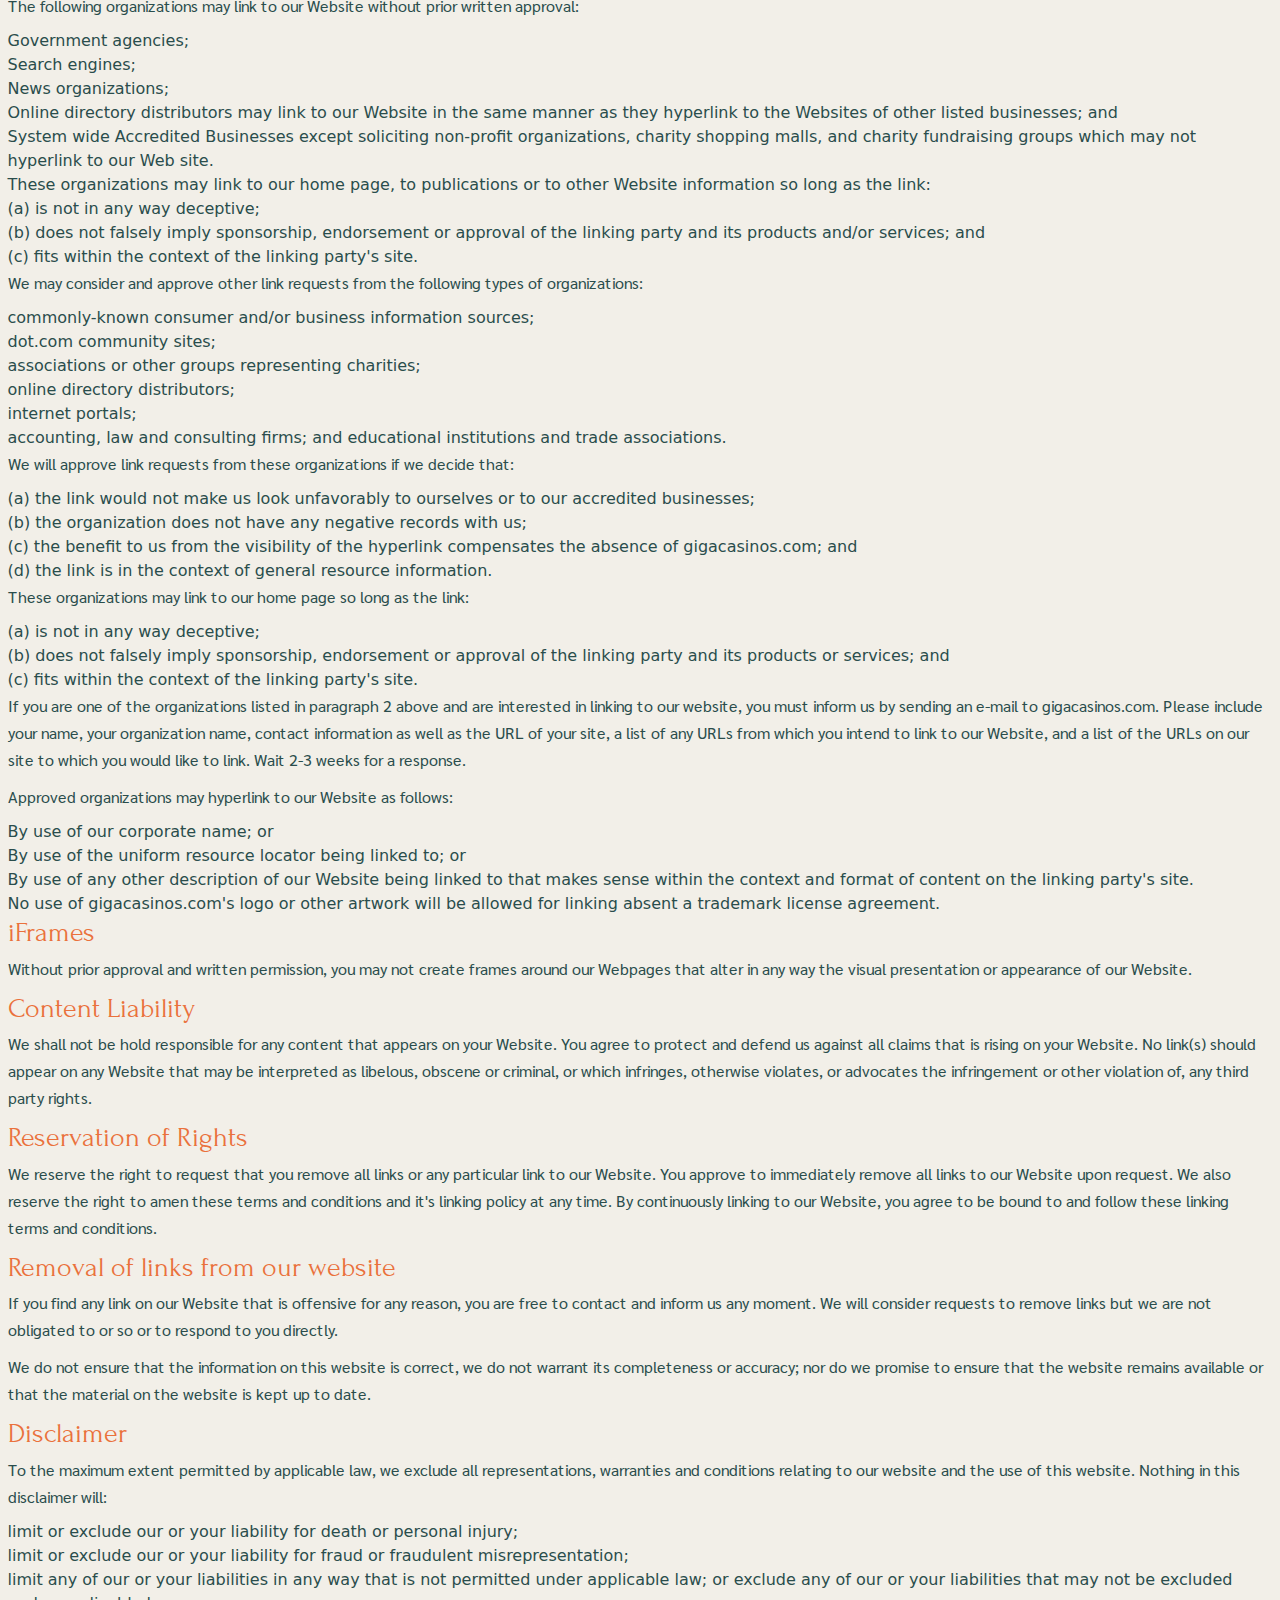
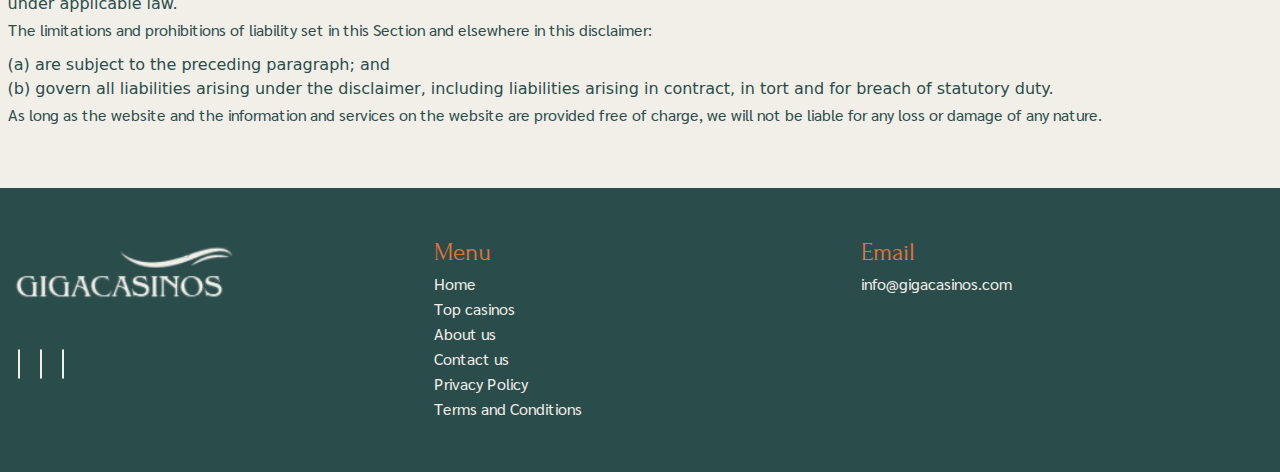
<file: terms-conditions.html>
<!doctype html>
<html lang="en">

<head>
  <meta charset="utf-8">
  <meta name="viewport" content="width=device-width, initial-scale=1">
  <link rel="stylesheet" href="https://cdnjs.cloudflare.com/ajax/libs/font-awesome/6.4.0/css/all.min.css"
    integrity="sha512-iecdLmaskl7CVkqkXNQ/ZH/XLlvWZOJyj7Yy7tcenmpD1ypASozpmT/E0iPtmFIB46ZmdtAc9eNBvH0H/ZpiBw=="
    crossorigin="anonymous" referrerpolicy="no-referrer" />
  <link href="https://unpkg.com/aos@2.3.1/dist/aos.css" rel="stylesheet">
  <link rel="stylesheet" href="css/bootstrap.css">
  <link rel="stylesheet" href="css/style.css">
  <link rel="stylesheet" href="css/responsive.css">
  <link rel="icon" href="images/favicon.png" type="image/x-icon">
  <title>Terms and Conditions</title>
</head>

<body>
  <!-- site-header start -->
  <header class="site-header">
    <div class="container">
      <div class="site-logo">
        <a href="index.html"><img src="images/header-logo.jpg" alt="site-logo"></a>
      </div>

      <nav class="site-nav">
        <ul>
          <li><a href="index.html">Home</a></li>
          <div class="dropdown">
            <a href="top-casinos.html"><button class="dropbtn menu active">Top Casinos <i class="fa-solid fa-caret-down"
                  style="color: #ea713c; padding-left: 4px;"></i></button></a>
            <div class="dropdown-content">
              <a href="caesars-windsor.html">Caesars Windsor</a>
              <a href="casino-niagara.html">Casino Niagara</a>
              <a href="casinode-monttremblant.html">Casino de Mont-Tremblant</a>
              <a href="casino-ramaresort.html">Casino Rama Resort</a>
              <a href="riverock-casino.html">River Rock Casino Resort</a>
              <a href="casino-dulacleamy.html">Casino du Lac-Leamy</a>
              <a href="fallsview-casino.html">Fallsview Casino Resort</a>
              <a href="hard-rock.html">Hard Rock Casino Vancouver</a>
            </div>
          </div>
          <li><a href="about-us.html">About us</a></li>
          <li><a href="contact-us.html">Contact us</a></li>
          <li class="closed-menu">
            <a href="#">×</a>
          </li>
        </ul>
      </nav>
      <div class="menu-toggle">
        <div class="bar-1"></div>
        <div class="bar-2"></div>
        <div class="bar-3"></div>
      </div>


    </div>
  </header>
  <!-- site header end -->

  <!-- site Termsbanner start -->
  <section class="terms-section">
    <div class="container">
      <div class="row">
        <div class="banner__text">
          <h1>Terms and Conditions</h1>
        </div>
      </div>
    </div>
  </section>

  <!-- site Termsbanner end -->


  <!-- site termstext start -->
  <section class="terms">
    <div class="container">
      <div class="content-wrap">
        <h4>Welcome to Gigacasinos.com!</h4>
        <p>These terms and conditions outline the rules and regulations for the use of
          gigacasinos.com&#39;s Website, located at gigacasinos.com.</p>
        <p>By accessing this website we assume you accept these terms and conditions. Do not
          continue to use gigacasinos.com if you do not agree to take all of the terms and conditions
          stated on this page.</p>
        <p>The following terminology applies to these Terms and Conditions, Privacy Statement and
          Disclaimer Notice and all Agreements: &quot;Client&quot;, &quot;You&quot; and &quot;Your&quot; refers to you,
          the person
          log on this website and compliant to the Company&#39;s terms and conditions. &quot;The Company&quot;,
          &quot;Ourselves&quot;, &quot;We&quot;, &quot;Our&quot; and &quot;Us&quot;, refers to our Company.
          &quot;Party&quot;, &quot;Parties&quot;, or &quot;Us&quot;, refers
          to both the Client and ourselves. All terms refer to the offer, acceptance and consideration
          of payment necessary to undertake the process of our assistance to the Client in the most
          appropriate manner for the express purpose of meeting the Client&#39;s needs in respect of
          provision of the Company&#39;s stated services, in accordance with and subject to, prevailing law
          of ca. Any use of the above terminology or other words in the singular, plural, capitalization
          and/or he/she or they, are taken as interchangeable and therefore as referring to same.</p>
        <h4>Cookies</h4>
        <p>We employ the use of cookies. By accessing gigacasinos.com, you agreed to use cookies in
          agreement with the gigacasinos.com&#39;s Privacy Policy.</p>
        <p>TMost interactive websites use cookies to let us retrieve the user&#39;s details for each visit.
          Cookies are used by our website to enable the functionality of certain areas to make it
          easier for people visiting our website. Some of our affiliate/advertising partners may also
          use cookies.</p>
        <h4>License</h4>
        <p>Unless otherwise stated, gigacasinos.com and/or its licensors own the intellectual property
          rights for all material on gigacasinos.com. All intellectual property rights are reserved. You
          may access this from gigacasinos.com for your own personal use subjected to restrictions
          set in these terms and conditions.</p>
        <p>You must not:</p>
        <ul>
          <li>Republish material from gigacasinos.com</li>
          <li>Sell, rent or sub-license material from gigacasinos.com</li>
          <li>Reproduce, duplicate or copy material from gigacasinos.com</li>
          <li>Redistribute content from gigacasinos.com</li>
        </ul>
        <p>CThis Agreement shall begin on the date hereof. Our Terms and Conditions were created with
          the help of the Free Terms and Conditions Generator.</p>
        <p>Parts of this website offer an opportunity for users to post and exchange opinions and
          information in certain areas of the website. gigacasinos.com does not filter, edit, publish or
          review Comments prior to their presence on the website. Comments do not reflect the
          views and opinions of gigacasinos.com,its agents and/or affiliates. Comments reflect the
          views and opinions of the person who post their views and opinions. To the extent
          permitted by applicable laws, gigacasinos.com shall not be liable for the Comments or for
          any liability, damages or expenses caused and/or suffered as a result of any use of and/or
          posting of and/or appearance of the Comments on this website.</p>
        <p>gigacasinos.com reserves the right to monitor all Comments and to remove any Comments
          which can be considered inappropriate, offensive or causes breach of these Terms and
          Conditions.</p>
        <h4>You warrant and represent that:</h4>
        <ul>
          <li>You are entitled to post the Comments on our website and have all necessary licenses and
            consents to do so;</li>
          <li>The Comments do not invade any intellectual property right, including without limitation
            copyright, patent or trademark of any third party;</li>
        </ul>
        <p>The Comments do not contain any defamatory, libelous, offensive, indecent or otherwise
          unlawful material which is an invasion of privacy</p>
        <p>The Comments will not be used to solicit or promote business or custom or present
          commercial activities or unlawful activity.</p>
        <p>You hereby grant gigacasinos.com a non-exclusive license to use, reproduce, edit and
          authorize others to use, reproduce and edit any of your Comments in any and all forms,
          formats or media.</p>
        <h4>Hyperlinking to our Content</h4>
        <p>The following organizations may link to our Website without prior written approval:</p>
        <ul>
          <li>Government agencies;</li>
          <li>Search engines;</li>
          <li>News organizations;</li>
          <li>Online directory distributors may link to our Website in the same manner as they hyperlink
            to the Websites of other listed businesses; and</li>
          <li>System wide Accredited Businesses except soliciting non-profit organizations, charity
            shopping malls, and charity fundraising groups which may not hyperlink to our Web site.</li>
          <li>These organizations may link to our home page, to publications or to other Website
            information so long as the link:</li>
          <li>(a) is not in any way deceptive;</li>
          <li>(b) does not falsely imply
            sponsorship, endorsement or approval of the linking party and its products and/or services;
            and</li>
          <li>(c) fits within the context of the linking party&#39;s site.</li>
        </ul>
        <p>We may consider and approve other link requests from the following types of organizations:</p>
        <ul>
          <li>commonly-known consumer and/or business information sources;</li>
          <li>dot.com community sites;</li>
          <li>associations or other groups representing charities;</li>
          <li>online directory distributors;</li>
          <li>internet portals;</li>
          <li>accounting, law and consulting firms; and
            educational institutions and trade associations.</li>
        </ul>
        <p>We will approve link requests from these organizations if we decide that:</p>
        <ul>
          <li>(a) the link would
            not make us look unfavorably to ourselves or to our accredited businesses;</li>
          <li>(b) the
            organization does not have any negative records with us;</li>
          <li>(c) the benefit to us from the
            visibility of the hyperlink compensates the absence of gigacasinos.com; and</li>
          <li>(d) the link is in
            the context of general resource information.</li>
        </ul>
        <p>These organizations may link to our home page so long as the link:</p>
        <ul>
          <li>(a) is not in any way
            deceptive;</li>
          <li>(b) does not falsely imply sponsorship, endorsement or approval of the linking
            party and its products or services; and</li>
          <li>(c) fits within the context of the linking party&#39;s site.</li>
        </ul>
        <p>If you are one of the organizations listed in paragraph 2 above and are interested in linking
          to our website, you must inform us by sending an e-mail to gigacasinos.com. Please include
          your name, your organization name, contact information as well as the URL of your site, a
          list of any URLs from which you intend to link to our Website, and a list of the URLs on our
          site to which you would like to link. Wait 2-3 weeks for a response.</p>
        <p>Approved organizations may hyperlink to our Website as follows:</p>
        <ul>
          <li>By use of our corporate name; or</li>
          <li>By use of the uniform resource locator being linked to; or</li>
          <li>By use of any other description of our Website being linked to that makes sense within the
            context and format of content on the linking party&#39;s site.</li>
          <li>No use of gigacasinos.com&#39;s logo or other artwork will be allowed for linking absent a
            trademark license agreement.</li>
        </ul>
        <h4>iFrames</h4>
        <p>Without prior approval and written permission, you may not create frames around our
          Webpages that alter in any way the visual presentation or appearance of our Website.</p>
        <h4>Content Liability</h4>
        <p>We shall not be hold responsible for any content that appears on your Website. You agree
          to protect and defend us against all claims that is rising on your Website. No link(s) should
          appear on any Website that may be interpreted as libelous, obscene or criminal, or which
          infringes, otherwise violates, or advocates the infringement or other violation of, any third
          party rights.</p>
        <h4>Reservation of Rights</h4>
        <p>We reserve the right to request that you remove all links or any particular link to our
          Website. You approve to immediately remove all links to our Website upon request. We
          also reserve the right to amen these terms and conditions and it&#39;s linking policy at any time.
          By continuously linking to our Website, you agree to be bound to and follow these linking
          terms and conditions.</p>
        <h4>Removal of links from our website</h4>
        <p>If you find any link on our Website that is offensive for any reason, you are free to contact
          and inform us any moment. We will consider requests to remove links but we are not
          obligated to or so or to respond to you directly.</p>
        <p>We do not ensure that the information on this website is correct, we do not warrant its
          completeness or accuracy; nor do we promise to ensure that the website remains available
          or that the material on the website is kept up to date.</p>
        <h4>Disclaimer</h4>
        <p>To the maximum extent permitted by applicable law, we exclude all representations,
          warranties and conditions relating to our website and the use of this website. Nothing in
          this disclaimer will:</p>
        <ul>
          <li>limit or exclude our or your liability for death or personal injury;</li>
          <li>limit or exclude our or your liability for fraud or fraudulent misrepresentation;</li>
          <li>limit any of our or your liabilities in any way that is not permitted under applicable law; or
            exclude any of our or your liabilities that may not be excluded under applicable law.</li>

        </ul>
        <p>The limitations and prohibitions of liability set in this Section and elsewhere in this
          disclaimer:</p>
        <ul>
          <li>(a) are subject to the preceding paragraph; and</li>
          <li>(b) govern all liabilities arising
            under the disclaimer, including liabilities arising in contract, in tort and for breach of
            statutory duty.</li>
        </ul>
        <p>As long as the website and the information and services on the website are provided free of
          charge, we will not be liable for any loss or damage of any nature.</p>
      </div>
    </div>
  </section>
  <!-- site termstext end -->


  <!-- site footer start -->
  <div class="footer">
    <div class="container">
      <div class="row">
        <div class="col-lg-4 col-md-4 col-sm-12">
          <div class="footer-logo">
            <a href="index.html"><img src="images/footerlogo.png" alt="footerlogo" class="img-fluid"></a>
          </div>
          <div class="social-signals">
            <i class="fa-brands fa-facebook-f"></i>
            <i class="fa-brands fa-instagram"></i>
            <i class="fa-brands fa-twitter"></i>
          </div>
        </div>
        <div class="col-lg-4 col-md-4 col-sm-12">
          <div class="footer-links">
            <h3>Menu</h3>
            <ul>
              <li><a href="index.html">Home</a></li>
              <li><a href="top-casinos.html">Top casinos</a></li>
              <li><a href="about-us.html">About us</a></li>
              <li><a href="contact-us.html">Contact us</a></li>
              <li><a href="privacy-policy.html">Privacy Policy</a></li>
              <li><a href="terms-conditions.html">Terms and Conditions</a></li>
            </ul>
          </div>
        </div>
        <div class="col-lg-4 col-md-4 col-sm-12">
          <div class="footer-adresse">
            <h3>Email</h3>
            <div class="footer-mails">
              <div class="mails-names">
                <a href="mailto:info@gigacasinos.com">info@gigacasinos.com</a>
              </div>
            </div>
          </div>
        </div>
      </div>
    </div>
  </div>
  <!-- site footer end -->


  <script src="js/bootstrap.js"></script>
  <script src="js/jquery.js"></script>


  <script>
    $(document).ready(function () {
      $(".menu-toggle").click(function () {
        $("body").addClass("toggle");
      });
    });

    $(document).ready(function () {
      $(".closed-menu").click(function () {
        $("body").removeClass("toggle");
      });
    });
  </script>

  <script>
    $(document).ready(function () {
      $(window).scroll(function () {
        var header = $("header");
        header.toggleClass("sticky", $(window).scrollTop() > 0);
      });
    });
  </script>


</body>

</html>
</file>
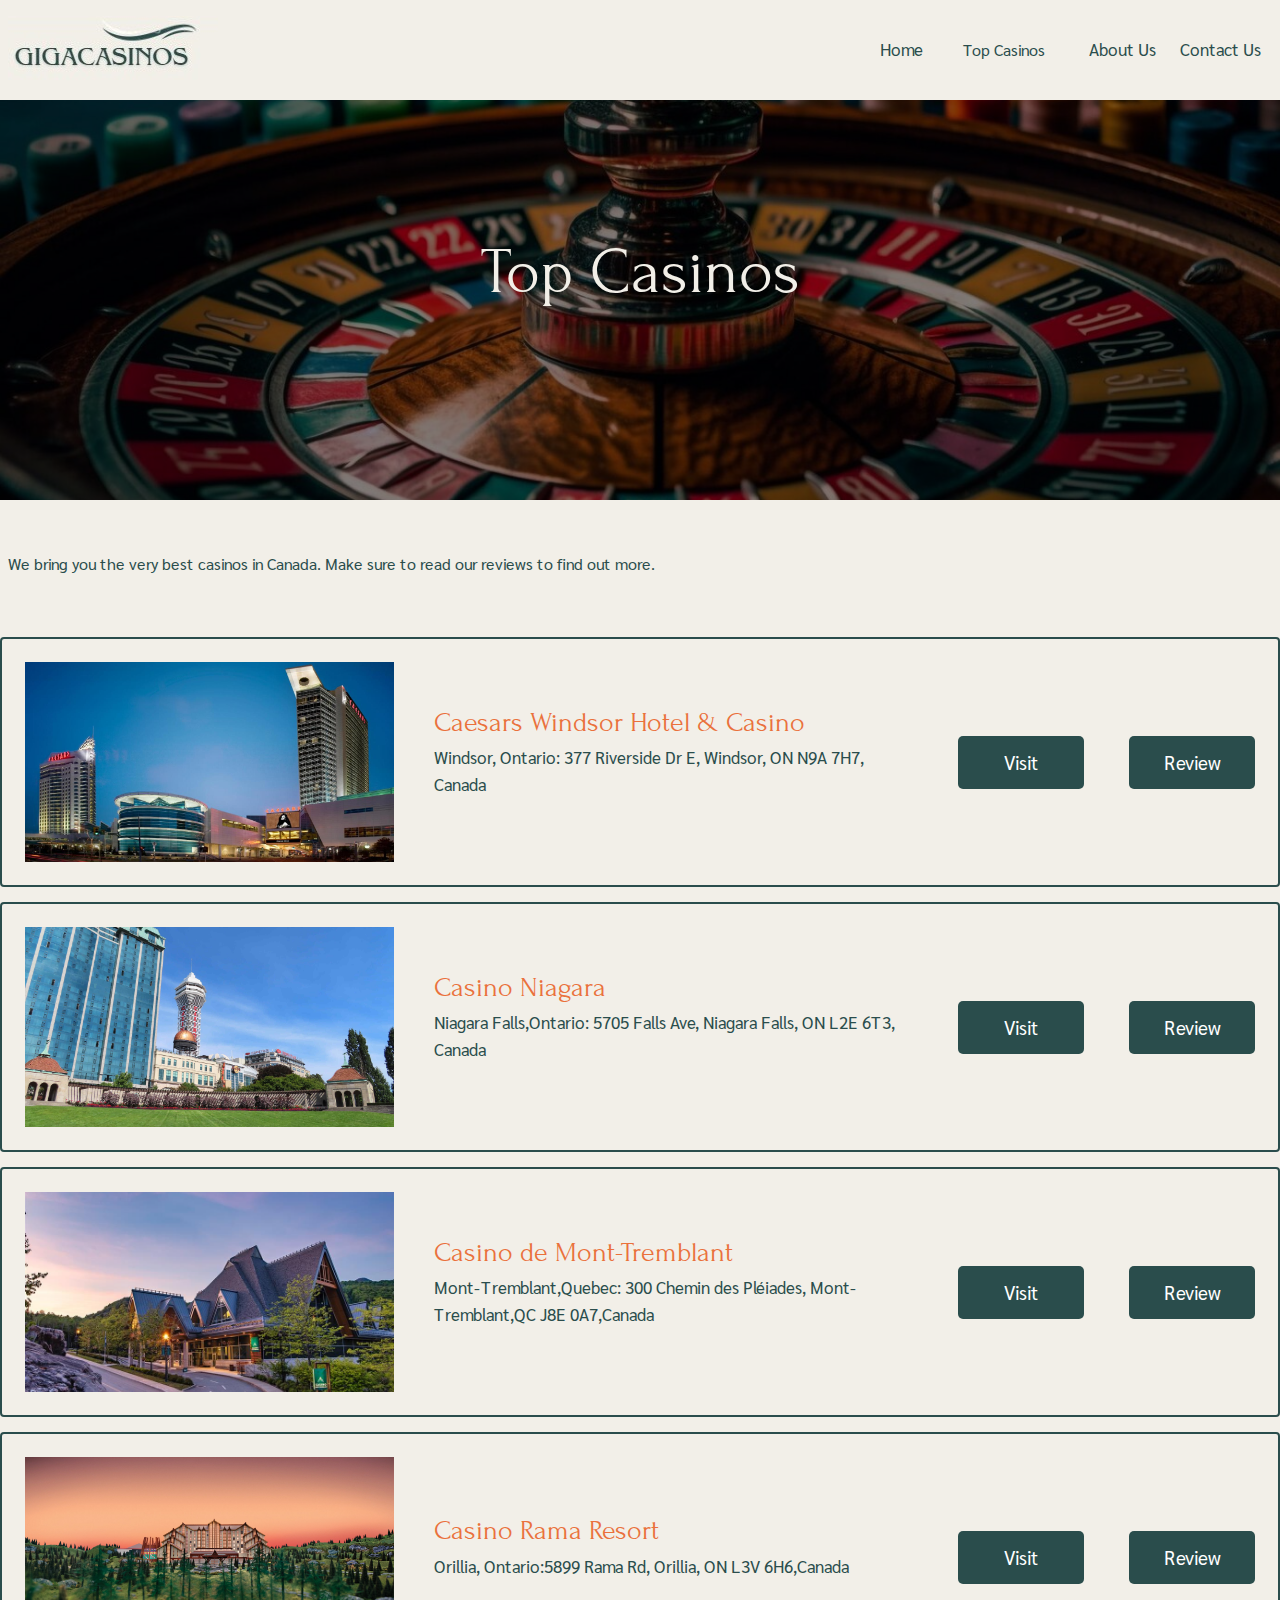
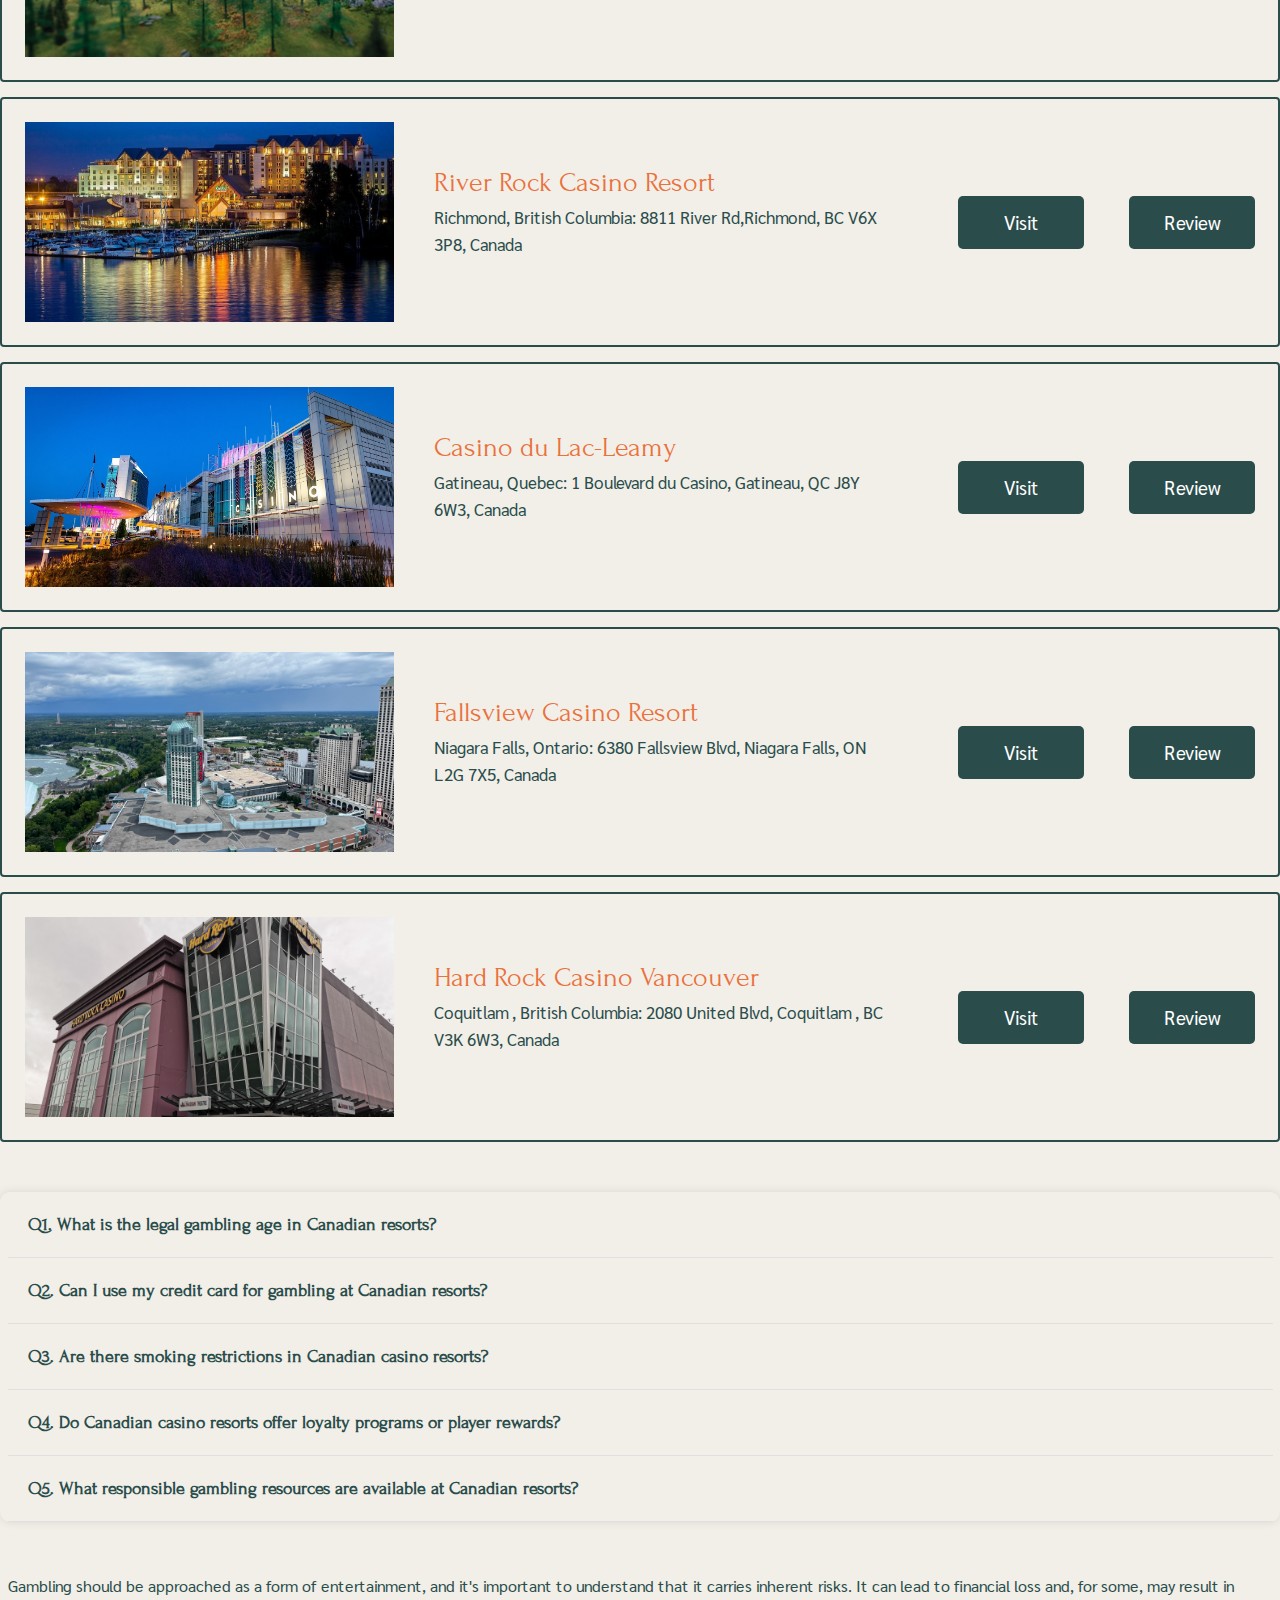
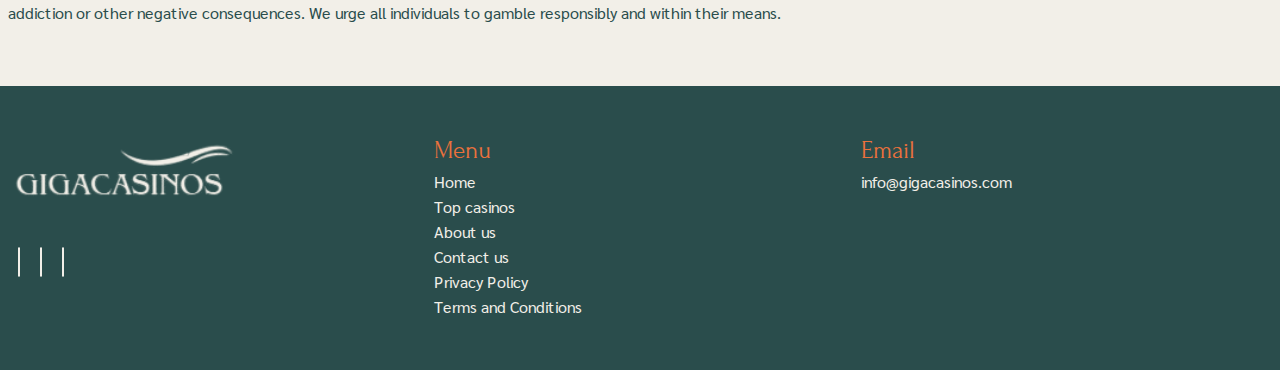
<file: top-casinos.html>
<!doctype html>
<html lang="en">

<head>
    <meta charset="utf-8">
    <meta name="viewport" content="width=device-width, initial-scale=1">
    <link rel="stylesheet" href="https://cdnjs.cloudflare.com/ajax/libs/font-awesome/6.4.0/css/all.min.css"
        integrity="sha512-iecdLmaskl7CVkqkXNQ/ZH/XLlvWZOJyj7Yy7tcenmpD1ypASozpmT/E0iPtmFIB46ZmdtAc9eNBvH0H/ZpiBw=="
        crossorigin="anonymous" referrerpolicy="no-referrer" />
    <link href="https://unpkg.com/aos@2.3.1/dist/aos.css" rel="stylesheet">
    <link rel="stylesheet" href="css/bootstrap.css">
    <link rel="stylesheet" href="css/style.css">
    <link rel="stylesheet" href="css/responsive.css">
    <link rel="icon" href="images/favicon.png" type="image/x-icon">
    <title>Top casinos</title>
</head>

<body>
    <!-- site-header start -->
    <header class="site-header">
        <div class="container">
            <div class="site-logo">
                <a href="index.html"><img src="images/header-logo.jpg" alt="site-logo"></a>
            </div>

            <nav class="site-nav">
                <ul>
                    <li><a href="index.html">Home</a></li>
                    <div class="dropdown">
                        <a href="top-casinos.html"><button class="dropbtn menu active">Top Casinos <i
                                    class="fa-solid fa-caret-down"
                                    style="color: #ea713c; padding-left: 4px;"></i></button></a>
                        <div class="dropdown-content">
                            <a href="caesars-windsor.html">Caesars Windsor</a>
                            <a href="casino-niagara.html">Casino Niagara</a>
                            <a href="casinode-monttremblant.html">Casino de Mont-Tremblant</a>
                            <a href="casino-ramaresort.html">Casino Rama Resort</a>
                            <a href="riverock-casino.html">River Rock Casino Resort</a>
                            <a href="casino-dulacleamy.html">Casino du Lac-Leamy</a>
                            <a href="fallsview-casino.html">Fallsview Casino Resort</a>
                            <a href="hard-rock.html">Hard Rock Casino Vancouver</a>
                        </div>
                    </div>
                    <li><a href="about-us.html">About us</a></li>
                    <li><a href="contact-us.html">Contact us</a></li>
                    <li class="closed-menu">
                        <a href="#">×</a>
                    </li>
                </ul>
            </nav>
            <div class="menu-toggle">
                <div class="bar-1"></div>
                <div class="bar-2"></div>
                <div class="bar-3"></div>
            </div>


        </div>
    </header>
    <!-- site header end -->

    <!-- site topcasinosbanner start -->
    <section class="topcasinos">
        <div class="container">
            <div class="row">
                <div class="banner__text">
                    <h1>Top Casinos</h1>
                </div>
            </div>
        </div>
    </section>

    <!-- site topcasinosbanner end -->


    <!-- site starttext start -->
    <section class="starttext space">
        <div class="container">
            <div class="starttext__content">
                <p>We bring you the very best casinos in Canada. Make sure to read our reviews to find out
                    more.</p>
            </div>
        </div>
    </section>
    <!-- site starttext end -->

    <!-- site topcasinos start -->
    <section class="casino__cards">
        <div class="container">
            <div class="row">
                <div class="main-img-text-content">
                    <div class="restaurant-img">
                        <a href="https://www.caesars.com/caesars-windsor" target="_blank"> <img
                                src="images/topcasinocard1.jpg" class="img-fluid" alt="topcasinocard1"></a>
                    </div>
                    <div class="restaurent-text">
                        <h4>Caesars Windsor Hotel & Casino</h4>
                        <p>Windsor, Ontario: 377 Riverside Dr E, Windsor, ON N9A 7H7, Canada</p>
                        <div class="main-rate-star">
                            <p class="rated-star"><i class="fa fa-star" aria-hidden="true"></i></p>
                            <p class="rated-star"><i class="fa fa-star" aria-hidden="true"></i></p>
                            <p class="rated-star"><i class="fa fa-star" aria-hidden="true"></i></p>
                            <p class="rated-star"><i class="fa fa-star" aria-hidden="true"></i></p>
                            <p class="rated-star"><i class="fa fa-star" aria-hidden="true"></i></p>
                        </div>
                    </div>
                    <div class="reviewflex">
                        <div class="resturent-button">
                            <a href="https://www.caesars.com/caesars-windsor" target="_blank">Visit</a>
                        </div>
                        <div class="resturent-button review">
                            <a href="caesars-windsor.html" target="_blank">Review</a>
                        </div>
                    </div>
                </div>
            </div>
            <div class="row restaurant">
                <div class="main-img-text-content">
                    <div class="restaurant-img">
                        <a href="https://casinoniagara.com" target="_blank"> <img src="images/topcasinocard2.jpg"
                                class="img-fluid" alt="topcasinocard2"></a>
                    </div>
                    <div class="restaurent-text">
                        <h4>Casino Niagara</h4>
                        <p>Niagara Falls,Ontario: 5705 Falls Ave, Niagara Falls, ON L2E 6T3, Canada</p>
                        <div class="main-rate-star">
                            <p class="rated-star"><i class="fa fa-star" aria-hidden="true"></i></p>
                            <p class="rated-star"><i class="fa fa-star" aria-hidden="true"></i></p>
                            <p class="rated-star"><i class="fa fa-star" aria-hidden="true"></i></p>
                            <p class="rated-star"><i class="fa fa-star" aria-hidden="true"></i></p>
                            <p class="rated-star"><i class="fa fa-star" aria-hidden="true"></i></p>
                        </div>
                    </div>

                    <div class="reviewflex">
                        <div class="resturent-button">
                            <a href="https://casinoniagara.com" target="_blank">Visit</a>
                        </div>
                        <div class="resturent-button review">
                            <a href="casino-niagara.html" target="_blank">Review</a>
                        </div>
                    </div>
                </div>
            </div>
            <div class="row restaurant">
                <div class="main-img-text-content">
                    <div class="restaurant-img">
                        <a href="https://casinos.lotoquebec.com/fr/monttremblant" target="_blank"> <img
                                src="images/topcasinocard3.jpg" class="img-fluid" alt="topcasinocard3"></a>
                    </div>
                    <div class="restaurent-text">
                        <h4>Casino de Mont-Tremblant</h4>
                        <p>Mont-Tremblant,Quebec: 300 Chemin des Pléiades, Mont- Tremblant,QC J8E 0A7,Canada</p>
                        <div class="main-rate-star">
                            <p class="rated-star"><i class="fa fa-star" aria-hidden="true"></i></p>
                            <p class="rated-star"><i class="fa fa-star" aria-hidden="true"></i></p>
                            <p class="rated-star"><i class="fa fa-star" aria-hidden="true"></i></p>
                            <p class="rated-star"><i class="fa fa-star" aria-hidden="true"></i></p>
                        </div>
                    </div>
                    <div class="reviewflex">
                        <div class="resturent-button">
                            <a href="https://casinos.lotoquebec.com/fr/monttremblant" target="_blank">Visit</a>
                        </div>
                        <div class="resturent-button review">
                            <a href="casinode-monttremblant.html" target="_blank">Review</a>
                        </div>
                    </div>
                </div>
            </div>
            <div class="row restaurant">
                <div class="main-img-text-content">
                    <div class="restaurant-img">
                        <a href="https://www.casinorama.com" target="_blank"> <img src="images/topcasinocard4.jpg"
                                class="img-fluid" alt="topcasinocard4.jpg"></a>
                    </div>
                    <div class="restaurent-text">
                        <h4>Casino Rama Resort</h4>
                        <p>Orillia, Ontario:5899 Rama Rd, Orillia, ON L3V 6H6,Canada</p>
                        <div class="main-rate-star">
                            <p class="rated-star"><i class="fa fa-star" aria-hidden="true"></i></p>
                            <p class="rated-star"><i class="fa fa-star" aria-hidden="true"></i></p>
                            <p class="rated-star"><i class="fa fa-star" aria-hidden="true"></i></p>
                            <p class="rated-star"><i class="fa fa-star" aria-hidden="true"></i></p>
                        </div>
                    </div>
                    <div class="reviewflex">
                        <div class="resturent-button">
                            <a href="https://www.casinorama.com" target="_blank">Visit</a>
                        </div>
                        <div class="resturent-button review">
                            <a href="casino-ramaresort.html" target="_blank">Review</a>
                        </div>
                    </div>
                </div>
            </div>
            <div class="row restaurant">
                <div class="main-img-text-content">
                    <div class="restaurant-img">
                        <a href="https://riverrock.com/vancouver-casino-resort/" target="_blank"> <img
                                src="images/topcasinocard5.jpg" class="img-fluid" alt="topcasinocard5"></a>
                    </div>
                    <div class="restaurent-text">
                        <h4>River Rock
                            Casino
                            Resort</h4>
                        <p>Richmond,
                            British
                            Columbia:
                            8811 River
                            Rd,Richmond,
                            BC V6X
                            3P8,
                            Canada</p>
                        <div class="main-rate-star">
                            <p class="rated-star"><i class="fa fa-star" aria-hidden="true"></i></p>
                            <p class="rated-star"><i class="fa fa-star" aria-hidden="true"></i></p>
                            <p class="rated-star"><i class="fa fa-star" aria-hidden="true"></i></p>
                            <p class="rated-star"><i class="fa fa-star" aria-hidden="true"></i></p>
                        </div>
                    </div>
                    <div class="reviewflex">
                        <div class="resturent-button">
                            <a href="https://riverrock.com/vancouver-casino-resort/" target="_blank">Visit</a>
                        </div>
                        <div class="resturent-button review">
                            <a href="riverock-casino.html" target="_blank">Review</a>
                        </div>
                    </div>
                </div>
            </div>
            <div class="row restaurant">
                <div class="main-img-text-content">
                    <div class="restaurant-img">
                        <a href="https://casinos.lotoquebec.com/en/lacleamy/home" target="_blank">
                            <img src="images/topcasinocard6.jpg" class="img-fluid" alt="topcasinocard6"></a>
                    </div>
                    <div class="restaurent-text">
                        <h4>Casino du
                            Lac-Leamy</h4>
                        <p>Gatineau,
                            Quebec:
                            1
                            Boulevard
                            du Casino,
                            Gatineau,
                            QC J8Y
                            6W3,
                            Canada</p>
                        <div class="main-rate-star">
                            <p class="rated-star"><i class="fa fa-star" aria-hidden="true"></i></p>
                            <p class="rated-star"><i class="fa fa-star" aria-hidden="true"></i></p>
                            <p class="rated-star"><i class="fa fa-star" aria-hidden="true"></i></p>
                            <p class="rated-star"><i class="fa fa-star" aria-hidden="true"></i></p>
                        </div>
                    </div>
                    <div class="reviewflex">
                        <div class="resturent-button">
                            <a href="https://casinos.lotoquebec.com/en/lacleamy/home" target="_blank">Visit</a>
                        </div>
                        <div class="resturent-button review">
                            <a href="casino-dulacleamy.html" target="_blank">Review</a>
                        </div>
                    </div>
                </div>
            </div>
            <div class="row restaurant">
                <div class="main-img-text-content">
                    <div class="restaurant-img">
                        <a href="https://fallsviewcasinoresort.com" target="_blank"> <img
                                src="images/topcasinocard7.jpg" class="img-fluid" alt="topcasinocard7"></a>
                    </div>
                    <div class="restaurent-text">
                        <h4>Fallsview
                            Casino
                            Resort</h4>
                        <p>Niagara
                            Falls,
                            Ontario:
                            6380
                            Fallsview
                            Blvd,
                            Niagara
                            Falls, ON
                            L2G 7X5,
                            Canada</p>
                        <div class="main-rate-star">
                            <p class="rated-star"><i class="fa fa-star" aria-hidden="true"></i></p>
                            <p class="rated-star"><i class="fa fa-star" aria-hidden="true"></i></p>
                            <p class="rated-star"><i class="fa fa-star" aria-hidden="true"></i></p>
                            <p class="rated-star"><i class="fa fa-star" aria-hidden="true"></i></p>
                        </div>
                    </div>
                    <div class="reviewflex">
                        <div class="resturent-button">
                            <a href="https://fallsviewcasinoresort.com" target="_blank">Visit</a>
                        </div>
                        <div class="resturent-button review">
                            <a href="fallsview-casino.html" target="_blank">Review</a>
                        </div>
                    </div>
                </div>
            </div>


            <div class="row restaurant">
                <div class="main-img-text-content">
                    <div class="restaurant-img">
                        <a href="https://www.hardrockcasinovancouver.com" target="_blank"> <img
                                src="images/topcasinocard8.jpg" class="img-fluid" alt="topcasinocard8"></a>
                    </div>
                    <div class="restaurent-text">
                        <h4>Hard Rock
                            Casino
                            Vancouver</h4>
                        <p>Coquitlam
                            , British
                            Columbia:
                            2080
                            United
                            Blvd,
                            Coquitlam
                            , BC V3K
                            6W3,
                            Canada</p>
                        <div class="main-rate-star">
                            <p class="rated-star"><i class="fa fa-star" aria-hidden="true"></i></p>
                            <p class="rated-star"><i class="fa fa-star" aria-hidden="true"></i></p>
                            <p class="rated-star"><i class="fa fa-star" aria-hidden="true"></i></p>
                            <p class="rated-star"><i class="fa fa-star" aria-hidden="true"></i></p>
                        </div>
                    </div>
                    <div class="reviewflex">
                        <div class="resturent-button">
                            <a href="https://www.hardrockcasinovancouver.com" target="_blank">Visit</a>
                        </div>
                        <div class="resturent-button review">
                            <a href="hard-rock.html" target="_blank">Review</a>
                        </div>
                    </div>
                </div>
            </div>
        </div>
    </section>
    <!-- site topcasino end -->

    <!-- site Faqsection start -->
    <div class="faq-section">
        <div class="container">
            <div class="row">
                <div class="faq-page">
                    <div class="faq-item">
                        <div class="faq-question">Q1. What is the legal gambling age in Canadian resorts?</div>
                        <div class="icon-container"><i class="fas fa-chevron-right"></i></div>
                    </div>
                    <div class="faq-answer">
                        <p>The legal gambling age in Canada varies by province and territory, but it
                            typically ranges from 18 to 19 years old. It&#39;s essential to confirm the age
                            requirement for the specific resort you plan to visit before you go.</p>
                    </div>
                    <div class="faq-item">
                        <div class="faq-question">Q2. Can I use my credit card for gambling at Canadian resorts?</div>
                        <div class="icon-container"><i class="fas fa-chevron-right"></i></div>
                    </div>
                    <div class="faq-answer">
                        <p>Most Canadian casino resorts accept credit cards for various services, but it&#39;s
                            crucial to check their specific policies regarding using credit cards for
                            gambling. Some resorts may have restrictions or offer alternatives like
                            prepaid cards or cash.</p>
                    </div>
                    <div class="faq-item">
                        <div class="faq-question">Q3. Are there smoking restrictions in Canadian casino resorts?
                        </div>
                        <div class="icon-container"><i class="fas fa-chevron-right"></i></div>
                    </div>
                    <div class="faq-answer">
                        <p>Smoking regulations within Canadian casino resorts differ depending on the
                            province and resort. Some have designated smoking areas, while others are
                            entirely smoke-free. Be sure to inquire about their smoking policies to ensure
                            a comfortable experience.</p>
                    </div>
                    <div class="faq-item">
                        <div class="faq-question">Q4. Do Canadian casino resorts offer loyalty programs or player
                            rewards?
                        </div>
                        <div class="icon-container"><i class="fas fa-chevron-right"></i></div>
                    </div>
                    <div class="faq-answer">
                        <p>Many Canadian resorts have loyalty programs that reward frequent gamblers
                            with various perks, such as complimentary rooms, dining discounts, and
                            exclusive event invitations. It&#39;s worthwhile to sign up for these programs if
                            you plan to visit a resort regularly.</p>
                    </div>
                    <div class="faq-item">
                        <div class="faq-question">Q5. What responsible gambling resources are available at Canadian
                            resorts?
                        </div>
                        <div class="icon-container"><i class="fas fa-chevron-right"></i></div>
                    </div>
                    <div class="faq-answer">
                        <p>Canadian casino resorts are committed to promoting responsible gambling.
                            They typically offer resources like self-exclusion programs, information on
                            problem gambling helplines, and on-site staff trained to assist individuals in
                            need. If you or someone you know is struggling with gambling issues, don&#39;t
                            hesitate to seek help.</p>
                    </div>
                </div>
            </div>
        </div>
    </div>
    <!-- site Faqsection end -->


    <!-- site starttext start -->
    <section class="starttext space">
        <div class="container">
            <div class="starttext__content">
                <p>Gambling should be approached as a form of entertainment, and it&#39;s important to
                    understand that it carries inherent risks. It can lead to financial loss and, for some, may
                    result in addiction or other negative consequences. We urge all individuals to gamble
                    responsibly and within their means.</p>
            </div>
        </div>
    </section>
    <!-- site starttext end -->


    <!-- site footer start -->
    <div class="footer">
        <div class="container">
            <div class="row">
                <div class="col-lg-4 col-md-4 col-sm-12">
                    <div class="footer-logo">
                        <a href="index.html"><img src="images/footerlogo.png" alt="footerlogo" class="img-fluid"></a>
                    </div>
                    <div class="social-signals">
                        <i class="fa-brands fa-facebook-f"></i>
                        <i class="fa-brands fa-instagram"></i>
                        <i class="fa-brands fa-twitter"></i>
                    </div>
                </div>
                <div class="col-lg-4 col-md-4 col-sm-12">
                    <div class="footer-links">
                        <h3>Menu</h3>
                        <ul>
                            <li><a href="index.html">Home</a></li>
                            <li><a href="top-casinos.html">Top casinos</a></li>
                            <li><a href="about-us.html">About us</a></li>
                            <li><a href="contact-us.html">Contact us</a></li>
                            <li><a href="privacy-policy.html">Privacy Policy</a></li>
                            <li><a href="terms-conditions.html">Terms and Conditions</a></li>
                        </ul>
                    </div>
                </div>
                <div class="col-lg-4 col-md-4 col-sm-12">
                    <div class="footer-adresse">
                        <h3>Email</h3>
                        <div class="footer-mails">
                            <div class="mails-names">
                                <a href="mailto:info@gigacasinos.com">info@gigacasinos.com</a>
                            </div>
                        </div>
                    </div>
                </div>
            </div>
        </div>
    </div>
    <!-- site footer end -->




    <script src="js/bootstrap.js"></script>
    <script src="js/jquery.js"></script>
    <script src="js/faq.js"></script>


    <script>
        $(document).ready(function () {
            $(".menu-toggle").click(function () {
                $("body").addClass("toggle");
            });
        });

        $(document).ready(function () {
            $(".closed-menu").click(function () {
                $("body").removeClass("toggle");
            });
        });
    </script>

    <script>
        $(document).ready(function () {
            $(window).scroll(function () {
                var header = $("header");
                header.toggleClass("sticky", $(window).scrollTop() > 0);
            });
        });
    </script>


</body>

</html>
</file>
<file: css/style.css>
/*global start*/
@import url("https://fonts.googleapis.com/css2?family=Forum&display=swap");
@import url("https://fonts.googleapis.com/css2?family=Sarabun:wght@300;400;500&display=swap");
li {
  list-style: none;
}

a,
button {
  font-family: "Sarabun", sans-serif;
}

p {
  font-size: 16px;
  font-weight: 400;
  line-height: 27px;
  color: #2a4d4c;
  font-family: "Sarabun", sans-serif;
}
@media screen and (max-width: 768px) {
  p {
    font-size: 14px;
  }
}

h1,
h2,
h3,
h4,
h5,
h6 {
  font-family: "Forum", serif;
}

h1 {
  font-size: 65px;
  color: #f2efe8;
}
@media screen and (max-width: 768px) {
  h1 {
    font-size: 50px;
  }
}

h2 {
  font-size: 55px;
  line-height: normal;
  color: #2a4d4c;
}

h3 {
  font-size: 21px;
  line-height: normal;
  color: #2a4d4c;
}

span {
  color: #ea713c;
  display: block;
}

* {
  box-sizing: border-box;
}

body {
  margin: 0;
  padding: 0;
  overflow-x: hidden;
  font-size: 1.6rem;
  background: #f2efe8;
}

ul {
  margin: 0;
  padding: 0;
  list-style-type: none;
}

img {
  width: 100%;
}

a {
  text-decoration: none;
  color: inherit;
  font-family: "Sarabun", sans-serif;
}

a:focus {
  color: inherit;
}

html {
  font-size: 62.5%;
}

.container {
  max-width: 1280px;
  margin: 0 auto;
  width: 100%;
}

/*global end*/
/*header start*/
header.site-header {
  background: #f2efe8;
  font-size: 18px;
  padding: 14px 0;
  font-weight: 700;
  text-transform: capitalize;
  color: #000000;
  position: absolute;
  top: 0;
  left: 0;
  right: 0;
  z-index: 999;
  width: 100%;
  transition: 0.3s;
}

header.site-header.sticky {
  background: #f2efe8;
  box-shadow: 2px 5px 10px rgba(0, 0, 0, 0.3);
  animation: 500ms ease-in-out 0s normal none 1 running fadeInDown;
  padding: 14px 0;
  position: fixed;
}

.site-header .site-nav ul li a.active {
  color: #2a4d4c;
  border-bottom: 2px solid #ea713c;
}

.site-logo img {
  width: 100%;
  max-width: 300px;
}

.site-nav a {
  padding: 8px 12px !important;
  display: inline-block;
  font-size: 17px;
  font-weight: 400;
  color: #2a4d4c;
}
.site-nav a:hover {
  color: #ea713c;
}

.site-header {
  padding: 10px 0;
}

.site-header .container {
  display: flex;
  justify-content: space-between;
  align-items: center;
}

.site-nav ul {
  display: flex;
  align-items: center;
}

.closed-menu {
  display: none;
}

.menu-toggle {
  display: none !important;
}

/*header end*/
/*banner-css-start*/
section.banner-section {
  position: relative;
  height: 550px;
  background-image: url(../images/homebanner.jpg);
  background-repeat: no-repeat;
  background-size: cover;
  background-position: bottom;
  object-fit: cover;
  margin-top: 50px;
  position: relative;
}
section.banner-section::after {
  position: absolute;
  content: "";
  background-color: rgba(0, 0, 0, 0.7);
  height: 100%;
  width: 100%;
  inset: 0;
  z-index: 0;
}

.banner__text {
  color: #f2efe8;
  font-size: 55px;
  line-height: normal;
  z-index: 2;
  text-align: center;
  position: absolute;
  transform: translate(-50%, -50%);
  top: 50%;
  left: 50%;
}

/*banner-css-end*/
/*homepage-css-start*/
.starttext.space {
  padding: 50px 0;
}
.starttext.space p {
  text-align: left;
}
@media screen and (max-width: 575px) {
  .starttext.space p {
    text-align: justify;
  }
}

/*Faq css start*/
.faq-page {
  width: 100%;
  background-color: #f2efe8;
  border-radius: 10px;
  box-shadow: 0 0 10px rgba(0, 0, 0, 0.1);
}

.casino-text.hoteli {
  padding: 0 0 50px 0 !important;
}

.faq-item {
  padding: 20px;
  border-bottom: 1px solid #e0e0e0;
  cursor: pointer;
  transition: background-color 0.3s ease-in-out;
  display: flex;
  justify-content: space-between;
  align-items: center;
}

.faq-item:last-child {
  border-bottom: none;
}

.faq-question {
  font-size: 18px;
  line-height: 25px;
  color: #2a4d4c;
  font-family: "Forum";
  font-weight: 700;
}
@media screen and (max-width: 575px) {
  .faq-question {
    font-size: 15px;
  }
}

.faq-section {
  padding: 50px 0 0 0;
}

.faq-answer {
  font-size: 16px;
  max-height: 0;
  overflow: hidden;
  transition: max-height 0.3s ease-in-out;
  padding-left: 10px;
  padding-right: 10px;
}
.faq-answer p {
  padding-top: 25px;
  padding-bottom: 25px;
}

.faq-answer.active {
  border-bottom: 1px solid #e0e0e0;
}

.icon-container i {
  font-size: 16px;
  cursor: pointer;
  transition: transform 0.3s ease-in-out;
}

.icon-container i.active {
  transform: rotate(90deg);
}

/*Faq css end*/
/*threetiles css start*/
.threetiles-title h2 {
  text-align: center;
  margin-bottom: 20px;
}
@media screen and (max-width: 575px) {
  .threetiles-title h2 {
    font-size: 35px;
  }
}
.threetiles-card {
  margin: 0 10px;
}
.threetiles-img img {
  max-height: 350px;
  object-fit: cover;
}

.threetilescard-inner {
  margin: 20px 0;
}
.threetilescard-inner p {
  text-align: justify;
}

/*threetiles css end*/
/*homepage-css-end*/
/*topcasinos-start*/
section.topcasinos {
  position: relative;
  height: 450px;
  background-image: url(../images/topcasinosbanner.jpg);
  background-repeat: no-repeat;
  background-size: cover;
  background-position: center;
  object-fit: cover;
  margin-top: 50px;
  position: relative;
}
section.topcasinos::after {
  position: absolute;
  content: "";
  background-color: rgba(0, 0, 0, 0.5);
  height: 100%;
  width: 100%;
  inset: 0;
  z-index: 0;
}

/*betting-section-start*/
.main-img-text-content {
  display: flex;
  align-items: center;
  background: #f2efe8;
  justify-content: space-between;
  border: 2px solid #2a4d4c;
  padding: 23px;
  border-radius: 4px;
}

.restaurant-img {
  width: 100%;
  max-width: 30%;
}
.restaurant-img img {
  height: 200px;
  object-fit: cover;
}

.restaurent-text {
  max-width: 100%;
  margin-left: 0;
  padding: 0 40px;
  width: 100%;
}
.restaurent-text h4 {
  color: #ea713c;
  font-size: 28px;
}
.restaurent-text p {
  font-size: 17px;
  color: #2a4d4c;
}

.resturent-button {
  width: 100%;
  margin-left: 20px;
}

.resturent-button a {
  display: block;
  width: 126px;
  background: #2a4d4c;
  text-align: center;
  color: #fff;
  height: 53px;
  line-height: 53px;
  font-size: 19px;
  border-radius: 5px;
}
.resturent-button a:hover {
  background-color: transparent;
  border: 1px solid #2a4d4c;
  color: #2a4d4c;
}

.row.restaurant {
  padding-top: 15px;
}

.reviewflex {
  display: flex;
  gap: 25px;
}

/*betting-section-end*/
/*topcasinos-css-end*/
/*aboutusbanner-css-start*/
section.aboutus {
  position: relative;
  height: 450px;
  background-image: url(../images/aboutusbanner.jpeg);
  background-repeat: no-repeat;
  background-size: cover;
  background-position: top;
  object-fit: cover;
  margin-top: 50px;
  position: relative;
}

section.starttext.space.about p {
  text-align: justify;
  color: #2a4d4c;
}

.starttext__content.aboutus h4 {
  color: #2a4d4c;
  font-size: 48px;
}
.starttext__content.aboutus p {
  text-align: left;
}

/*choose-css-start*/
.choose-head {
  padding: 50px 0;
}
.choose-head h3 {
  font-size: 28px;
  color: #ea713c;
}

.item {
  background: #2a4d4c;
  padding: 40px 20px;
  transition: 0.5s;
  position: relative;
  aspect-ratio: 1/0.5;
  z-index: 1;
  margin-bottom: 30px;
  line-height: 1;
  text-align: center;
  height: auto;
  width: 100%;
}
.item img {
  max-width: 64px;
  transition: 0.3s;
}
.item h5 {
  font-size: 24px;
  color: #f2efe8;
  margin: 10px 0;
}
.item h5:hover {
  color: #ea713c;
  -webkit-transition: 0.5s;
  transition: 0.5s;
}
.item p {
  margin: 0 auto;
  color: #f2efe8;
  max-width: 65%;
}

.item span {
  font-size: 45px;
  color: #2a4d4c;
  line-height: 1;
  margin-bottom: 10px;
  display: inline-block;
  -webkit-transition: 0.5s;
  transition: 0.5s;
}

.item:hover span {
  color: #0C0B0B;
}

.item .shape {
  position: absolute;
  opacity: 0.03;
  z-index: -1;
  bottom: 15px;
  left: 120px;
}

.item .shape span {
  font-size: 140px;
  color: #0C0B0B;
}

.item:hover img {
  transform: rotateY(180deg);
}

/*choose-css-end*/
/*aboutusbanner-css-end*/
/*reviewsdetail-css-start*/
section.windsor-banner {
  position: relative;
  height: 450px;
  background-image: url(../images/windsorbanner.jpg);
  background-repeat: no-repeat;
  background-size: cover;
  background-position: center;
  object-fit: cover;
  margin-top: 50px;
  position: relative;
}
section.windsor-banner::after {
  position: absolute;
  content: "";
  background-color: rgba(0, 0, 0, 0.5);
  height: 100%;
  width: 100%;
  inset: 0;
  z-index: 0;
}

section.casinolacleamy-banner {
  position: relative;
  height: 450px;
  background-image: url(../images/casinodulacbanner.jpg);
  background-repeat: no-repeat;
  background-size: cover;
  background-position: center;
  object-fit: cover;
  margin-top: 50px;
  position: relative;
}
section.casinolacleamy-banner::after {
  position: absolute;
  content: "";
  background-color: rgba(0, 0, 0, 0.5);
  height: 100%;
  width: 100%;
  inset: 0;
  z-index: 0;
}

section.niagara-banner {
  position: relative;
  height: 450px;
  background-image: url(../images/niagarabanner.jpg);
  background-repeat: no-repeat;
  background-size: cover;
  background-position: center;
  object-fit: cover;
  margin-top: 50px;
  position: relative;
}
section.niagara-banner::after {
  position: absolute;
  content: "";
  background-color: rgba(0, 0, 0, 0.5);
  height: 100%;
  width: 100%;
  inset: 0;
  z-index: 0;
}

section.casinoramabanner {
  position: relative;
  height: 450px;
  background-image: url(../images/casinoramabanner.jpg);
  background-repeat: no-repeat;
  background-size: cover;
  background-position: center;
  object-fit: cover;
  margin-top: 50px;
  position: relative;
}
section.casinoramabanner::after {
  position: absolute;
  content: "";
  background-color: rgba(0, 0, 0, 0.5);
  height: 100%;
  width: 100%;
  inset: 0;
  z-index: 0;
}

section.Monttremblantbanner {
  position: relative;
  height: 450px;
  background-image: url(../images/monttremblantbanner.jpg);
  background-repeat: no-repeat;
  background-size: cover;
  background-position: center;
  object-fit: cover;
  margin-top: 50px;
  position: relative;
}
section.Monttremblantbanner::after {
  position: absolute;
  content: "";
  background-color: rgba(0, 0, 0, 0.5);
  height: 100%;
  width: 100%;
  inset: 0;
  z-index: 0;
}

section.fallsview-banner {
  position: relative;
  height: 450px;
  background-image: url(../images/fallsviewbanner.jpg);
  background-repeat: no-repeat;
  background-size: cover;
  background-position: center;
  object-fit: cover;
  margin-top: 50px;
  position: relative;
}
section.fallsview-banner::after {
  position: absolute;
  content: "";
  background-color: rgba(0, 0, 0, 0.5);
  height: 100%;
  width: 100%;
  inset: 0;
  z-index: 0;
}

section.hardrock-banner {
  position: relative;
  height: 450px;
  background-image: url(../images/hardrockbanner.jpg);
  background-repeat: no-repeat;
  background-size: cover;
  background-position: center;
  object-fit: cover;
  margin-top: 50px;
  position: relative;
}
section.hardrock-banner::after {
  position: absolute;
  content: "";
  background-color: rgba(0, 0, 0, 0.5);
  height: 100%;
  width: 100%;
  inset: 0;
  z-index: 0;
}

section.riverrockbanner {
  position: relative;
  height: 450px;
  background-image: url(../images/riverrockbanner.jpg);
  background-repeat: no-repeat;
  background-size: cover;
  background-position: center;
  object-fit: cover;
  margin-top: 50px;
  position: relative;
}
section.riverrockbanner::after {
  position: absolute;
  content: "";
  background-color: rgba(0, 0, 0, 0.5);
  height: 100%;
  width: 100%;
  inset: 0;
  z-index: 0;
}

.resturent-button.new {
  margin: 0;
  padding: 25px 0;
}

.casinodetail {
  padding: 50px 0;
  background-image: url(../images/bodybg.png);
  background-position: center;
  background-size: cover;
  background-repeat: no-repeat;
}
.casinodetail-text h3 {
  font-size: 28px;
  color: #ea713c;
}

.main-rate-star {
  display: flex;
  gap: 5px;
}

/*reviewsdetail-css-start*/
/*footer-css-start*/
.footer {
  background: #2a4d4c;
  padding: 50px 0;
}
.footer-logo img {
  max-width: 250px;
}
.footer-links h2 {
  color: #ea713c;
}
.footer-links h3 {
  color: #ea713c;
  font-size: 25px;
}
.footer-links li a {
  color: #f2efe8;
}
.footer-links li a:hover {
  color: #ea713c;
}
.footer-adresse h2 {
  color: #ea713c;
}
.footer-adresse h3 {
  color: #ea713c;
  font-size: 25px;
}
.footer-adresse p {
  color: #f2efe8;
}
.footer-mails a,
.footer-mails i {
  color: #f2efe8;
}

.social-signals {
  padding: 25px 0;
}
.social-signals i {
  color: #f2efe8;
  font-size: 24px;
  text-align: center;
  line-height: 40px;
  margin: 0 10px;
  border: 1px solid #f2efe8;
  border-radius: 30px;
  height: 40px;
  width: 40px;
  transition: 0.3s linear;
}
.social-signals i:hover {
  transform: translateY(-10px);
  color: #ea713c;
}

/*footer-css-end*/
/*privacy-css-start*/
.privacy-section {
  position: relative;
  height: 350px;
  background-image: url(../images/privacybanner.jpg);
  background-repeat: no-repeat;
  background-size: cover;
  background-position: center;
  object-fit: cover;
  margin-top: 50px;
  position: relative;
}
.privacy-section::after {
  position: absolute;
  content: "";
  background-color: rgba(0, 0, 0, 0.5);
  height: 100%;
  width: 100%;
  inset: 0;
  z-index: 0;
}

section.privacy-policy {
  padding: 50px 0;
}

.content-wrap h4 {
  font-size: 28px;
  color: #ea713c;
}
.content-wrap li {
  color: #2a4d4c;
  font-size: 16px;
}
.content-wrap p {
  font-size: 16px;
  font-weight: 400;
}

/*privacy-css-end*/
/*terms-css-start*/
.terms-section {
  position: relative;
  height: 350px;
  background-image: url(../images/termsbanner.jpg);
  background-repeat: no-repeat;
  background-size: cover;
  background-position: center;
  object-fit: cover;
  margin-top: 50px;
  position: relative;
}
.terms-section::after {
  position: absolute;
  content: "";
  background-color: rgba(0, 0, 0, 0.5);
  height: 100%;
  width: 100%;
  inset: 0;
  z-index: 0;
}

section.terms {
  padding: 50px 0;
}

/*terms-css-end*/
/*contact-css-start*/
.contact-section {
  position: relative;
  height: 350px;
  background-image: url(../images/contactbanner.jpg);
  background-repeat: no-repeat;
  background-size: cover;
  background-position: center;
  object-fit: cover;
  margin-top: 50px;
  position: relative;
}
.contact-section::after {
  position: absolute;
  content: "";
  background-color: rgba(0, 0, 0, 0.5);
  height: 100%;
  width: 100%;
  inset: 0;
  z-index: 0;
}

section.contact {
  padding: 50px 0;
}

.about_us_content {
  padding: 2rem;
  width: 50%;
  margin: 0 auto;
}

.form-group {
  margin-bottom: 2rem;
}

.input-control {
  display: block;
  width: 100%;
  height: 4rem;
  border: 1px solid #2a4d4c;
  padding: 2rem 2rem;
  background: transparent;
  color: #0C0B0B;
}

textarea.input-control {
  resize: none;
  height: auto;
}

.form-group .submit-btn {
  background: transparent;
  border: 1px solid #0C0B0B;
  transition: all 0.2s linear;
  display: inline-block;
  padding: 0.8rem 4rem;
  color: #fff;
  text-transform: capitalize;
}
.form-group .submit-btn:hover {
  background-color: #0C0B0B;
}

.input-control:focus-visible {
  outline: none;
}

.form-group label {
  display: inline-block;
  padding-bottom: 5px;
  color: #2a4d4c;
  font-family: "Forum";
  transition: all 0.2s linear;
  text-transform: capitalize;
  font-weight: 800;
}

button.submit-btn {
  color: #0C0B0B !important;
}
button.submit-btn:hover {
  background-color: #2a4d4c !important;
  border-color: #2a4d4c !important;
  color: #f2efe8 !important;
}

.dropbtn {
  padding: 16px;
  font-size: 16px;
  border: none;
}

.dropdown {
  position: relative;
  display: inline-block;
}

.dropdown-content {
  display: none;
  position: absolute;
  background-color: #2a4d4c;
  min-width: 190px;
  box-shadow: 0px 8px 16px 0px rgba(0, 0, 0, 0.2);
  z-index: 1;
}

.dropdown-content a {
  color: #fff;
  padding: 12px 16px;
  text-decoration: none;
  display: block;
}

button.dropbtn.menu.active {
  background: none;
  color: #2a4d4c;
}

.dropdown:hover .dropdown-content {
  display: block;
}

.dropdown:hover .dropbtn {
  background-color: #3e8e41;
}

section.contact__main h2 {
  text-align: center;
  margin: 30px 0;
  font-size: 35px;
}

/*contact-css-end*/


/*# sourceMappingURL=style.css.map */
</file>
<file: css/responsive.css>
li {
  list-style: none;
}

a,
button {
  font-family: "Sarabun", sans-serif;
}

p {
  font-size: 16px;
  font-weight: 400;
  line-height: 27px;
  color: #2a4d4c;
  font-family: "Sarabun", sans-serif;
}
@media screen and (max-width: 768px) {
  p {
    font-size: 14px;
  }
}

h1,
h2,
h3,
h4,
h5,
h6 {
  font-family: "Forum", serif;
}

h1 {
  font-size: 65px;
  color: #f2efe8;
}
@media screen and (max-width: 768px) {
  h1 {
    font-size: 50px;
  }
}

h2 {
  font-size: 55px;
  line-height: normal;
  color: #2a4d4c;
}

h3 {
  font-size: 21px;
  line-height: normal;
  color: #2a4d4c;
}

span {
  color: #ea713c;
  display: block;
}

/*media queries start*/
@media screen and (max-width: 1199px) {
  .container {
    padding: 0 20px;
  }
  .site-logo img {
    max-width: 180px;
  }
  .site-nav a {
    padding: 8px 8px !important;
    display: inline-block;
  }
  .site-nav li {
    font-size: 16px;
  }
}
@media screen and (max-width: 1024px) {
  .site-nav a {
    display: inline-block;
    padding: 8px 9px;
  }
  .site-nav li {
    font-size: 15px;
  }
  .resturent-button {
    max-width: none;
  }
  .item {
    aspect-ratio: 1/1;
  }
}
@media screen and (max-width: 991px) {
  /*header start*/
  button.dropbtn.menu.active {
    color: #f2efe8;
  }
  .dropdown-content {
    min-width: 100%;
  }
  .dropbtn {
    padding: 16px 0;
  }
  .site-header .site-nav ul li a.active {
    color: #f2efe8;
  }
  .site-nav {
    position: fixed;
    top: 0;
    left: 0;
    right: 0;
    bottom: 0;
    width: 300px;
    background: #2a4d4c;
    transition: 0.4s cubic-bezier(0, 0, 0.13, 0.61);
    transform: translateX(-100%);
  }
  .site-nav ul {
    display: block;
    padding: 75px 60px 0;
    display: inline-block !important;
  }
  .menu-toggle {
    display: block !important;
    cursor: pointer;
  }
  .closed-menu {
    font-size: 40px;
    color: #ffffff;
    position: absolute;
    top: -5px;
    right: 15px;
    display: inline-block;
  }
  .closed-menu a:hover {
    color: #ffffff;
  }
  .closed-menu {
    display: block;
  }
  .toggle .site-nav {
    transform: translateX(0);
  }
  .closed-menu {
    display: block;
  }
  .site-header {
    padding: 20px 0;
    background-color: transparent;
    position: fixed;
    top: 0;
    left: 0;
    right: 0;
    width: 100%;
    z-index: 9999999;
    transition: all 0.5s linear;
  }
  .site-header .container {
    display: flex;
    flex-wrap: wrap;
    justify-content: space-between;
    align-items: center;
  }
  .site-logo img {
    max-width: 20rem;
  }
  .site-nav ul {
    display: flex;
    flex-wrap: wrap;
  }
  .site-nav li a {
    font-size: 17px;
    display: inline-block;
    padding: 0.8rem 2rem;
    text-transform: capitalize;
    color: #ffffff;
    position: relative;
    white-space: nowrap;
    font-family: "Forum";
  }
  .site-nav li a:hover::after {
    width: 100%;
    transition: all 0.3s linear;
  }
  .site-nav .closed-menu a {
    font-size: 45px;
  }
  .menu-toggle .bar-1,
  .bar-2,
  .bar-3 {
    width: 2.5rem;
    height: 2px;
    background-color: #ffffff;
    margin: 0.6rem 0;
    transition: all 0.3s linear;
    display: block;
  }
  ul.dropdown-content {
    position: absolute;
    width: 250px;
    background: transparent;
    top: 100%;
    left: 0;
    background: #ffffff;
    display: none;
  }
  .dropdown:hover .dropdown-content {
    display: block;
  }
  .menu-toggle .bar-1,
  .bar-2,
  .bar-3 {
    width: 40px;
    height: 2px;
    background-color: #000000;
    margin: 0.6rem 0;
    transition: all 0.3s linear;
    display: block;
  }
  .bar-2 {
    width: 30px;
  }
  .bd-header-top__meta span {
    display: block;
    color: #ffffff;
    font-size: 16px;
    line-height: 32px;
    font-weight: 400;
  }
  .bd-header-top__meta a {
    display: block;
    color: #fff;
    font-size: 16px;
    line-height: 32px;
    font-weight: 600;
    opacity: 0.7;
  }
  .dropdown-content {
    background-color: #f2efe8;
    min-width: 220px;
  }
  .dropdown-content a {
    color: #2a4d4c;
  }
}
@media screen and (max-width: 768px) {
  .about_us_content {
    padding: 2rem;
    margin: 30px 0;
    width: 100%;
  }
}
@media screen and (max-width: 820px) {
  .resturent-button {
    display: flex;
  }
  .restaurent-text {
    padding: 0px 20px;
  }
  .restaurent-text h4 {
    font-size: 21px;
  }
  .item {
    aspect-ratio: 1;
  }
}
@media screen and (max-width: 767px) {
  .main-img-text-content {
    flex-direction: column;
    display: flex;
    align-items: self-start;
  }
  .restaurant-img {
    width: 100%;
    max-width: 100%;
  }
  .restaurant-img img {
    height: 300px;
  }
  .restaurent-text {
    padding: 25px 0;
  }
  .resturent-button {
    display: inherit;
    max-width: 100%;
    margin-left: 0;
  }
  .reviewflex {
    display: flex;
    gap: 25px;
  }
  .item {
    aspect-ratio: auto;
  }
}
@media screen and (max-width: 575px) {
  .site-nav {
    width: 100%;
  }
  .content-wrap p {
    text-align: justify;
  }
  .casinodetail-text p {
    text-align: justify;
  }
  .footer-adresse {
    margin-top: 10px;
  }
}


/*# sourceMappingURL=responsive.css.map */
</file>
